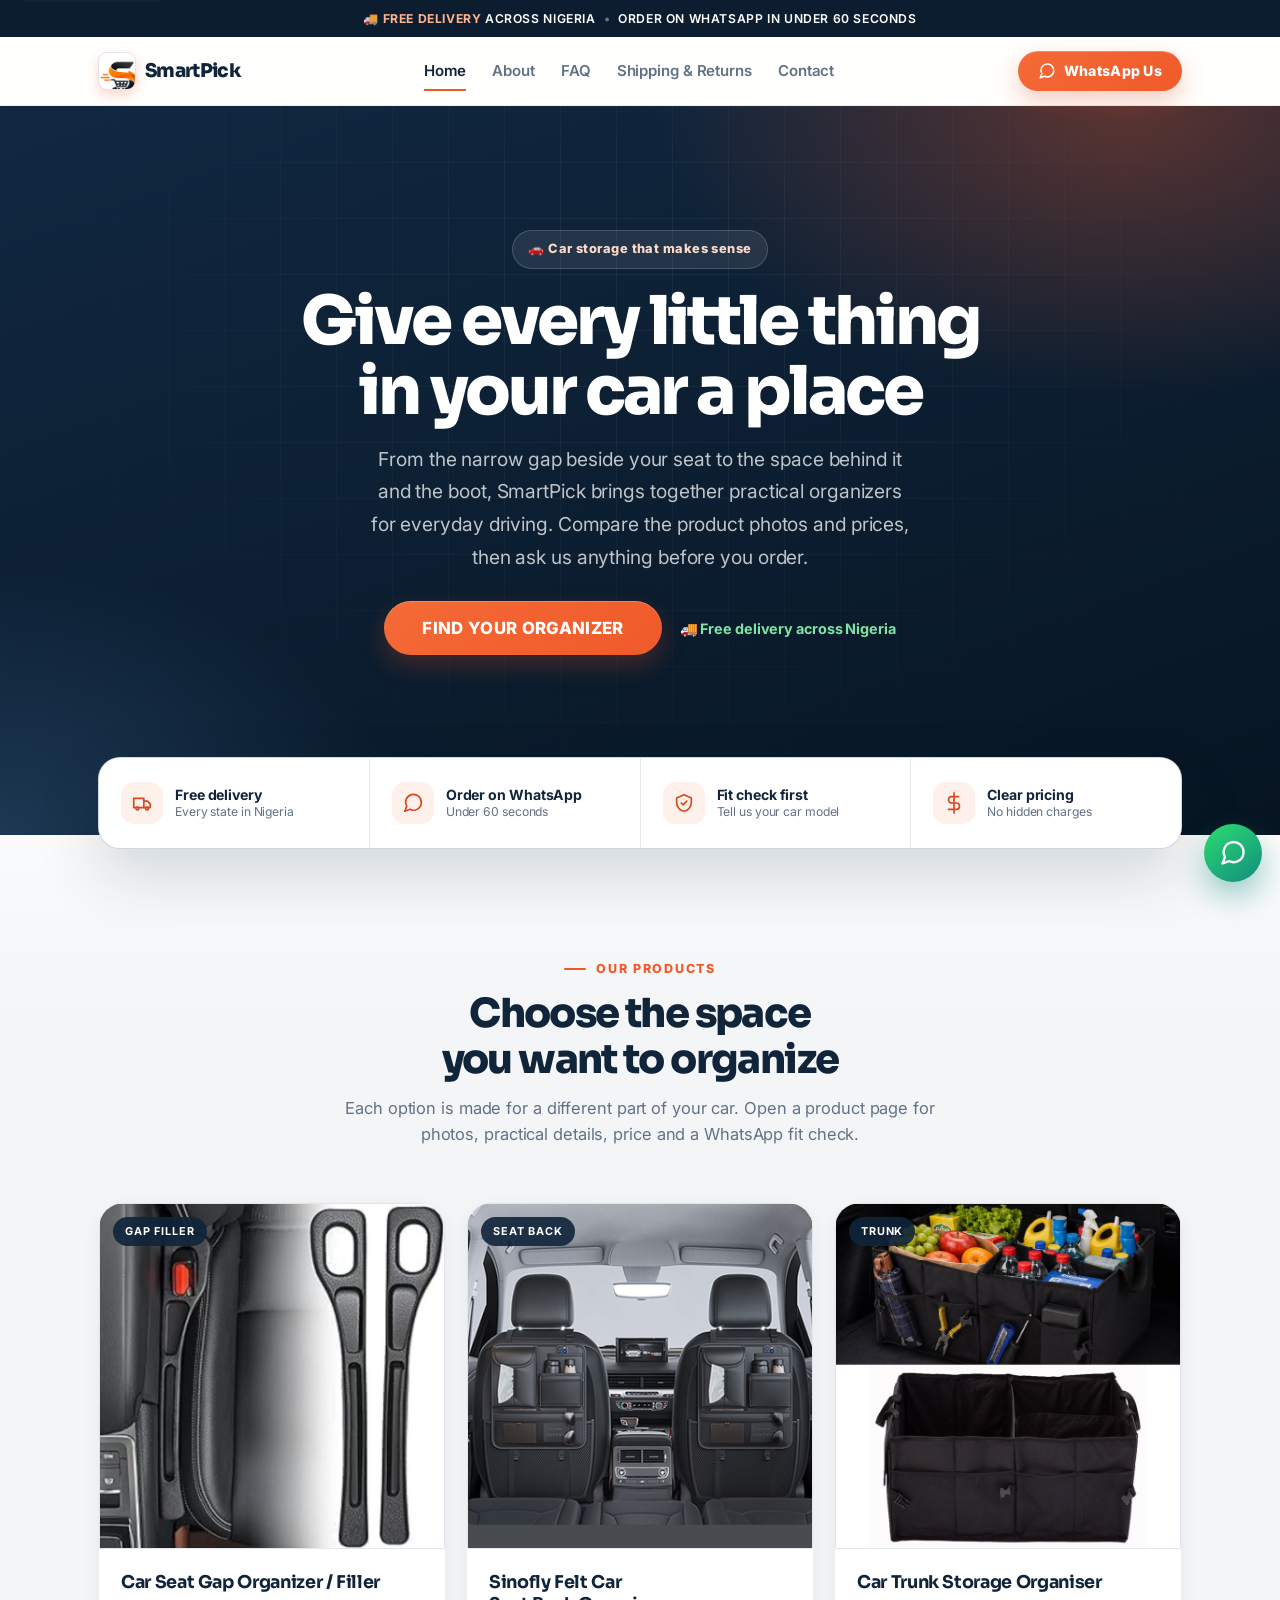
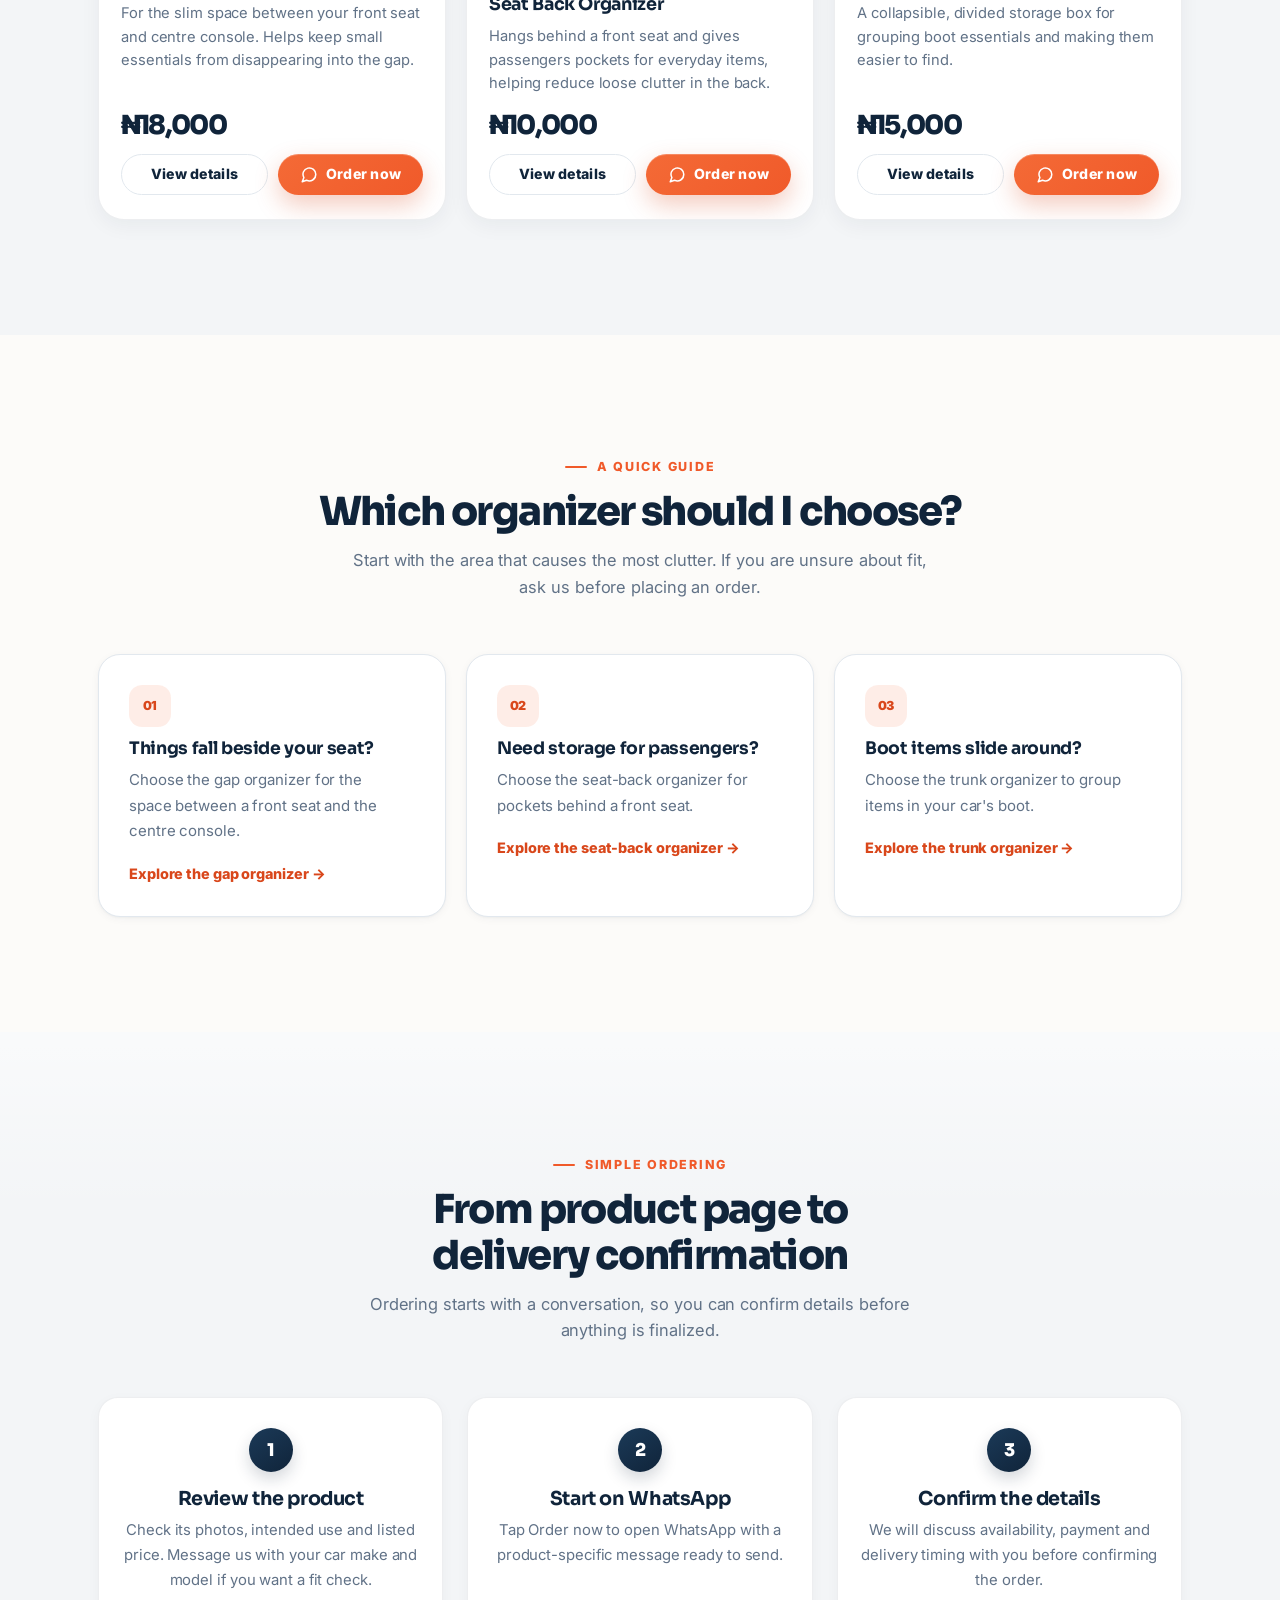
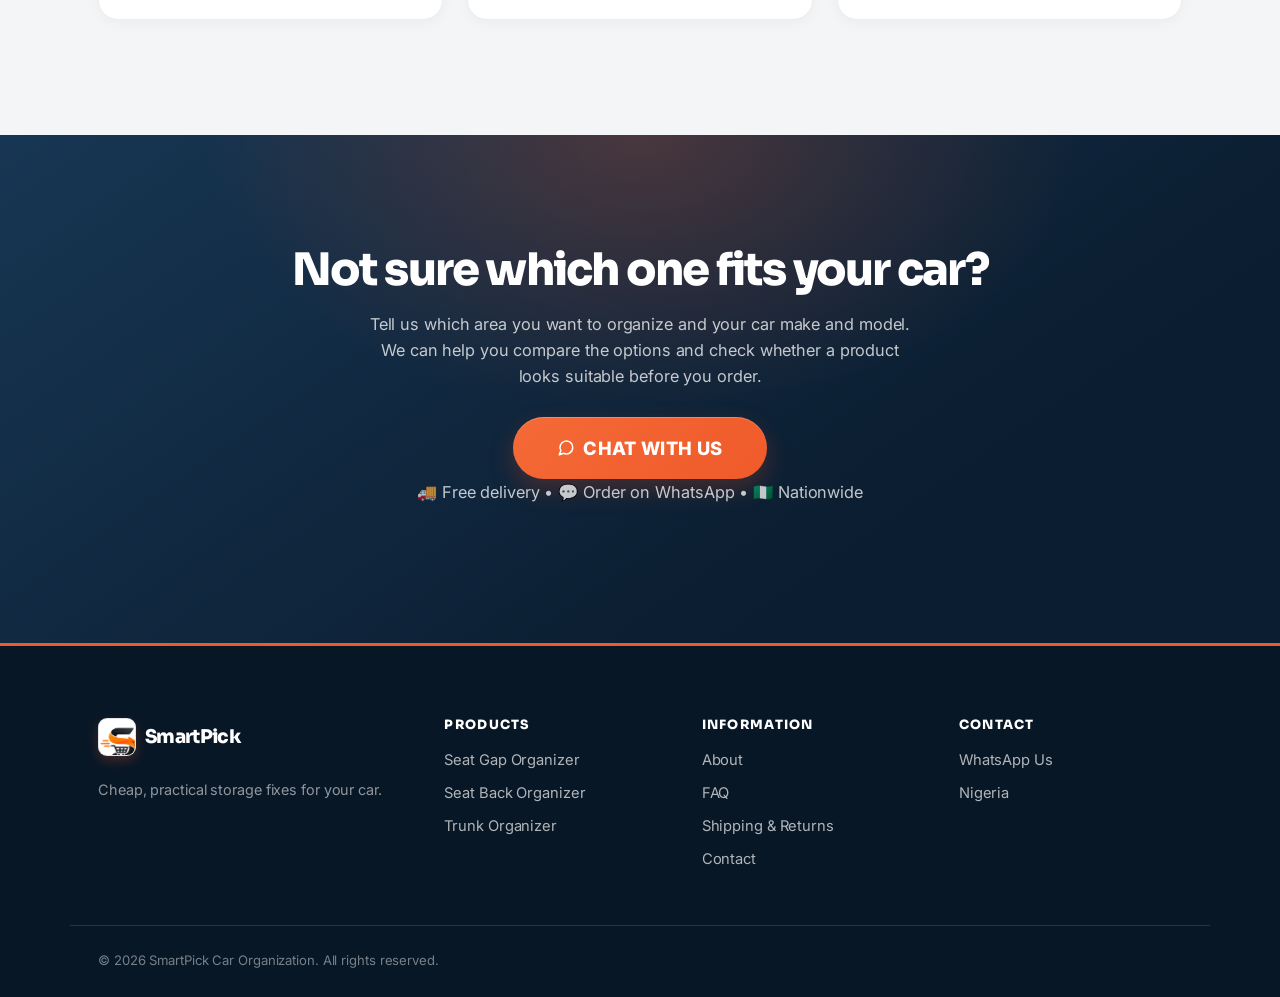
<file: smartpick/index.html>
﻿<!DOCTYPE html>
<html lang="en">
<head>
<meta charset="UTF-8" />
<meta name="viewport" content="width=device-width, initial-scale=1.0" />
<meta name="theme-color" content="#0B1F33" />
<title>SmartPick | Practical Car Organizers Delivered Across Nigeria</title>
<meta name="description" content="Find a practical organizer for the seat gap, back of your front seat or car boot. Browse product photos and clear prices, then order with SmartPick on WhatsApp." />
<link rel="icon" type="image/png" href="assets/logo/SmartPick_%20Motion%20Cart%20Logo.png" />
<link rel="preconnect" href="https://fonts.googleapis.com" />
<link rel="preconnect" href="https://fonts.gstatic.com" crossorigin />
<link href="https://fonts.googleapis.com/css2?family=Inter:wght@400;500;600;700;800&family=Sora:wght@600;700;800&display=swap" rel="stylesheet" />
<link rel="stylesheet" href="style.css" />
</head>
<body>
<a class="skip-link" href="#main-content">Skip to content</a>
<div class="announce"><div class="container announce__inner">
<span>🚚 <strong>Free delivery</strong> across Nigeria</span><span class="announce__dot">•</span><span>Order on WhatsApp in under 60 seconds</span>
</div></div>
<header class="header" id="header"><div class="container header__inner">
<a href="index.html" class="brand" aria-label="SmartPick Car Organization home"><span class="brand__mark" aria-hidden="true"><img src="assets/logo/SmartPick_%20Motion%20Cart%20Logo.png" alt="" /></span><span class="brand__name">SmartPick</span></a>
<nav class="nav" id="nav" aria-label="Main navigation"><a href="index.html" aria-current="page">Home</a><a href="about.html">About</a><a href="faq.html">FAQ</a><a href="shipping-returns.html">Shipping & Returns</a><a href="contact.html">Contact</a></nav>
<div class="header__actions">
<button type="button" class="btn btn--primary btn--sm js-order" data-product="general" data-cta="header"><svg class="ico" viewBox="0 0 24 24" fill="none" stroke="currentColor" stroke-width="2" stroke-linecap="round" stroke-linejoin="round" aria-hidden="true"><path d="M21 11.5a8.4 8.4 0 0 1-12.3 7.4L3 21l2.2-5.6A8.5 8.5 0 1 1 21 11.5Z"/></svg>WhatsApp Us</button>
<button type="button" class="menu-btn" id="menuBtn" aria-label="Open menu" aria-expanded="false" aria-controls="nav"><span></span><span></span><span></span></button>
</div></div></header>
<main id="main-content">
<section class="hero hero--center hero--dark"><div class="container">
<span class="pill">🚗 Car storage that makes sense</span>
<h1 class="hero__title">Give every little thing in your car a place</h1>
<p class="hero__sub">From the narrow gap beside your seat to the space behind it and the boot, SmartPick brings together practical organizers for everyday driving. Compare the product photos and prices, then ask us anything before you order.</p>
<div class="hero__cta hero__cta--center"><a href="#products" class="btn btn--primary btn--lg">FIND YOUR ORGANIZER</a><span class="hero__delivery">🚚 Free delivery across Nigeria</span></div>
</div></section>
<div class="truststrip"><div class="container"><div class="truststrip__grid">
<div class="truststrip__item"><span class="icon icon--accent" aria-hidden="true"><svg viewBox="0 0 24 24" fill="none" stroke="currentColor" stroke-width="1.8" stroke-linecap="round" stroke-linejoin="round"><path d="M3 7h11v10H3zM14 10h4l3 3v4h-7z"/><circle cx="7" cy="18" r="1.6"/><circle cx="17.5" cy="18" r="1.6"/></svg></span><div><strong>Free delivery</strong><small>Every state in Nigeria</small></div></div>
<div class="truststrip__item"><span class="icon icon--accent" aria-hidden="true"><svg viewBox="0 0 24 24" fill="none" stroke="currentColor" stroke-width="1.8" stroke-linecap="round" stroke-linejoin="round"><path d="M21 11.5a8.4 8.4 0 0 1-12.3 7.4L3 21l2.2-5.6A8.5 8.5 0 1 1 21 11.5Z"/></svg></span><div><strong>Order on WhatsApp</strong><small>Under 60 seconds</small></div></div>
<div class="truststrip__item"><span class="icon icon--accent" aria-hidden="true"><svg viewBox="0 0 24 24" fill="none" stroke="currentColor" stroke-width="1.8" stroke-linecap="round" stroke-linejoin="round"><path d="M12 3 4 6.5v5c0 4.6 3.3 8.9 8 9.5 4.7-.6 8-4.9 8-9.5v-5L12 3Z"/><path d="m9 12 2 2 4-4"/></svg></span><div><strong>Fit check first</strong><small>Tell us your car model</small></div></div>
<div class="truststrip__item"><span class="icon icon--accent" aria-hidden="true"><svg viewBox="0 0 24 24" fill="none" stroke="currentColor" stroke-width="1.8" stroke-linecap="round" stroke-linejoin="round"><path d="M12 1v22M17 5H9.5a3.5 3.5 0 0 0 0 7h5a3.5 3.5 0 0 1 0 7H6"/></svg></span><div><strong>Clear pricing</strong><small>No hidden charges</small></div></div>
</div></div></div>
<section class="section section--alt" id="products"><div class="container">
<header class="section__head"><span class="eyebrow">Our Products</span><h2>Choose the space you want to organize</h2><p>Each option is made for a different part of your car. Open a product page for photos, practical details, price and a WhatsApp fit check.</p></header>
<div class="grid grid--3 pgrid"><article class="pcard reveal"><a href="car-seat-gap-organizer.html" class="pcard__media"><span class="pcard__chip">Gap filler</span><figure class="media ph" data-ph="Car Seat Gap Filler EVA Car Organizer"><img src="assets/Car Seat Gap Filler EVA Car Organizer.jfif" alt="Car Seat Gap Organizer / Filler" loading="lazy" decoding="async" width="720" height="720" /></figure></a>
<div class="pcard__body"><h3><a href="car-seat-gap-organizer.html">Car Seat Gap Organizer / Filler</a></h3><p>For the slim space between your front seat and centre console. Helps keep small essentials from disappearing into the gap.</p>
<!-- CHANGE PRICE HERE -->
<div class="pcard__price"><span class="price__now">₦18,000</span></div>
<div class="pcard__actions"><a href="car-seat-gap-organizer.html" class="btn btn--ghost btn--sm">View details</a><button type="button" class="btn btn--primary btn--sm js-order" data-product="gap" data-cta="card-gap"><svg class="ico" viewBox="0 0 24 24" fill="none" stroke="currentColor" stroke-width="2" stroke-linecap="round" stroke-linejoin="round" aria-hidden="true"><path d="M21 11.5a8.4 8.4 0 0 1-12.3 7.4L3 21l2.2-5.6A8.5 8.5 0 1 1 21 11.5Z"/></svg>Order now</button></div></div></article><article class="pcard reveal"><a href="seat-back-organizer.html" class="pcard__media"><span class="pcard__chip">Seat back</span><figure class="media ph" data-ph="Car Back Seat Organiser Multi Pocket Storage Travel Tidy Bag Holder Hanging Bag"><img src="assets/Car Back Seat Organiser Multi Pocket Storage Travel Tidy Bag Holder Hanging Bag.jfif" alt="Sinofly Felt Car Seat Back Organizer" loading="lazy" decoding="async" width="720" height="720" /></figure></a>
<div class="pcard__body"><h3><a href="seat-back-organizer.html">Sinofly Felt Car Seat Back Organizer</a></h3><p>Hangs behind a front seat and gives passengers pockets for everyday items, helping reduce loose clutter in the back.</p>
<!-- CHANGE PRICE HERE -->
<div class="pcard__price"><span class="price__now">₦10,000</span></div>
<div class="pcard__actions"><a href="seat-back-organizer.html" class="btn btn--ghost btn--sm">View details</a><button type="button" class="btn btn--primary btn--sm js-order" data-product="seatback" data-cta="card-seatback"><svg class="ico" viewBox="0 0 24 24" fill="none" stroke="currentColor" stroke-width="2" stroke-linecap="round" stroke-linejoin="round" aria-hidden="true"><path d="M21 11.5a8.4 8.4 0 0 1-12.3 7.4L3 21l2.2-5.6A8.5 8.5 0 1 1 21 11.5Z"/></svg>Order now</button></div></div></article><article class="pcard reveal"><a href="trunk-organizer.html" class="pcard__media"><span class="pcard__chip">Trunk</span><figure class="media ph" data-ph="Oneteepv Car Trunk Organizer"><img src="assets/Oneteepv Car Trunk Organizer, Collapsible 3-Compartment Box，Black _ 22_05 x 15.75 x 10.24 in Oxford cloth organizer with dividers, mesh pockets and" alt="Car Trunk Storage Organiser" loading="lazy" decoding="async" width="720" height="720" /></figure></a>
<div class="pcard__body"><h3><a href="trunk-organizer.html">Car Trunk Storage Organiser</a></h3><p>A collapsible, divided storage box for grouping boot essentials and making them easier to find.</p>
<!-- CHANGE PRICE HERE -->
<div class="pcard__price"><span class="price__now">₦15,000</span></div>
<div class="pcard__actions"><a href="trunk-organizer.html" class="btn btn--ghost btn--sm">View details</a><button type="button" class="btn btn--primary btn--sm js-order" data-product="trunk" data-cta="card-trunk"><svg class="ico" viewBox="0 0 24 24" fill="none" stroke="currentColor" stroke-width="2" stroke-linecap="round" stroke-linejoin="round" aria-hidden="true"><path d="M21 11.5a8.4 8.4 0 0 1-12.3 7.4L3 21l2.2-5.6A8.5 8.5 0 1 1 21 11.5Z"/></svg>Order now</button></div></div></article></div></div></section>
<section class="section" id="choose"><div class="container">
<header class="section__head"><span class="eyebrow">A quick guide</span><h2>Which organizer should I choose?</h2><p>Start with the area that causes the most clutter. If you are unsure about fit, ask us before placing an order.</p></header>
<div class="grid grid--3 guide-grid">
<article class="guide-card"><span class="guide-card__number">01</span><h3>Things fall beside your seat?</h3><p>Choose the gap organizer for the space between a front seat and the centre console.</p><a href="car-seat-gap-organizer.html">Explore the gap organizer →</a></article>
<article class="guide-card"><span class="guide-card__number">02</span><h3>Need storage for passengers?</h3><p>Choose the seat-back organizer for pockets behind a front seat.</p><a href="seat-back-organizer.html">Explore the seat-back organizer →</a></article>
<article class="guide-card"><span class="guide-card__number">03</span><h3>Boot items slide around?</h3><p>Choose the trunk organizer to group items in your car's boot.</p><a href="trunk-organizer.html">Explore the trunk organizer →</a></article>
</div></div></section>
<section class="section section--alt" id="how"><div class="container">
<header class="section__head"><span class="eyebrow">Simple ordering</span><h2>From product page to delivery confirmation</h2><p>Ordering starts with a conversation, so you can confirm details before anything is finalized.</p></header>
<ol class="steps">
<li class="step"><span class="step__num">1</span><h3>Review the product</h3><p>Check its photos, intended use and listed price. Message us with your car make and model if you want a fit check.</p></li>
<li class="step"><span class="step__num">2</span><h3>Start on WhatsApp</h3><p>Tap Order now to open WhatsApp with a product-specific message ready to send.</p></li>
<li class="step"><span class="step__num">3</span><h3>Confirm the details</h3><p>We will discuss availability, payment and delivery timing with you before confirming the order.</p></li>
</ol></div></section>
<section class="final-cta"><div class="container final-cta__inner"><h2>Not sure which one fits your car?</h2>
<p>Tell us which area you want to organize and your car make and model. We can help you compare the options and check whether a product looks suitable before you order.</p>
<button type="button" class="btn btn--primary btn--xl js-order" data-product="general" data-cta="final"><svg class="ico" viewBox="0 0 24 24" fill="none" stroke="currentColor" stroke-width="2" stroke-linecap="round" stroke-linejoin="round" aria-hidden="true"><path d="M21 11.5a8.4 8.4 0 0 1-12.3 7.4L3 21l2.2-5.6A8.5 8.5 0 1 1 21 11.5Z"/></svg>CHAT WITH US</button>
<p class="final-cta__micro">🚚 Free delivery • 💬 Order on WhatsApp • 🇳🇬 Nationwide</p></div></section>
</main>
<footer class="footer"><div class="container footer__grid">
<div class="footer__brand"><span class="brand"><span class="brand__mark" aria-hidden="true"><img src="assets/logo/SmartPick_%20Motion%20Cart%20Logo.png" alt="" /></span><span class="brand__name">SmartPick</span></span>
<p class="footer__tagline">Cheap, practical storage fixes for your car.</p></div>
<nav class="footer__col" aria-label="Products"><h4>Products</h4><a href="car-seat-gap-organizer.html">Seat Gap Organizer</a><a href="seat-back-organizer.html">Seat Back Organizer</a><a href="trunk-organizer.html">Trunk Organizer</a></nav>
<nav class="footer__col" aria-label="Information"><h4>Information</h4><a href="about.html">About</a><a href="faq.html">FAQ</a><a href="shipping-returns.html">Shipping & Returns</a><a href="contact.html">Contact</a></nav>
<div class="footer__col"><h4>Contact</h4><a href="#" class="js-order" data-product="general" data-cta="footer">WhatsApp Us</a><span>Nigeria</span></div>
</div><div class="container footer__bottom"><p>© <span id="year"></span> SmartPick Car Organization. All rights reserved.</p></div></footer>
<button type="button" class="wa-float js-order" data-product="general" data-cta="float" aria-label="Chat on WhatsApp"><svg class="ico" viewBox="0 0 24 24" fill="none" stroke="currentColor" stroke-width="2" stroke-linecap="round" stroke-linejoin="round" aria-hidden="true"><path d="M21 11.5a8.4 8.4 0 0 1-12.3 7.4L3 21l2.2-5.6A8.5 8.5 0 1 1 21 11.5Z"/></svg></button>
<script src="script.js"></script>
</body>
</html>
</file>
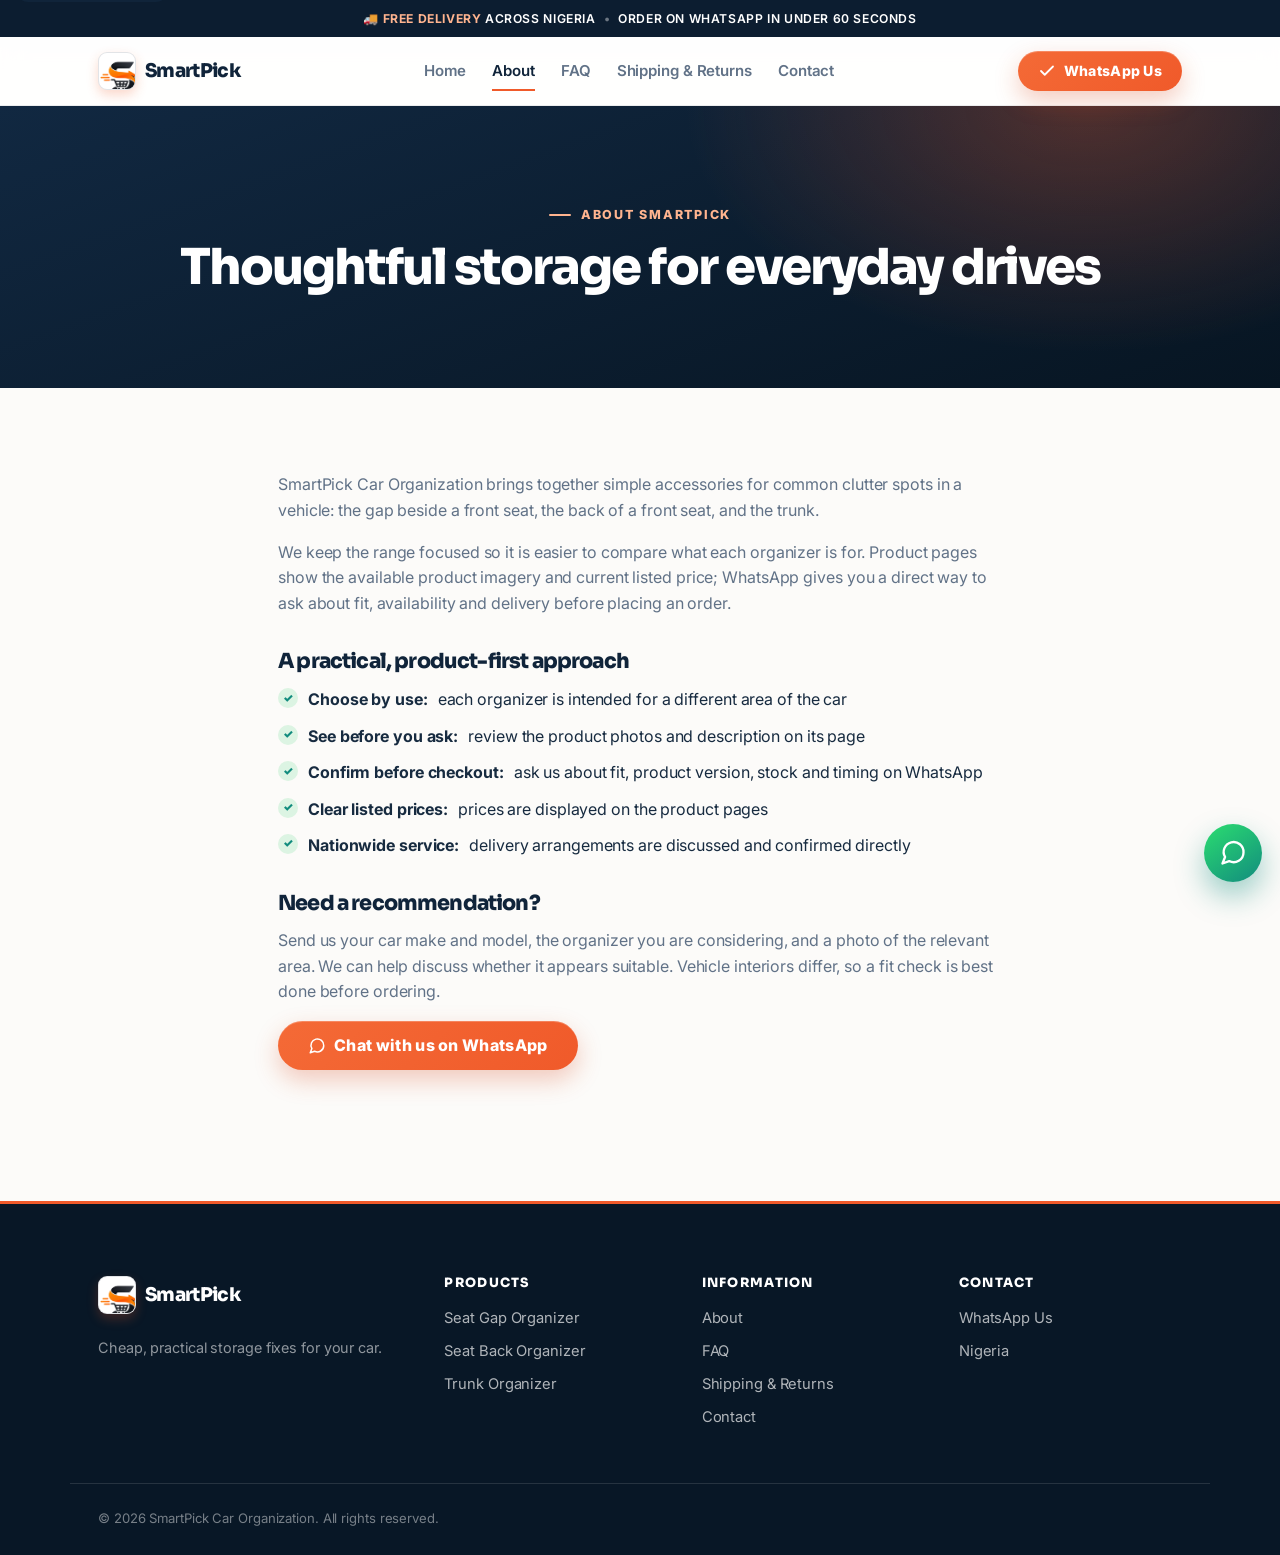
<file: smartpick/about.html>
<!DOCTYPE html>
<html lang="en">
<head>
<meta charset="UTF-8" />
<meta name="viewport" content="width=device-width, initial-scale=1.0" />
<meta name="theme-color" content="#0B1F33" />
<title>About SmartPick | Practical Car Organization in Nigeria</title>
<meta name="description" content="Learn how SmartPick helps Nigerian drivers find practical car organizers, compare clear prices and confirm product fit through WhatsApp." />
<link rel="icon" type="image/png" href="assets/logo/SmartPick_%20Motion%20Cart%20Logo.png" />
<link rel="preconnect" href="https://fonts.googleapis.com" />
<link rel="preconnect" href="https://fonts.gstatic.com" crossorigin />
<link href="https://fonts.googleapis.com/css2?family=Inter:wght@400;500;600;700;800&family=Sora:wght@600;700;800&display=swap" rel="stylesheet" />
<link rel="stylesheet" href="style.css" />
</head>
<body>
<a class="skip-link" href="#main-content">Skip to content</a>
<div class="announce"><div class="container announce__inner">
<span>🚚 <strong>Free delivery</strong> across Nigeria</span><span class="announce__dot">•</span><span>Order on WhatsApp in under 60 seconds</span>
</div></div>
<header class="header" id="header"><div class="container header__inner">
<a href="index.html" class="brand" aria-label="SmartPick Car Organization home"><span class="brand__mark" aria-hidden="true"><img src="assets/logo/SmartPick_%20Motion%20Cart%20Logo.png" alt="" /></span><span class="brand__name">SmartPick</span></a>
<nav class="nav" id="nav" aria-label="Main navigation"><a href="index.html">Home</a><a href="about.html" aria-current="page">About</a><a href="faq.html">FAQ</a><a href="shipping-returns.html">Shipping & Returns</a><a href="contact.html">Contact</a></nav>
<div class="header__actions">
<button type="button" class="btn btn--primary btn--sm js-order" data-product="general" data-cta="header"><svg class="ico" viewBox="0 0 24 24" fill="none" stroke="currentColor" stroke-width="2.4" stroke-linecap="round" stroke-linejoin="round"><path d="M20 6 9 17l-5-5"/></svg>WhatsApp Us</button>
<button type="button" class="menu-btn" id="menuBtn" aria-label="Open menu" aria-expanded="false" aria-controls="nav"><span></span><span></span><span></span></button>
</div></div></header>
<main id="main-content">
<section class="page-hero"><div class="container"><span class="eyebrow">About SmartPick</span><h1>Thoughtful storage for everyday drives</h1></div></section>
<section class="section page-body"><div class="container container--narrow"><div class="prose"><p>SmartPick Car Organization brings together simple accessories for common clutter spots in a vehicle: the gap beside a front seat, the back of a front seat, and the trunk.</p>
<p>We keep the range focused so it is easier to compare what each organizer is for. Product pages show the available product imagery and current listed price; WhatsApp gives you a direct way to ask about fit, availability and delivery before placing an order.</p>
<h2>A practical, product-first approach</h2><ul class="ticks"><li><strong>Choose by use:</strong> each organizer is intended for a different area of the car</li><li><strong>See before you ask:</strong> review the product photos and description on its page</li><li><strong>Confirm before checkout:</strong> ask us about fit, product version, stock and timing on WhatsApp</li><li><strong>Clear listed prices:</strong> prices are displayed on the product pages</li><li><strong>Nationwide service:</strong> delivery arrangements are discussed and confirmed directly</li></ul>
<h2>Need a recommendation?</h2><p>Send us your car make and model, the organizer you are considering, and a photo of the relevant area. We can help discuss whether it appears suitable. Vehicle interiors differ, so a fit check is best done before ordering.</p>
<p><button type="button" class="btn btn--primary js-order" data-product="general" data-cta="about"><svg class="ico" viewBox="0 0 24 24" fill="none" stroke="currentColor" stroke-width="2" stroke-linecap="round" stroke-linejoin="round" aria-hidden="true"><path d="M21 11.5a8.4 8.4 0 0 1-12.3 7.4L3 21l2.2-5.6A8.5 8.5 0 1 1 21 11.5Z"/></svg>Chat with us on WhatsApp</button></p></div></div></section>
</main>
<footer class="footer"><div class="container footer__grid">
<div class="footer__brand"><span class="brand"><span class="brand__mark" aria-hidden="true"><img src="assets/logo/SmartPick_%20Motion%20Cart%20Logo.png" alt="" /></span><span class="brand__name">SmartPick</span></span>
<p class="footer__tagline">Cheap, practical storage fixes for your car.</p></div>
<nav class="footer__col" aria-label="Products"><h4>Products</h4><a href="car-seat-gap-organizer.html">Seat Gap Organizer</a><a href="seat-back-organizer.html">Seat Back Organizer</a><a href="trunk-organizer.html">Trunk Organizer</a></nav>
<nav class="footer__col" aria-label="Information"><h4>Information</h4><a href="about.html">About</a><a href="faq.html">FAQ</a><a href="shipping-returns.html">Shipping & Returns</a><a href="contact.html">Contact</a></nav>
<div class="footer__col"><h4>Contact</h4><a href="#" class="js-order" data-product="general" data-cta="footer">WhatsApp Us</a><span>Nigeria</span></div>
</div><div class="container footer__bottom"><p>© <span id="year"></span> SmartPick Car Organization. All rights reserved.</p></div></footer>
<button type="button" class="wa-float js-order" data-product="general" data-cta="float" aria-label="Chat on WhatsApp"><svg class="ico" viewBox="0 0 24 24" fill="none" stroke="currentColor" stroke-width="2" stroke-linecap="round" stroke-linejoin="round" aria-hidden="true"><path d="M21 11.5a8.4 8.4 0 0 1-12.3 7.4L3 21l2.2-5.6A8.5 8.5 0 1 1 21 11.5Z"/></svg></button>
<script src="script.js"></script>
</body>
</html>
</file>
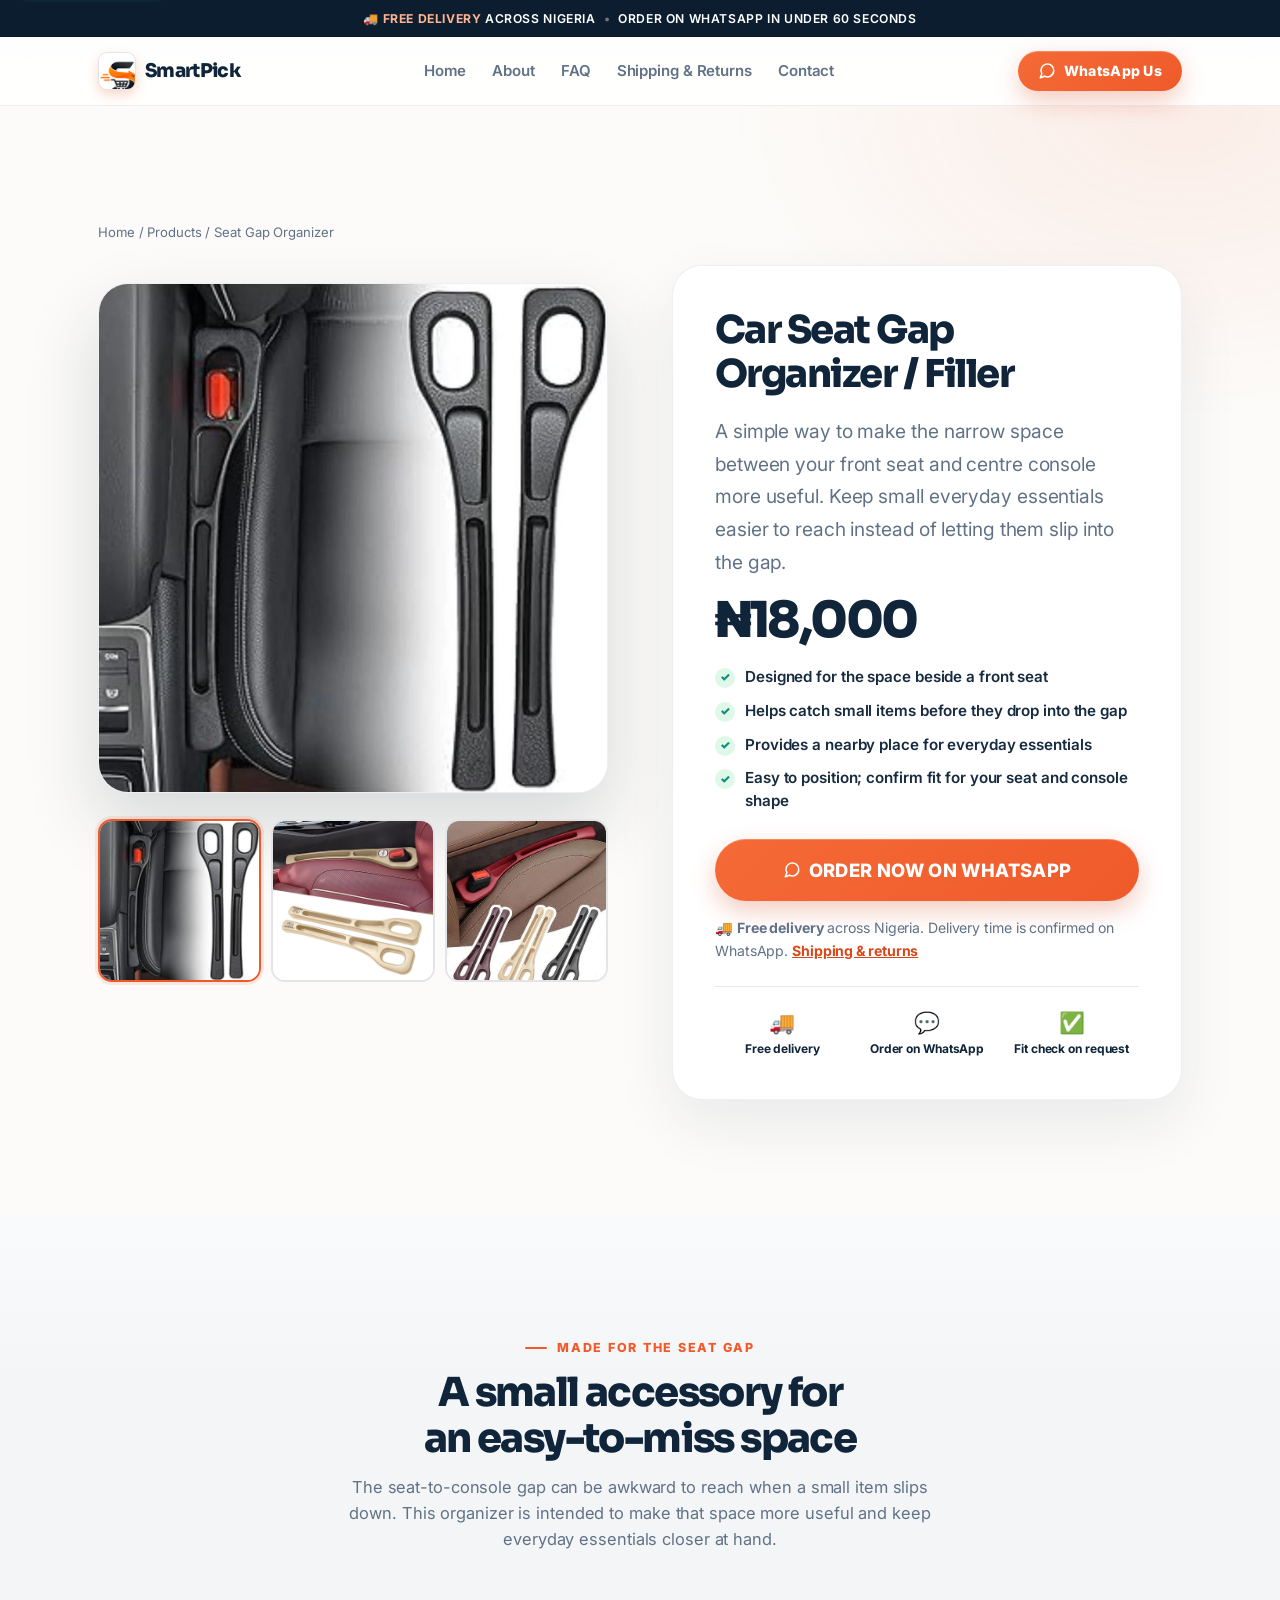
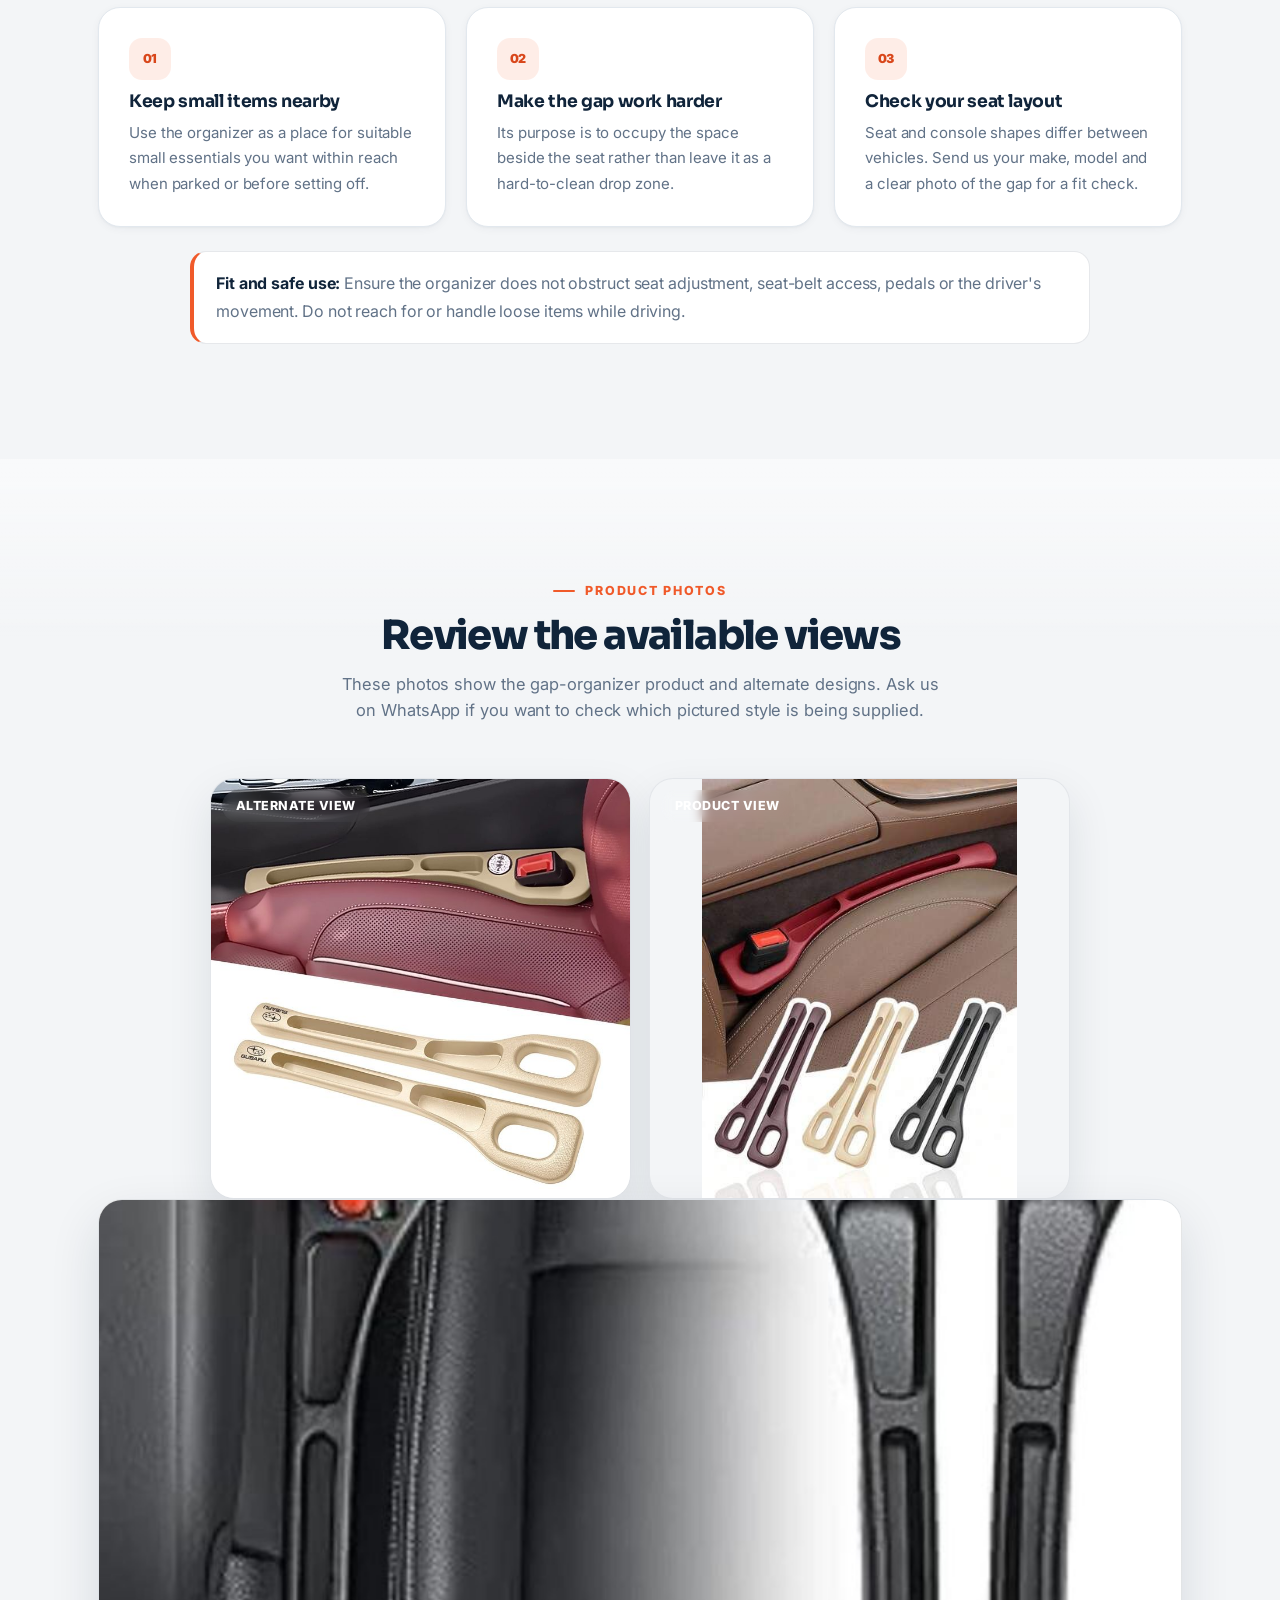
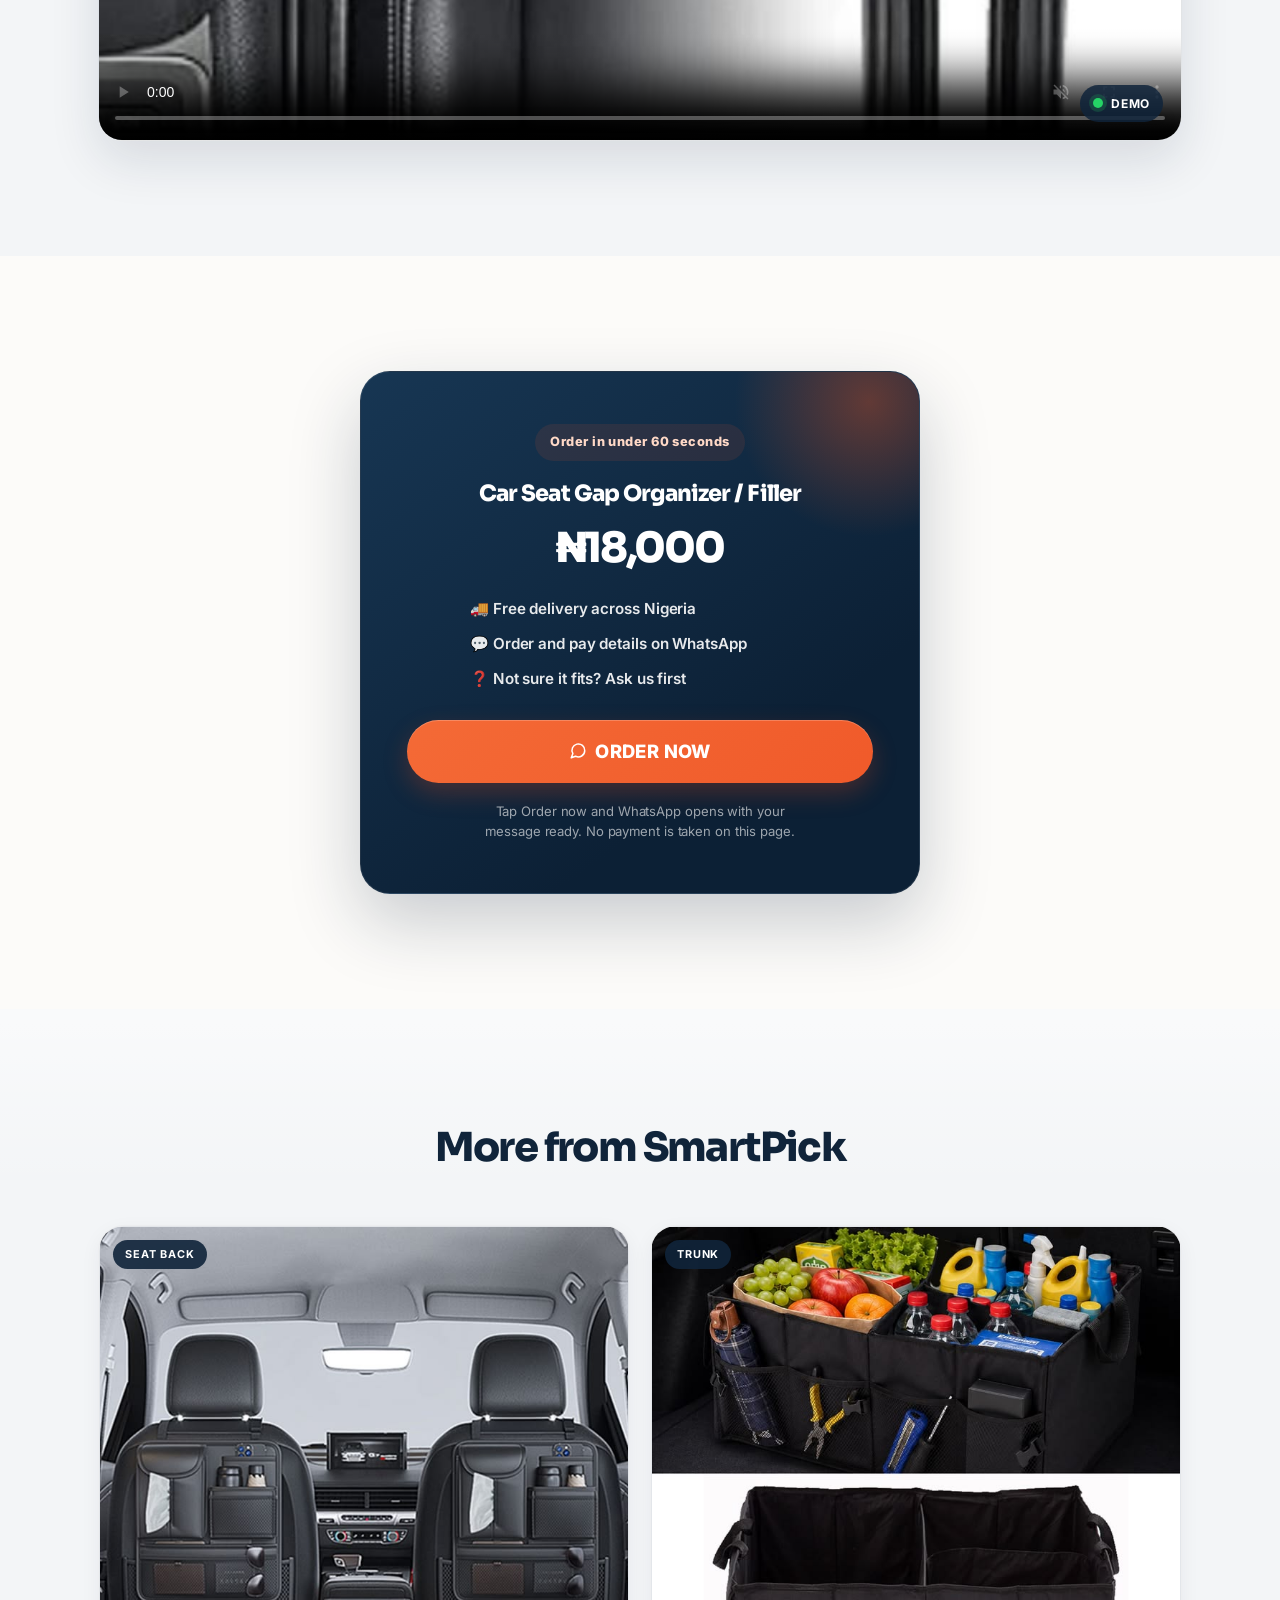
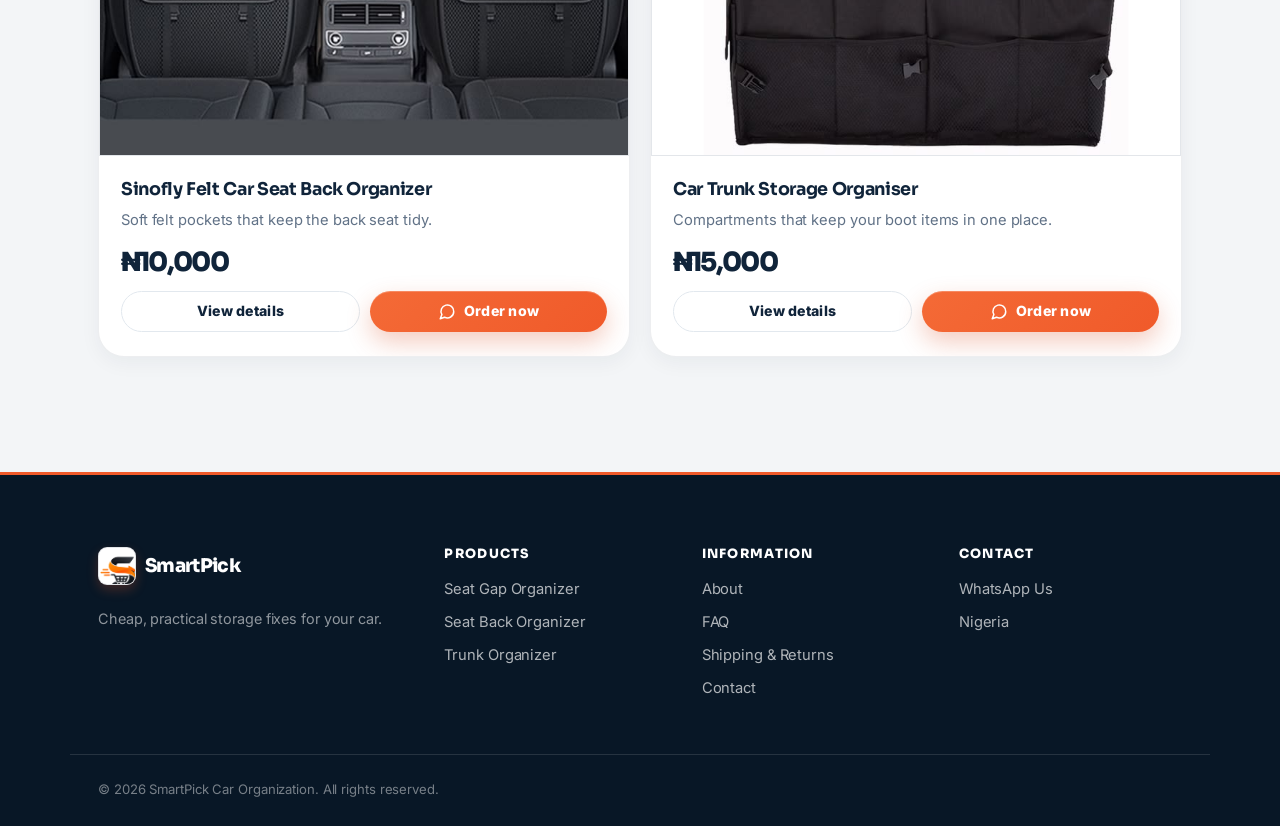
<file: smartpick/car-seat-gap-organizer.html>
﻿<!DOCTYPE html>
<html lang="en">
<head>
<meta charset="UTF-8" />
<meta name="viewport" content="width=device-width, initial-scale=1.0" />
<meta name="theme-color" content="#0B1F33" />
<title>Car Seat Gap Organizer / Filler | SmartPick Nigeria</title>
<meta name="description" content="A practical car seat gap organizer to help keep small essentials out of the space beside your front seat. View photos, check fit with SmartPick and order on WhatsApp." />
<link rel="icon" type="image/png" href="assets/logo/SmartPick_%20Motion%20Cart%20Logo.png" />
<link rel="preconnect" href="https://fonts.googleapis.com" />
<link rel="preconnect" href="https://fonts.gstatic.com" crossorigin />
<link href="https://fonts.googleapis.com/css2?family=Inter:wght@400;500;600;700;800&family=Sora:wght@600;700;800&display=swap" rel="stylesheet" />
<link rel="stylesheet" href="style.css" />
</head>
<body>
<a class="skip-link" href="#main-content">Skip to content</a>
<div class="announce"><div class="container announce__inner">
<span>🚚 <strong>Free delivery</strong> across Nigeria</span><span class="announce__dot">•</span><span>Order on WhatsApp in under 60 seconds</span>
</div></div>
<header class="header" id="header"><div class="container header__inner">
<a href="index.html" class="brand" aria-label="SmartPick Car Organization home"><span class="brand__mark" aria-hidden="true"><img src="assets/logo/SmartPick_%20Motion%20Cart%20Logo.png" alt="" /></span><span class="brand__name">SmartPick</span></a>
<nav class="nav" id="nav" aria-label="Main navigation"><a href="index.html">Home</a><a href="about.html">About</a><a href="faq.html">FAQ</a><a href="shipping-returns.html">Shipping & Returns</a><a href="contact.html">Contact</a></nav>
<div class="header__actions">
<button type="button" class="btn btn--primary btn--sm js-order" data-product="general" data-cta="header"><svg class="ico" viewBox="0 0 24 24" fill="none" stroke="currentColor" stroke-width="2" stroke-linecap="round" stroke-linejoin="round" aria-hidden="true"><path d="M21 11.5a8.4 8.4 0 0 1-12.3 7.4L3 21l2.2-5.6A8.5 8.5 0 1 1 21 11.5Z"/></svg>WhatsApp Us</button>
<button type="button" class="menu-btn" id="menuBtn" aria-label="Open menu" aria-expanded="false" aria-controls="nav"><span></span><span></span><span></span></button>
</div></div></header>
<main id="main-content">
<section class="section pdp"><div class="container">
<p class="crumbs"><a href="index.html">Home</a> / <a href="index.html#products">Products</a> / Seat Gap Organizer</p>
<div class="pdp__grid">
<div class="pdp__media">
<div class="product-gallery">
<figure class="media media--hero"><img src="assets/Car Seat Gap Filler EVA Car Organizer.jfif" data-gallery-main alt="Car Seat Gap Organizer / Filler" loading="eager" decoding="async" width="720" height="720" /></figure>
<div class="gallery-thumbs" aria-label="Product gallery thumbnails">
<button type="button" class="gallery-thumb is-active" data-gallery-target="assets/Car Seat Gap Filler EVA Car Organizer.jfif" data-gallery-alt="Car Seat Gap Organizer / Filler" aria-label="View main product image"><img src="assets/Car Seat Gap Filler EVA Car Organizer.jfif" alt="Product main view" loading="lazy" decoding="async" width="220" height="220" /></button>
<button type="button" class="gallery-thumb" data-gallery-target="assets/Dual-Slot Car Seat Gap Organizer.jfif" data-gallery-alt="Alternate view of a car seat gap organizer" aria-label="View alternate product image"><img src="assets/Dual-Slot Car Seat Gap Organizer.jfif" alt="Alternate product view" loading="lazy" decoding="async" width="220" height="220" /></button>
<button type="button" class="gallery-thumb" data-gallery-target="assets/2pcs Car Seat Gap Filler, Anti-Leakage & Anti-Drop! Gap Filler & Sealing Strip, Can Be Used For Edge Gap Storage And Organization, Essential Car Interior Accessory [Recommended By Auto Enthusiasts], Must-Have For .jfif" data-gallery-alt="Two-piece car seat gap filler product image" aria-label="View another product image"><img src="assets/2pcs Car Seat Gap Filler, Anti-Leakage & Anti-Drop! Gap Filler & Sealing Strip, Can Be Used For Edge Gap Storage And Organization, Essential Car Interior Accessory [Recommended By Auto Enthusiasts], Must-Have For .jfif" alt="Two-piece gap filler product view" loading="lazy" decoding="async" width="220" height="220" /></button>
</div>
</div>
</div>
<div class="pdp__info">
<h1 class="pdp__title">Car Seat Gap Organizer / Filler</h1>
<p class="hero__sub">A simple way to make the narrow space between your front seat and centre console more useful. Keep small everyday essentials easier to reach instead of letting them slip into the gap.</p>
<!-- CHANGE PRICE HERE -->
<div class="hero__price"><span class="price__now">₦18,000</span></div>
<ul class="hero__points"><li>Designed for the space beside a front seat</li><li>Helps catch small items before they drop into the gap</li><li>Provides a nearby place for everyday essentials</li><li>Easy to position; confirm fit for your seat and console shape</li></ul>
<button type="button" class="btn btn--primary btn--xl btn--block js-order" data-product="gap" data-cta="product-main"><svg class="ico" viewBox="0 0 24 24" fill="none" stroke="currentColor" stroke-width="2" stroke-linecap="round" stroke-linejoin="round" aria-hidden="true"><path d="M21 11.5a8.4 8.4 0 0 1-12.3 7.4L3 21l2.2-5.6A8.5 8.5 0 1 1 21 11.5Z"/></svg>ORDER NOW ON WHATSAPP</button>
<p class="ship-note">🚚 <strong>Free delivery</strong> across Nigeria. Delivery time is confirmed on WhatsApp. <a href="shipping-returns.html">Shipping &amp; returns</a></p>
<ul class="pdp__trust"><li><span>🚚</span>Free delivery</li><li><span>💬</span>Order on WhatsApp</li><li><span>✅</span>Fit check on request</li></ul>
</div></div></div></section>
<section class="section section--alt"><div class="container">
<header class="section__head"><span class="eyebrow">Made for the seat gap</span><h2>A small accessory for an easy-to-miss space</h2><p>The seat-to-console gap can be awkward to reach when a small item slips down. This organizer is intended to make that space more useful and keep everyday essentials closer at hand.</p></header>
<div class="grid grid--3 detail-grid">
<article class="detail-card"><span class="detail-card__icon">01</span><h3>Keep small items nearby</h3><p>Use the organizer as a place for suitable small essentials you want within reach when parked or before setting off.</p></article>
<article class="detail-card"><span class="detail-card__icon">02</span><h3>Make the gap work harder</h3><p>Its purpose is to occupy the space beside the seat rather than leave it as a hard-to-clean drop zone.</p></article>
<article class="detail-card"><span class="detail-card__icon">03</span><h3>Check your seat layout</h3><p>Seat and console shapes differ between vehicles. Send us your make, model and a clear photo of the gap for a fit check.</p></article>
</div>
<aside class="fit-note"><strong>Fit and safe use:</strong> Ensure the organizer does not obstruct seat adjustment, seat-belt access, pedals or the driver's movement. Do not reach for or handle loose items while driving.</aside>
</div></section>
<section class="section section--alt"><div class="container">
<header class="section__head"><span class="eyebrow">Product photos</span><h2>Review the available views</h2><p>These photos show the gap-organizer product and alternate designs. Ask us on WhatsApp if you want to check which pictured style is being supplied.</p></header>
<div class="ba">
<div class="ba__col"><span class="ba__label">Alternate view</span><figure class="media ph" data-ph="Dual-Slot Car Seat Gap Organizer"><img src="assets/Dual-Slot Car Seat Gap Organizer.jfif" alt="Alternate view of a car seat gap organizer" loading="lazy" decoding="async" width="720" height="720" /></figure></div>
<div class="ba__col"><span class="ba__label">Product view</span><figure class="media ph" data-ph="2pcs Car Seat Gap Filler pack"><img src="assets/2pcs Car Seat Gap Filler, Anti-Leakage & Anti-Drop! Gap Filler & Sealing Strip, Can Be Used For Edge Gap Storage And Organization, Essential Car Interior Accessory [Recommended By Auto Enthusiasts], Must-Have For .jfif" alt="Two-piece car seat gap filler product image" loading="lazy" decoding="async" width="720" height="720" /></figure></div>
</div>
<div class="video-card" aria-label="Product preview video card">
<video class="video-card__video" src="assets/DYMTRUS___ssspin.io_1790627596.mp4" poster="assets/Car Seat Gap Filler EVA Car Organizer.jfif" autoplay muted loop playsinline controls preload="metadata" width="960" height="540"></video>
<span class="video-card__badge">Demo</span>
</div>
</div></section>
<section class="section"><div class="container container--narrow">
<div class="price-card"><span class="pill pill--dark">Order in under 60 seconds</span>
<h2 class="price-card__title">Car Seat Gap Organizer / Filler</h2>
<!-- CHANGE PRICE HERE -->
<div class="price-card__price"><span class="price__now">₦18,000</span></div>
<ul class="price-card__list"><li>🚚 Free delivery across Nigeria</li><li>💬 Order and pay details on WhatsApp</li><li>❓ Not sure it fits? Ask us first</li></ul>
<button type="button" class="btn btn--primary btn--xl btn--block js-order" data-product="gap" data-cta="product-bottom"><svg class="ico" viewBox="0 0 24 24" fill="none" stroke="currentColor" stroke-width="2" stroke-linecap="round" stroke-linejoin="round" aria-hidden="true"><path d="M21 11.5a8.4 8.4 0 0 1-12.3 7.4L3 21l2.2-5.6A8.5 8.5 0 1 1 21 11.5Z"/></svg>ORDER NOW</button>
<p class="price-card__note">Tap Order now and WhatsApp opens with your message ready. No payment is taken on this page.</p></div></div></section>
<section class="section section--alt"><div class="container"><header class="section__head"><h2>More from SmartPick</h2></header>
<div class="grid grid--2 pgrid pgrid--2"><article class="pcard reveal"><a href="seat-back-organizer.html" class="pcard__media"><span class="pcard__chip">Seat back</span><figure class="media ph" data-ph="Car Back Seat Organiser Multi Pocket Storage Travel Tidy Bag Holder Hanging Bag"><img src="assets/Car Back Seat Organiser Multi Pocket Storage Travel Tidy Bag Holder Hanging Bag.jfif" alt="Sinofly Felt Car Seat Back Organizer" loading="lazy" decoding="async" /></figure></a>
<div class="pcard__body"><h3><a href="seat-back-organizer.html">Sinofly Felt Car Seat Back Organizer</a></h3><p>Soft felt pockets that keep the back seat tidy.</p>
<!-- CHANGE PRICE HERE -->
<div class="pcard__price"><span class="price__now">₦10,000</span></div>
<div class="pcard__actions"><a href="seat-back-organizer.html" class="btn btn--ghost btn--sm">View details</a><button type="button" class="btn btn--primary btn--sm js-order" data-product="seatback" data-cta="card-seatback"><svg class="ico" viewBox="0 0 24 24" fill="none" stroke="currentColor" stroke-width="2" stroke-linecap="round" stroke-linejoin="round" aria-hidden="true"><path d="M21 11.5a8.4 8.4 0 0 1-12.3 7.4L3 21l2.2-5.6A8.5 8.5 0 1 1 21 11.5Z"/></svg>Order now</button></div></div></article><article class="pcard reveal"><a href="trunk-organizer.html" class="pcard__media"><span class="pcard__chip">Trunk</span><figure class="media ph" data-ph="Car Trunk Organizer"><img src="assets/Oneteepv Car Trunk Organizer, Collapsible 3-Compartment Box，Black _ 22_05 x 15.75 x 10.24 in Oxford cloth organizer with dividers, mesh pockets and" alt="Car Trunk Storage Organiser" loading="lazy" decoding="async" /></figure></a>
<div class="pcard__body"><h3><a href="trunk-organizer.html">Car Trunk Storage Organiser</a></h3><p>Compartments that keep your boot items in one place.</p>
<!-- CHANGE PRICE HERE -->
<div class="pcard__price"><span class="price__now">₦15,000</span></div>
<div class="pcard__actions"><a href="trunk-organizer.html" class="btn btn--ghost btn--sm">View details</a><button type="button" class="btn btn--primary btn--sm js-order" data-product="trunk" data-cta="card-trunk"><svg class="ico" viewBox="0 0 24 24" fill="none" stroke="currentColor" stroke-width="2" stroke-linecap="round" stroke-linejoin="round" aria-hidden="true"><path d="M21 11.5a8.4 8.4 0 0 1-12.3 7.4L3 21l2.2-5.6A8.5 8.5 0 1 1 21 11.5Z"/></svg>Order now</button></div></div></article></div></div></section>
</main>
<footer class="footer"><div class="container footer__grid">
<div class="footer__brand"><span class="brand"><span class="brand__mark" aria-hidden="true"><img src="assets/logo/SmartPick_%20Motion%20Cart%20Logo.png" alt="" /></span><span class="brand__name">SmartPick</span></span>
<p class="footer__tagline">Cheap, practical storage fixes for your car.</p></div>
<nav class="footer__col" aria-label="Products"><h4>Products</h4><a href="car-seat-gap-organizer.html">Seat Gap Organizer</a><a href="seat-back-organizer.html">Seat Back Organizer</a><a href="trunk-organizer.html">Trunk Organizer</a></nav>
<nav class="footer__col" aria-label="Information"><h4>Information</h4><a href="about.html">About</a><a href="faq.html">FAQ</a><a href="shipping-returns.html">Shipping & Returns</a><a href="contact.html">Contact</a></nav>
<div class="footer__col"><h4>Contact</h4><a href="#" class="js-order" data-product="general" data-cta="footer">WhatsApp Us</a><span>Nigeria</span></div>
</div><div class="container footer__bottom"><p>© <span id="year"></span> SmartPick Car Organization. All rights reserved.</p></div></footer>
<div class="sticky-bar" id="stickyBar" aria-hidden="true"><div class="sticky-bar__info"><span class="sticky-bar__price">₦18,000</span><span class="sticky-bar__ship">🚚 Free delivery</span></div>
<button type="button" class="btn btn--primary js-order" data-product="gap" data-cta="sticky"><svg class="ico" viewBox="0 0 24 24" fill="none" stroke="currentColor" stroke-width="2" stroke-linecap="round" stroke-linejoin="round" aria-hidden="true"><path d="M21 11.5a8.4 8.4 0 0 1-12.3 7.4L3 21l2.2-5.6A8.5 8.5 0 1 1 21 11.5Z"/></svg>ORDER NOW</button></div>
<script src="script.js"></script>
</body>
</html>
</file>
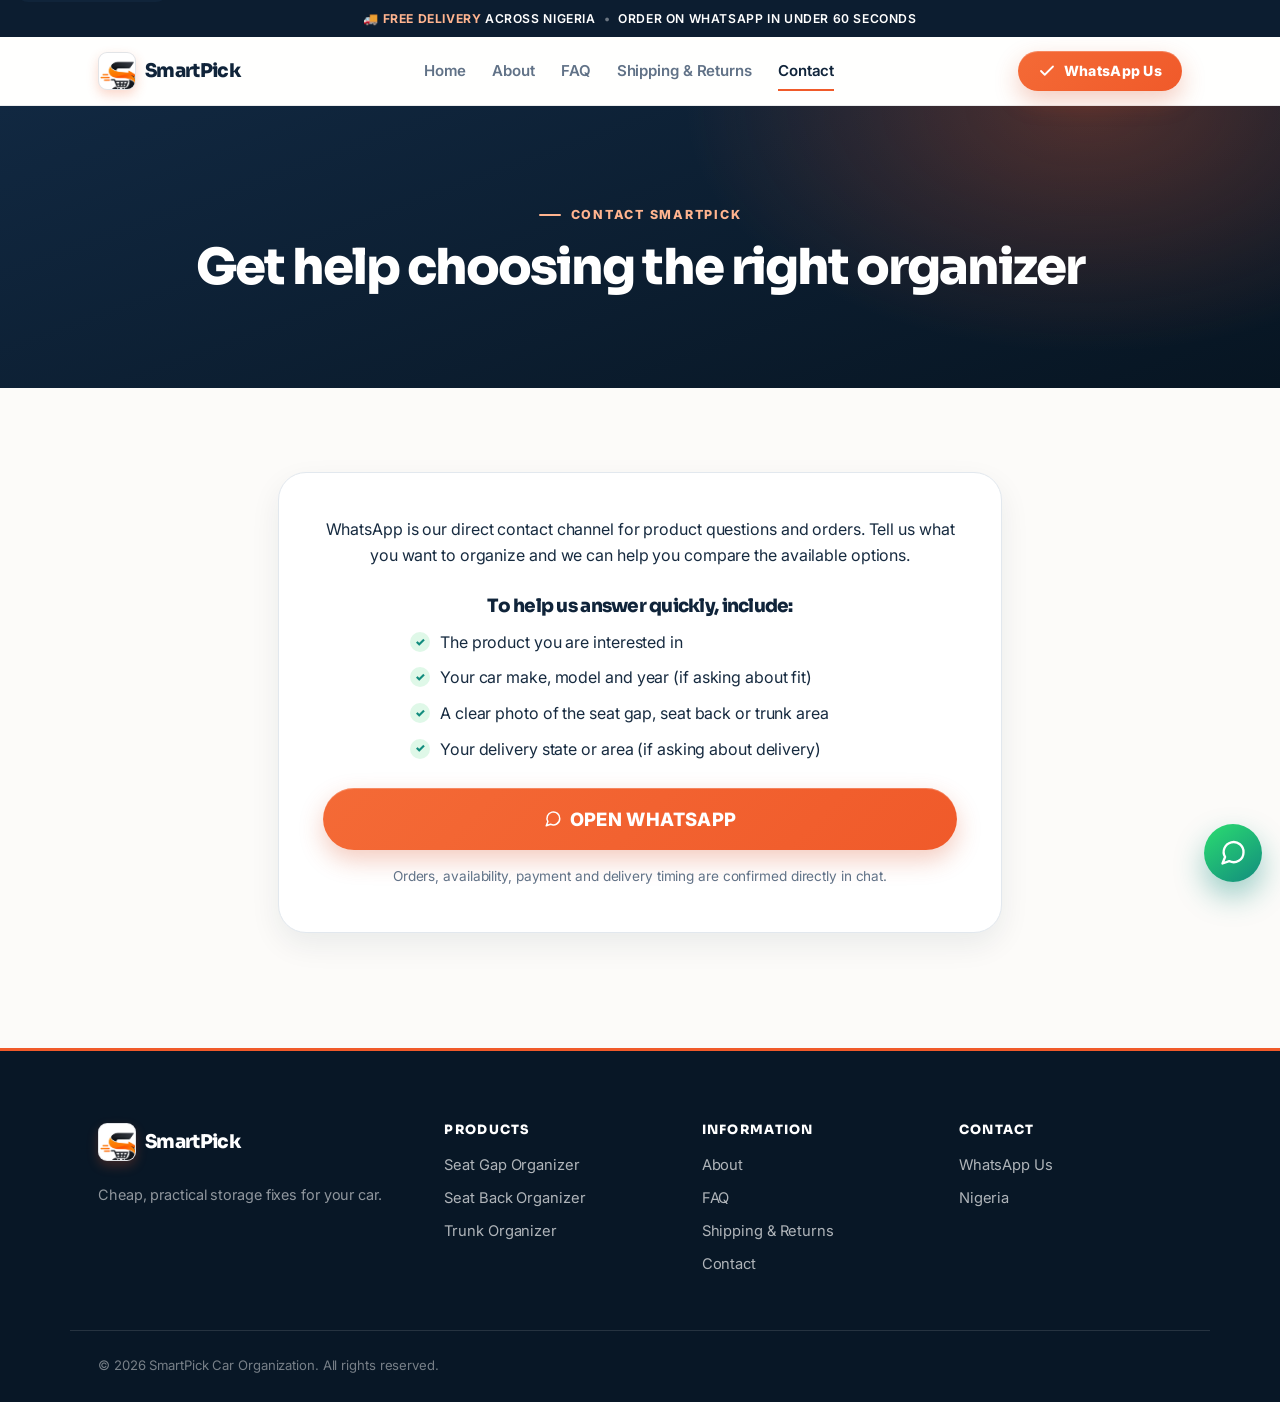
<file: smartpick/contact.html>
<!DOCTYPE html>
<html lang="en">
<head>
<meta charset="UTF-8" />
<meta name="viewport" content="width=device-width, initial-scale=1.0" />
<meta name="theme-color" content="#0B1F33" />
<title>Contact | SmartPick</title>
<meta name="description" content="Contact SmartPick on WhatsApp to place a car organizer order, ask about vehicle fit, check availability or confirm delivery details." />
<link rel="icon" type="image/png" href="assets/logo/SmartPick_%20Motion%20Cart%20Logo.png" />
<link rel="preconnect" href="https://fonts.googleapis.com" />
<link rel="preconnect" href="https://fonts.gstatic.com" crossorigin />
<link href="https://fonts.googleapis.com/css2?family=Inter:wght@400;500;600;700;800&family=Sora:wght@600;700;800&display=swap" rel="stylesheet" />
<link rel="stylesheet" href="style.css" />
</head>
<body>
<a class="skip-link" href="#main-content">Skip to content</a>
<div class="announce"><div class="container announce__inner">
<span>🚚 <strong>Free delivery</strong> across Nigeria</span><span class="announce__dot">•</span><span>Order on WhatsApp in under 60 seconds</span>
</div></div>
<header class="header" id="header"><div class="container header__inner">
<a href="index.html" class="brand" aria-label="SmartPick Car Organization home"><span class="brand__mark" aria-hidden="true"><img src="assets/logo/SmartPick_%20Motion%20Cart%20Logo.png" alt="" /></span><span class="brand__name">SmartPick</span></a>
<nav class="nav" id="nav" aria-label="Main navigation"><a href="index.html">Home</a><a href="about.html">About</a><a href="faq.html">FAQ</a><a href="shipping-returns.html">Shipping & Returns</a><a href="contact.html" aria-current="page">Contact</a></nav>
<div class="header__actions">
<button type="button" class="btn btn--primary btn--sm js-order" data-product="general" data-cta="header"><svg class="ico" viewBox="0 0 24 24" fill="none" stroke="currentColor" stroke-width="2.4" stroke-linecap="round" stroke-linejoin="round"><path d="M20 6 9 17l-5-5"/></svg>WhatsApp Us</button>
<button type="button" class="menu-btn" id="menuBtn" aria-label="Open menu" aria-expanded="false" aria-controls="nav"><span></span><span></span><span></span></button>
</div></div></header>
<main id="main-content">
<section class="page-hero"><div class="container"><span class="eyebrow">Contact SmartPick</span><h1>Get help choosing the right organizer</h1></div></section>
<section class="section page-body"><div class="container container--narrow"><div class="contact-card"><p>WhatsApp is our direct contact channel for product questions and orders. Tell us what you want to organize and we can help you compare the available options.</p>
<h2>To help us answer quickly, include:</h2><ul class="ticks contact-checklist"><li>The product you are interested in</li><li>Your car make, model and year (if asking about fit)</li><li>A clear photo of the seat gap, seat back or trunk area</li><li>Your delivery state or area (if asking about delivery)</li></ul>
<button type="button" class="btn btn--primary btn--xl btn--block js-order" data-product="general" data-cta="contact"><svg class="ico" viewBox="0 0 24 24" fill="none" stroke="currentColor" stroke-width="2" stroke-linecap="round" stroke-linejoin="round" aria-hidden="true"><path d="M21 11.5a8.4 8.4 0 0 1-12.3 7.4L3 21l2.2-5.6A8.5 8.5 0 1 1 21 11.5Z"/></svg>OPEN WHATSAPP</button>
<p class="contact-card__note">Orders, availability, payment and delivery timing are confirmed directly in chat.</p></div></div></section>
</main>
<footer class="footer"><div class="container footer__grid">
<div class="footer__brand"><span class="brand"><span class="brand__mark" aria-hidden="true"><img src="assets/logo/SmartPick_%20Motion%20Cart%20Logo.png" alt="" /></span><span class="brand__name">SmartPick</span></span>
<p class="footer__tagline">Cheap, practical storage fixes for your car.</p></div>
<nav class="footer__col" aria-label="Products"><h4>Products</h4><a href="car-seat-gap-organizer.html">Seat Gap Organizer</a><a href="seat-back-organizer.html">Seat Back Organizer</a><a href="trunk-organizer.html">Trunk Organizer</a></nav>
<nav class="footer__col" aria-label="Information"><h4>Information</h4><a href="about.html">About</a><a href="faq.html">FAQ</a><a href="shipping-returns.html">Shipping & Returns</a><a href="contact.html">Contact</a></nav>
<div class="footer__col"><h4>Contact</h4><a href="#" class="js-order" data-product="general" data-cta="footer">WhatsApp Us</a><span>Nigeria</span></div>
</div><div class="container footer__bottom"><p>© <span id="year"></span> SmartPick Car Organization. All rights reserved.</p></div></footer>
<button type="button" class="wa-float js-order" data-product="general" data-cta="float" aria-label="Chat on WhatsApp"><svg class="ico" viewBox="0 0 24 24" fill="none" stroke="currentColor" stroke-width="2" stroke-linecap="round" stroke-linejoin="round" aria-hidden="true"><path d="M21 11.5a8.4 8.4 0 0 1-12.3 7.4L3 21l2.2-5.6A8.5 8.5 0 1 1 21 11.5Z"/></svg></button>
<script src="script.js"></script>
</body>
</html>
</file>
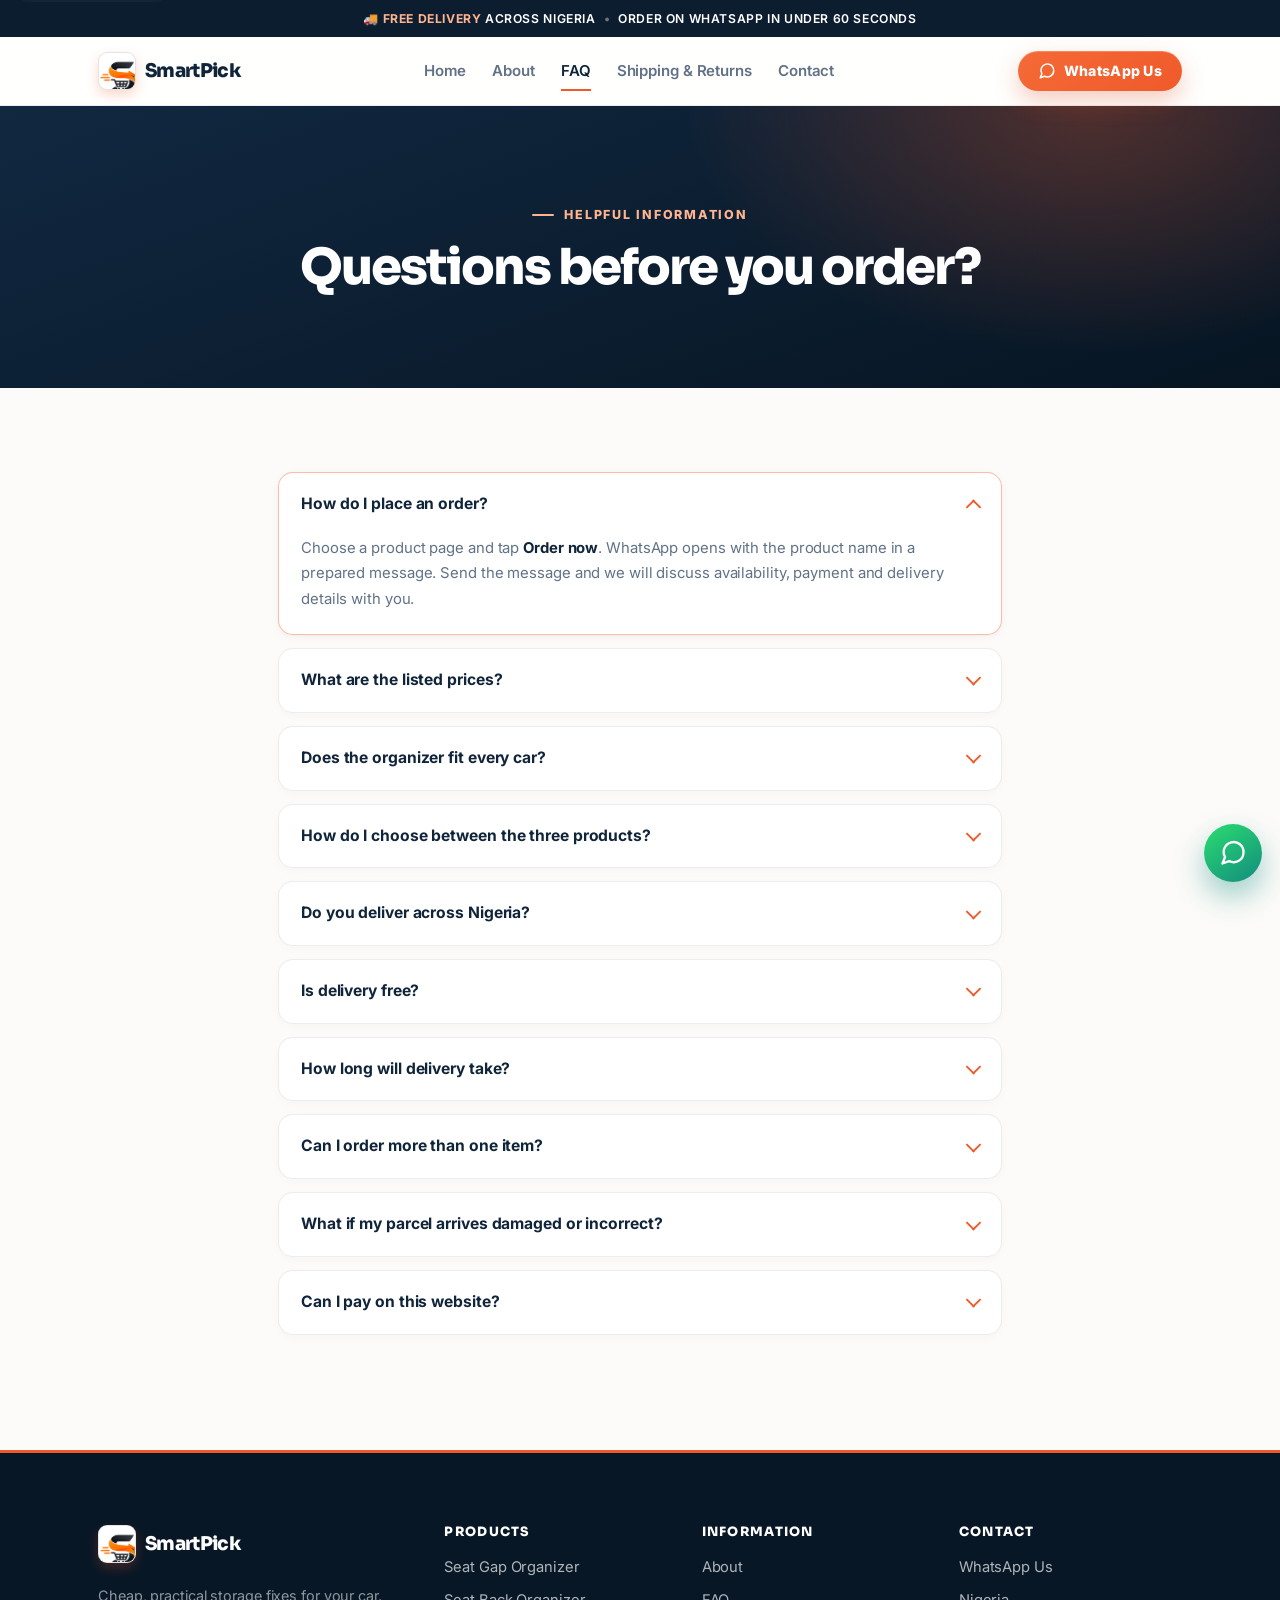
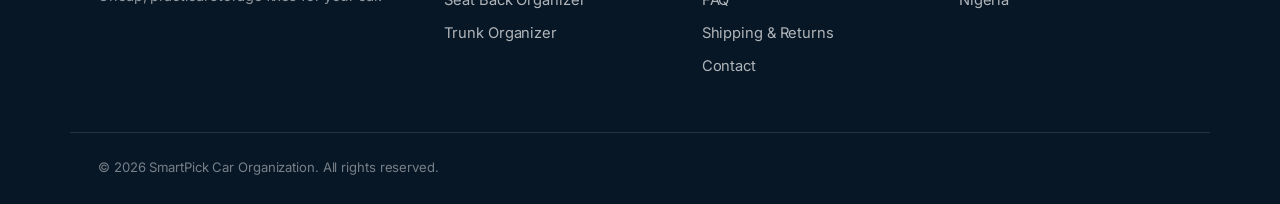
<file: smartpick/faq.html>
<!DOCTYPE html>
<html lang="en">
<head>
<meta charset="UTF-8" />
<meta name="viewport" content="width=device-width, initial-scale=1.0" />
<meta name="theme-color" content="#0B1F33" />
<title>FAQ | SmartPick</title>
<meta name="description" content="Answers about ordering, delivery and fit checks for SmartPick car organizers in Nigeria." />
<link rel="icon" type="image/png" href="assets/logo/SmartPick_%20Motion%20Cart%20Logo.png" />
<link rel="preconnect" href="https://fonts.googleapis.com" />
<link rel="preconnect" href="https://fonts.gstatic.com" crossorigin />
<link href="https://fonts.googleapis.com/css2?family=Inter:wght@400;500;600;700;800&family=Sora:wght@600;700;800&display=swap" rel="stylesheet" />
<link rel="stylesheet" href="style.css" />
</head>
<body>
<a class="skip-link" href="#main-content">Skip to content</a>
<div class="announce"><div class="container announce__inner">
<span>🚚 <strong>Free delivery</strong> across Nigeria</span><span class="announce__dot">•</span><span>Order on WhatsApp in under 60 seconds</span>
</div></div>
<header class="header" id="header"><div class="container header__inner">
<a href="index.html" class="brand" aria-label="SmartPick Car Organization home"><span class="brand__mark" aria-hidden="true"><img src="assets/logo/SmartPick_%20Motion%20Cart%20Logo.png" alt="" /></span><span class="brand__name">SmartPick</span></a>
<nav class="nav" id="nav" aria-label="Main navigation"><a href="index.html">Home</a><a href="about.html">About</a><a href="faq.html" aria-current="page">FAQ</a><a href="shipping-returns.html">Shipping & Returns</a><a href="contact.html">Contact</a></nav>
<div class="header__actions">
<button type="button" class="btn btn--primary btn--sm js-order" data-product="general" data-cta="header"><svg class="ico" viewBox="0 0 24 24" fill="none" stroke="currentColor" stroke-width="2" stroke-linecap="round" stroke-linejoin="round" aria-hidden="true"><path d="M21 11.5a8.4 8.4 0 0 1-12.3 7.4L3 21l2.2-5.6A8.5 8.5 0 1 1 21 11.5Z"/></svg>WhatsApp Us</button>
<button type="button" class="menu-btn" id="menuBtn" aria-label="Open menu" aria-expanded="false" aria-controls="nav"><span></span><span></span><span></span></button>
</div></div></header>
<main id="main-content">
<section class="page-hero"><div class="container"><span class="eyebrow">Helpful information</span><h1>Questions before you order?</h1></div></section>
<section class="section page-body"><div class="container container--narrow"><div class="faq">
<details class="faq__item" open><summary>How do I place an order?</summary><div class="faq__body"><p>Choose a product page and tap <strong>Order now</strong>. WhatsApp opens with the product name in a prepared message. Send the message and we will discuss availability, payment and delivery details with you.</p></div></details>
<details class="faq__item"><summary>What are the listed prices?</summary><div class="faq__body"><p>The current listed prices are <strong>₦18,000</strong> for the seat gap organizer, <strong>₦10,000</strong> for the Sinofly seat-back organizer and <strong>₦15,000</strong> for the trunk organizer. Confirm current availability with us before payment.</p></div></details>
<details class="faq__item"><summary>Does the organizer fit every car?</summary><div class="faq__body"><p>Vehicle seats, consoles and trunks vary. Send your car make, model and year plus a clear photo of the area you want to organize. We can discuss the fit before you order, but please confirm any measurements or fit details with us directly.</p></div></details>
<details class="faq__item"><summary>How do I choose between the three products?</summary><div class="faq__body"><p>The gap organizer is for the space beside a front seat; the seat-back organizer is for storage behind a front seat; the trunk organizer is for grouping items in the boot. Each product page has photos and more detail.</p></div></details>
<details class="faq__item"><summary>Do you deliver across Nigeria?</summary><div class="faq__body"><p>Yes. SmartPick offers delivery across Nigeria. Share your state and area on WhatsApp so we can confirm the expected timing for your location.</p></div></details>
<details class="faq__item"><summary>Is delivery free?</summary><div class="faq__body"><p>Free delivery is currently advertised on the site. Confirm the delivery arrangement for your location with us on WhatsApp before completing your order.</p></div></details>
<details class="faq__item"><summary>How long will delivery take?</summary><div class="faq__body"><p>Timing depends on the destination and current delivery arrangements. We will provide an estimate on WhatsApp before confirming the order.</p></div></details>
<details class="faq__item"><summary>Can I order more than one item?</summary><div class="faq__body"><p>Yes. List the products and quantities you want in your WhatsApp message. We will confirm availability before you proceed.</p></div></details>
<details class="faq__item"><summary>What if my parcel arrives damaged or incorrect?</summary><div class="faq__body"><p>Contact us on WhatsApp promptly and include clear photos of the parcel and item. We will review the issue and explain the next steps. See <a href="shipping-returns.html">Shipping &amp; Returns</a> for more information.</p></div></details>
<details class="faq__item"><summary>Can I pay on this website?</summary><div class="faq__body"><p>No. This is a product catalogue, not an online checkout. Payment instructions are discussed with you directly on WhatsApp.</p></div></details>
</div></div></section>
</main>
<footer class="footer"><div class="container footer__grid">
<div class="footer__brand"><span class="brand"><span class="brand__mark" aria-hidden="true"><img src="assets/logo/SmartPick_%20Motion%20Cart%20Logo.png" alt="" /></span><span class="brand__name">SmartPick</span></span>
<p class="footer__tagline">Cheap, practical storage fixes for your car.</p></div>
<nav class="footer__col" aria-label="Products"><h4>Products</h4><a href="car-seat-gap-organizer.html">Seat Gap Organizer</a><a href="seat-back-organizer.html">Seat Back Organizer</a><a href="trunk-organizer.html">Trunk Organizer</a></nav>
<nav class="footer__col" aria-label="Information"><h4>Information</h4><a href="about.html">About</a><a href="faq.html">FAQ</a><a href="shipping-returns.html">Shipping & Returns</a><a href="contact.html">Contact</a></nav>
<div class="footer__col"><h4>Contact</h4><a href="#" class="js-order" data-product="general" data-cta="footer">WhatsApp Us</a><span>Nigeria</span></div>
</div><div class="container footer__bottom"><p>© <span id="year"></span> SmartPick Car Organization. All rights reserved.</p></div></footer>
<button type="button" class="wa-float js-order" data-product="general" data-cta="float" aria-label="Chat on WhatsApp"><svg class="ico" viewBox="0 0 24 24" fill="none" stroke="currentColor" stroke-width="2" stroke-linecap="round" stroke-linejoin="round" aria-hidden="true"><path d="M21 11.5a8.4 8.4 0 0 1-12.3 7.4L3 21l2.2-5.6A8.5 8.5 0 1 1 21 11.5Z"/></svg></button>
<script src="script.js"></script>
</body>
</html>
</file>
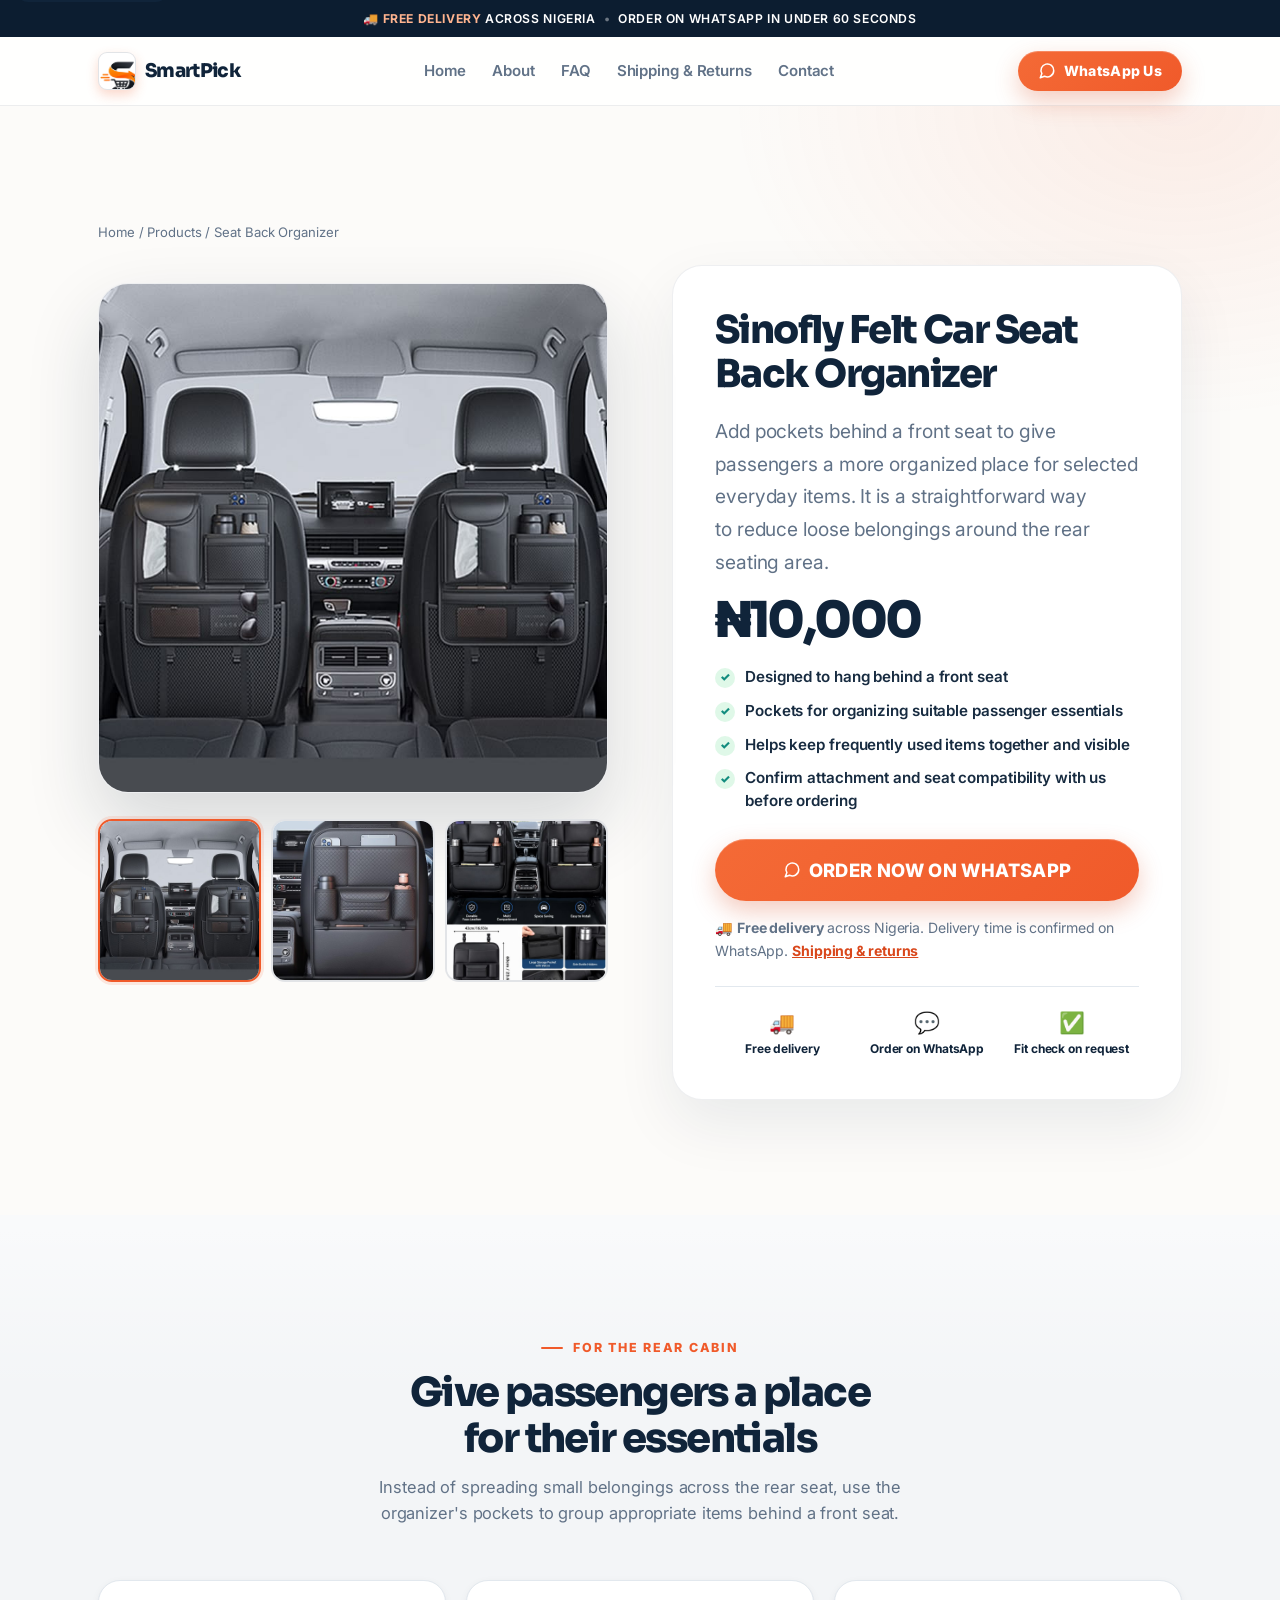
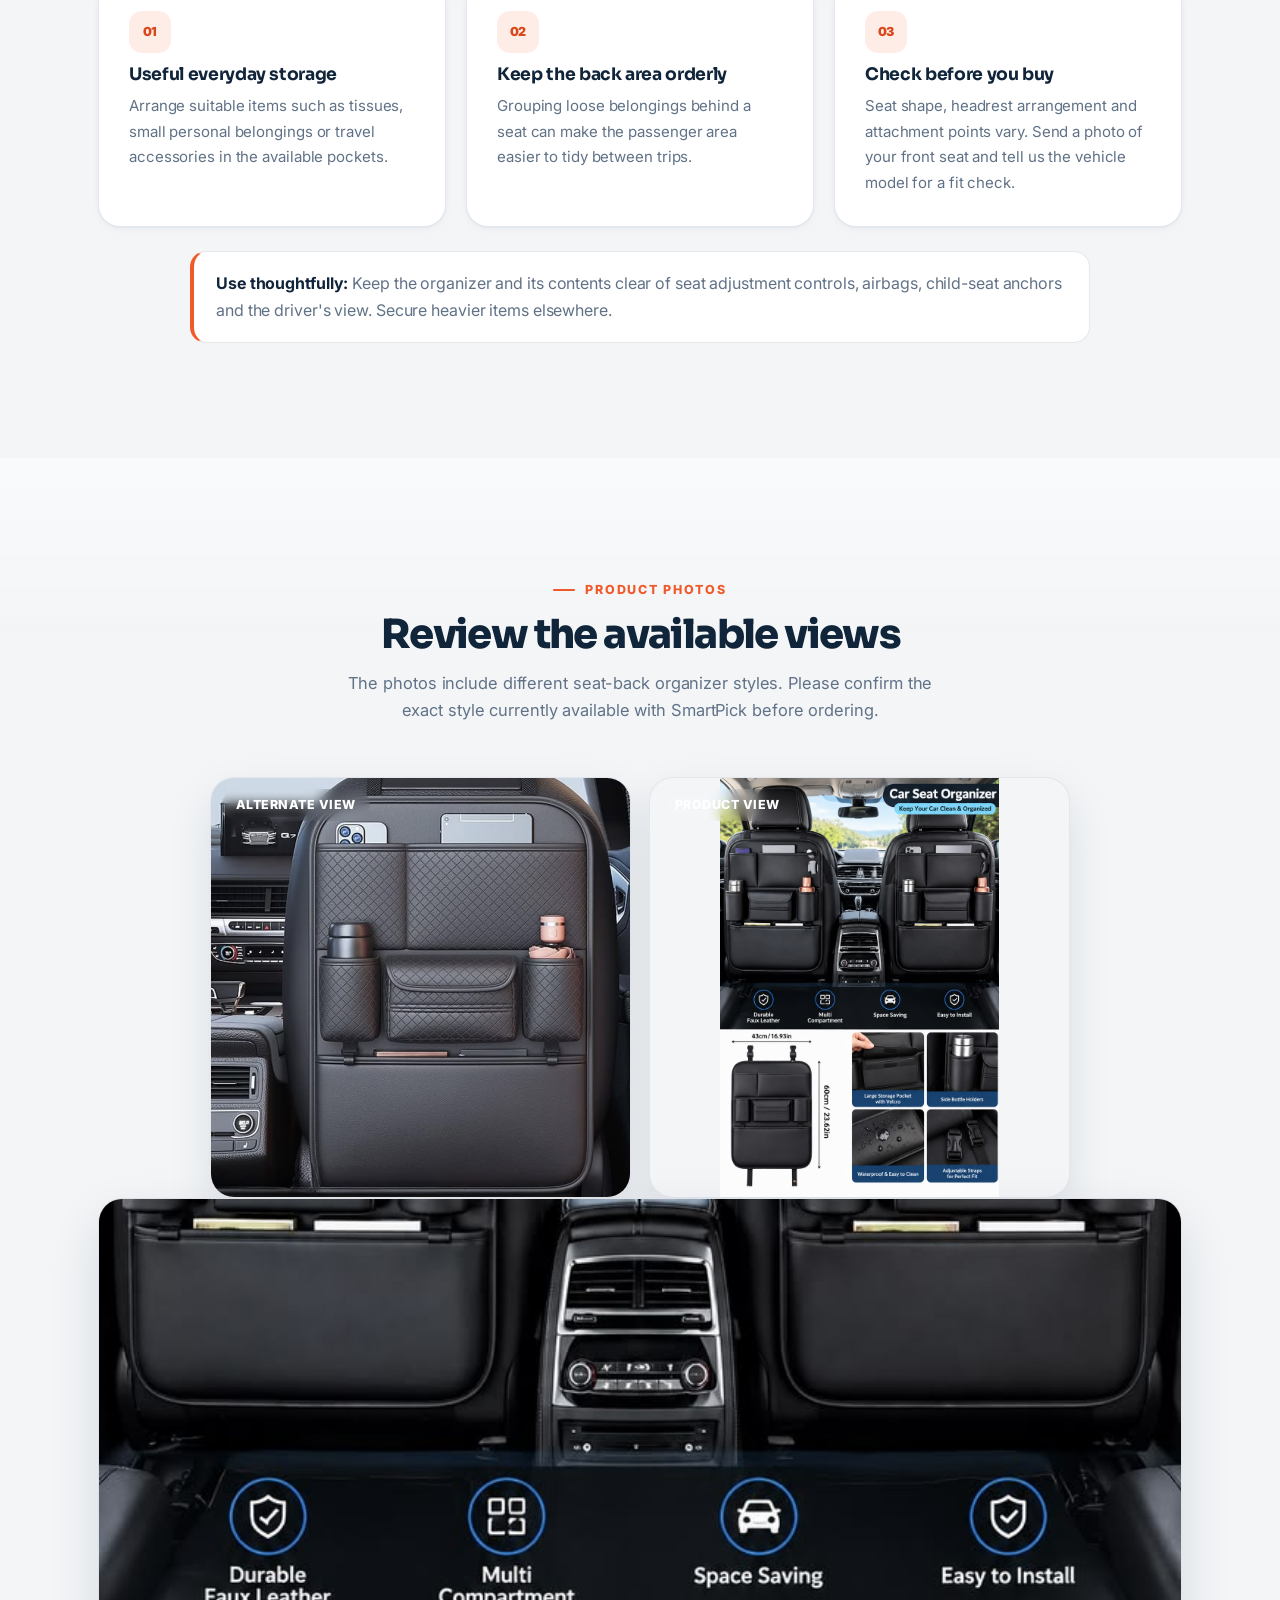
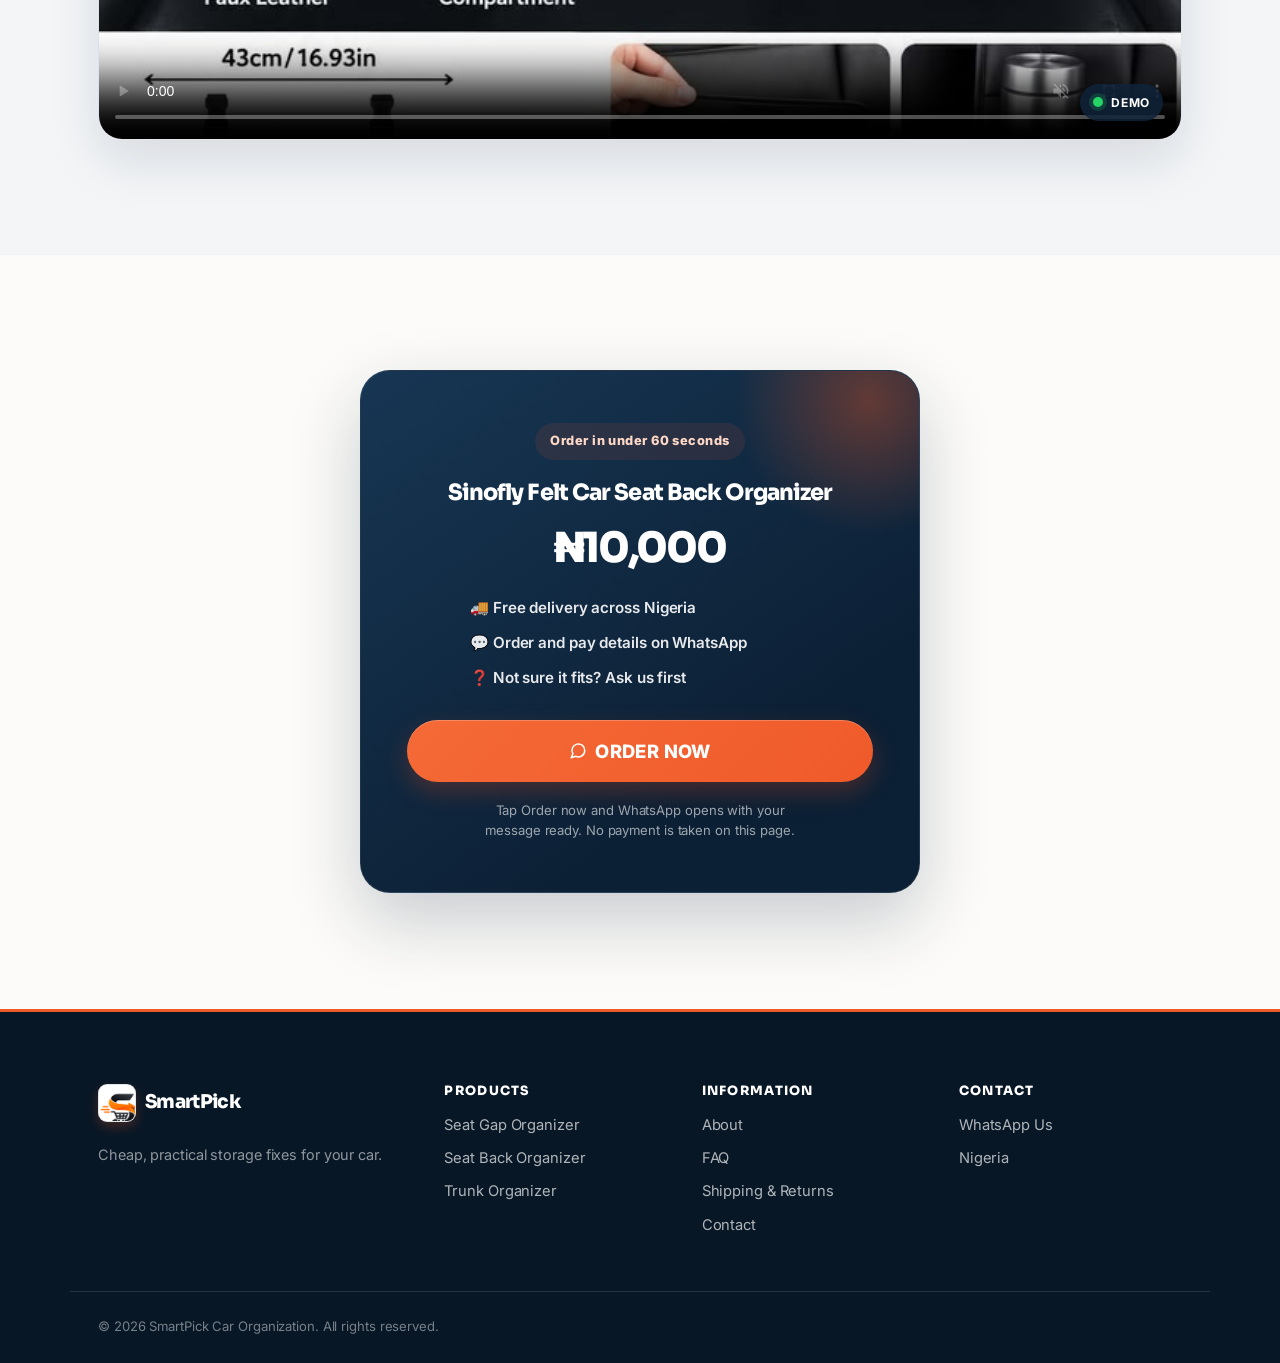
<file: smartpick/seat-back-organizer.html>
﻿<!DOCTYPE html>
<html lang="en">
<head>
<meta charset="UTF-8" />
<meta name="viewport" content="width=device-width, initial-scale=1.0" />
<meta name="theme-color" content="#0B1F33" />
<title>Sinofly Felt Car Seat Back Organizer | SmartPick Nigeria</title>
<meta name="description" content="Give rear passengers handy storage behind a front seat with the Sinofly Felt Car Seat Back Organizer. View product photos and ask SmartPick about fit on WhatsApp." />
<link rel="icon" type="image/png" href="assets/logo/SmartPick_%20Motion%20Cart%20Logo.png" />
<link rel="preconnect" href="https://fonts.googleapis.com" />
<link rel="preconnect" href="https://fonts.gstatic.com" crossorigin />
<link href="https://fonts.googleapis.com/css2?family=Inter:wght@400;500;600;700;800&family=Sora:wght@600;700;800&display=swap" rel="stylesheet" />
<link rel="stylesheet" href="style.css" />
</head>
<body>
<a class="skip-link" href="#main-content">Skip to content</a>
<div class="announce"><div class="container announce__inner">
<span>🚚 <strong>Free delivery</strong> across Nigeria</span><span class="announce__dot">•</span><span>Order on WhatsApp in under 60 seconds</span>
</div></div>
<header class="header" id="header"><div class="container header__inner">
<a href="index.html" class="brand" aria-label="SmartPick Car Organization home"><span class="brand__mark" aria-hidden="true"><img src="assets/logo/SmartPick_%20Motion%20Cart%20Logo.png" alt="" /></span><span class="brand__name">SmartPick</span></a>
<nav class="nav" id="nav" aria-label="Main navigation"><a href="index.html">Home</a><a href="about.html">About</a><a href="faq.html">FAQ</a><a href="shipping-returns.html">Shipping & Returns</a><a href="contact.html">Contact</a></nav>
<div class="header__actions">
<button type="button" class="btn btn--primary btn--sm js-order" data-product="general" data-cta="header"><svg class="ico" viewBox="0 0 24 24" fill="none" stroke="currentColor" stroke-width="2" stroke-linecap="round" stroke-linejoin="round" aria-hidden="true"><path d="M21 11.5a8.4 8.4 0 0 1-12.3 7.4L3 21l2.2-5.6A8.5 8.5 0 1 1 21 11.5Z"/></svg>WhatsApp Us</button>
<button type="button" class="menu-btn" id="menuBtn" aria-label="Open menu" aria-expanded="false" aria-controls="nav"><span></span><span></span><span></span></button>
</div></div></header>
<main id="main-content">
<section class="section pdp"><div class="container">
<p class="crumbs"><a href="index.html">Home</a> / <a href="index.html#products">Products</a> / Seat Back Organizer</p>
<div class="pdp__grid">
<div class="pdp__media">
<div class="product-gallery">
<figure class="media media--hero"><img src="assets/Car Back Seat Organiser Multi Pocket Storage Travel Tidy Bag Holder Hanging Bag.jfif" data-gallery-main alt="Sinofly Felt Car Seat Back Organizer" loading="eager" decoding="async" width="720" height="720" /></figure>
<div class="gallery-thumbs" aria-label="Product gallery thumbnails">
<button type="button" class="gallery-thumb is-active" data-gallery-target="assets/Car Back Seat Organiser Multi Pocket Storage Travel Tidy Bag Holder Hanging Bag.jfif" data-gallery-alt="Sinofly Felt Car Seat Back Organizer" aria-label="View main product image"><img src="assets/Car Back Seat Organiser Multi Pocket Storage Travel Tidy Bag Holder Hanging Bag.jfif" alt="Product main view" loading="lazy" decoding="async" width="220" height="220" /></button>
<button type="button" class="gallery-thumb" data-gallery-target="assets/Car Back Seat Organiser  Kshs 2500_-__▪️ Premium leather material for a stylish and durable finish_▪️ Waterproof design for easy cleaning and long-lasting use_▪️ Multiple storage compartments for maximum organisat.jfif" data-gallery-alt="Alternate view of a rear seat organizer" aria-label="View alternate product image"><img src="assets/Car Back Seat Organiser  Kshs 2500_-__▪️ Premium leather material for a stylish and durable finish_▪️ Waterproof design for easy cleaning and long-lasting use_▪️ Multiple storage compartments for maximum organisat.jfif" alt="Alternate product view" loading="lazy" decoding="async" width="220" height="220" /></button>
<button type="button" class="gallery-thumb" data-gallery-target="assets/Faux Leather Car Seat Organizer Multi-Compartment Backseat Storage Bag.jfif" data-gallery-alt="Multi-compartment car seat back organizer" aria-label="View another product image"><img src="assets/Faux Leather Car Seat Organizer Multi-Compartment Backseat Storage Bag.jfif" alt="Multi-compartment organizer product view" loading="lazy" decoding="async" width="220" height="220" /></button>
</div>
</div>
</div>
<div class="pdp__info">
<h1 class="pdp__title">Sinofly Felt Car Seat Back Organizer</h1>
<p class="hero__sub">Add pockets behind a front seat to give passengers a more organized place for selected everyday items. It is a straightforward way to reduce loose belongings around the rear seating area.</p>
<!-- CHANGE PRICE HERE -->
<div class="hero__price"><span class="price__now">₦10,000</span></div>
<ul class="hero__points"><li>Designed to hang behind a front seat</li><li>Pockets for organizing suitable passenger essentials</li><li>Helps keep frequently used items together and visible</li><li>Confirm attachment and seat compatibility with us before ordering</li></ul>
<button type="button" class="btn btn--primary btn--xl btn--block js-order" data-product="seatback" data-cta="product-main"><svg class="ico" viewBox="0 0 24 24" fill="none" stroke="currentColor" stroke-width="2" stroke-linecap="round" stroke-linejoin="round" aria-hidden="true"><path d="M21 11.5a8.4 8.4 0 0 1-12.3 7.4L3 21l2.2-5.6A8.5 8.5 0 1 1 21 11.5Z"/></svg>ORDER NOW ON WHATSAPP</button>
<p class="ship-note">🚚 <strong>Free delivery</strong> across Nigeria. Delivery time is confirmed on WhatsApp. <a href="shipping-returns.html">Shipping &amp; returns</a></p>
<ul class="pdp__trust"><li><span>🚚</span>Free delivery</li><li><span>💬</span>Order on WhatsApp</li><li><span>✅</span>Fit check on request</li></ul>
</div></div></div></section>
<section class="section section--alt"><div class="container">
<header class="section__head"><span class="eyebrow">For the rear cabin</span><h2>Give passengers a place for their essentials</h2><p>Instead of spreading small belongings across the rear seat, use the organizer's pockets to group appropriate items behind a front seat.</p></header>
<div class="grid grid--3 detail-grid">
<article class="detail-card"><span class="detail-card__icon">01</span><h3>Useful everyday storage</h3><p>Arrange suitable items such as tissues, small personal belongings or travel accessories in the available pockets.</p></article>
<article class="detail-card"><span class="detail-card__icon">02</span><h3>Keep the back area orderly</h3><p>Grouping loose belongings behind a seat can make the passenger area easier to tidy between trips.</p></article>
<article class="detail-card"><span class="detail-card__icon">03</span><h3>Check before you buy</h3><p>Seat shape, headrest arrangement and attachment points vary. Send a photo of your front seat and tell us the vehicle model for a fit check.</p></article>
</div>
<aside class="fit-note"><strong>Use thoughtfully:</strong> Keep the organizer and its contents clear of seat adjustment controls, airbags, child-seat anchors and the driver's view. Secure heavier items elsewhere.</aside>
</div></section>
<section class="section section--alt"><div class="container">
<header class="section__head"><span class="eyebrow">Product photos</span><h2>Review the available views</h2><p>The photos include different seat-back organizer styles. Please confirm the exact style currently available with SmartPick before ordering.</p></header>
<div class="ba">
<div class="ba__col"><span class="ba__label">Alternate view</span><figure class="media ph" data-ph="Back seat organiser"><img src="assets/Car Back Seat Organiser  Kshs 2500_-__▪️ Premium leather material for a stylish and durable finish_▪️ Waterproof design for easy cleaning and long-lasting use_▪️ Multiple storage compartments for maximum organisat.jfif" alt="Alternate view of a rear seat organizer" loading="lazy" decoding="async" width="720" height="720" /></figure></div>
<div class="ba__col"><span class="ba__label">Product view</span><figure class="media ph" data-ph="Faux leather organizer"><img src="assets/Faux Leather Car Seat Organizer Multi-Compartment Backseat Storage Bag.jfif" alt="Multi-compartment car seat back organizer" loading="lazy" decoding="async" width="720" height="720" /></figure></div>
</div>
<div class="video-card" aria-label="Product preview video card">
<video class="video-card__video" src="assets/firstmediablossom_ssspin.io_1791155224.mp4" poster="assets/Faux Leather Car Seat Organizer Multi-Compartment Backseat Storage Bag.jfif" autoplay muted loop playsinline controls preload="metadata" width="960" height="540"></video>
<span class="video-card__badge">Demo</span>
</div>
</div></section>
<section class="section"><div class="container container--narrow">
<div class="price-card"><span class="pill pill--dark">Order in under 60 seconds</span>
<h2 class="price-card__title">Sinofly Felt Car Seat Back Organizer</h2>
<!-- CHANGE PRICE HERE -->
<div class="price-card__price"><span class="price__now">₦10,000</span></div>
<ul class="price-card__list"><li>🚚 Free delivery across Nigeria</li><li>💬 Order and pay details on WhatsApp</li><li>❓ Not sure it fits? Ask us first</li></ul>
<button type="button" class="btn btn--primary btn--xl btn--block js-order" data-product="seatback" data-cta="product-bottom"><svg class="ico" viewBox="0 0 24 24" fill="none" stroke="currentColor" stroke-width="2" stroke-linecap="round" stroke-linejoin="round" aria-hidden="true"><path d="M21 11.5a8.4 8.4 0 0 1-12.3 7.4L3 21l2.2-5.6A8.5 8.5 0 1 1 21 11.5Z"/></svg>ORDER NOW</button>
<p class="price-card__note">Tap Order now and WhatsApp opens with your message ready. No payment is taken on this page.</p></div></div></section>
</main>
<footer class="footer"><div class="container footer__grid">
<div class="footer__brand"><span class="brand"><span class="brand__mark" aria-hidden="true"><img src="assets/logo/SmartPick_%20Motion%20Cart%20Logo.png" alt="" /></span><span class="brand__name">SmartPick</span></span>
<p class="footer__tagline">Cheap, practical storage fixes for your car.</p></div>
<nav class="footer__col" aria-label="Products"><h4>Products</h4><a href="car-seat-gap-organizer.html">Seat Gap Organizer</a><a href="seat-back-organizer.html">Seat Back Organizer</a><a href="trunk-organizer.html">Trunk Organizer</a></nav>
<nav class="footer__col" aria-label="Information"><h4>Information</h4><a href="about.html">About</a><a href="faq.html">FAQ</a><a href="shipping-returns.html">Shipping & Returns</a><a href="contact.html">Contact</a></nav>
<div class="footer__col"><h4>Contact</h4><a href="#" class="js-order" data-product="general" data-cta="footer">WhatsApp Us</a><span>Nigeria</span></div>
</div><div class="container footer__bottom"><p>© <span id="year"></span> SmartPick Car Organization. All rights reserved.</p></div></footer>
<div class="sticky-bar" id="stickyBar" aria-hidden="true"><div class="sticky-bar__info"><span class="sticky-bar__price">₦10,000</span><span class="sticky-bar__ship">🚚 Free delivery</span></div>
<button type="button" class="btn btn--primary js-order" data-product="seatback" data-cta="sticky"><svg class="ico" viewBox="0 0 24 24" fill="none" stroke="currentColor" stroke-width="2" stroke-linecap="round" stroke-linejoin="round" aria-hidden="true"><path d="M21 11.5a8.4 8.4 0 0 1-12.3 7.4L3 21l2.2-5.6A8.5 8.5 0 1 1 21 11.5Z"/></svg>ORDER NOW</button></div>
<script src="script.js"></script>
</body>
</html>
</file>
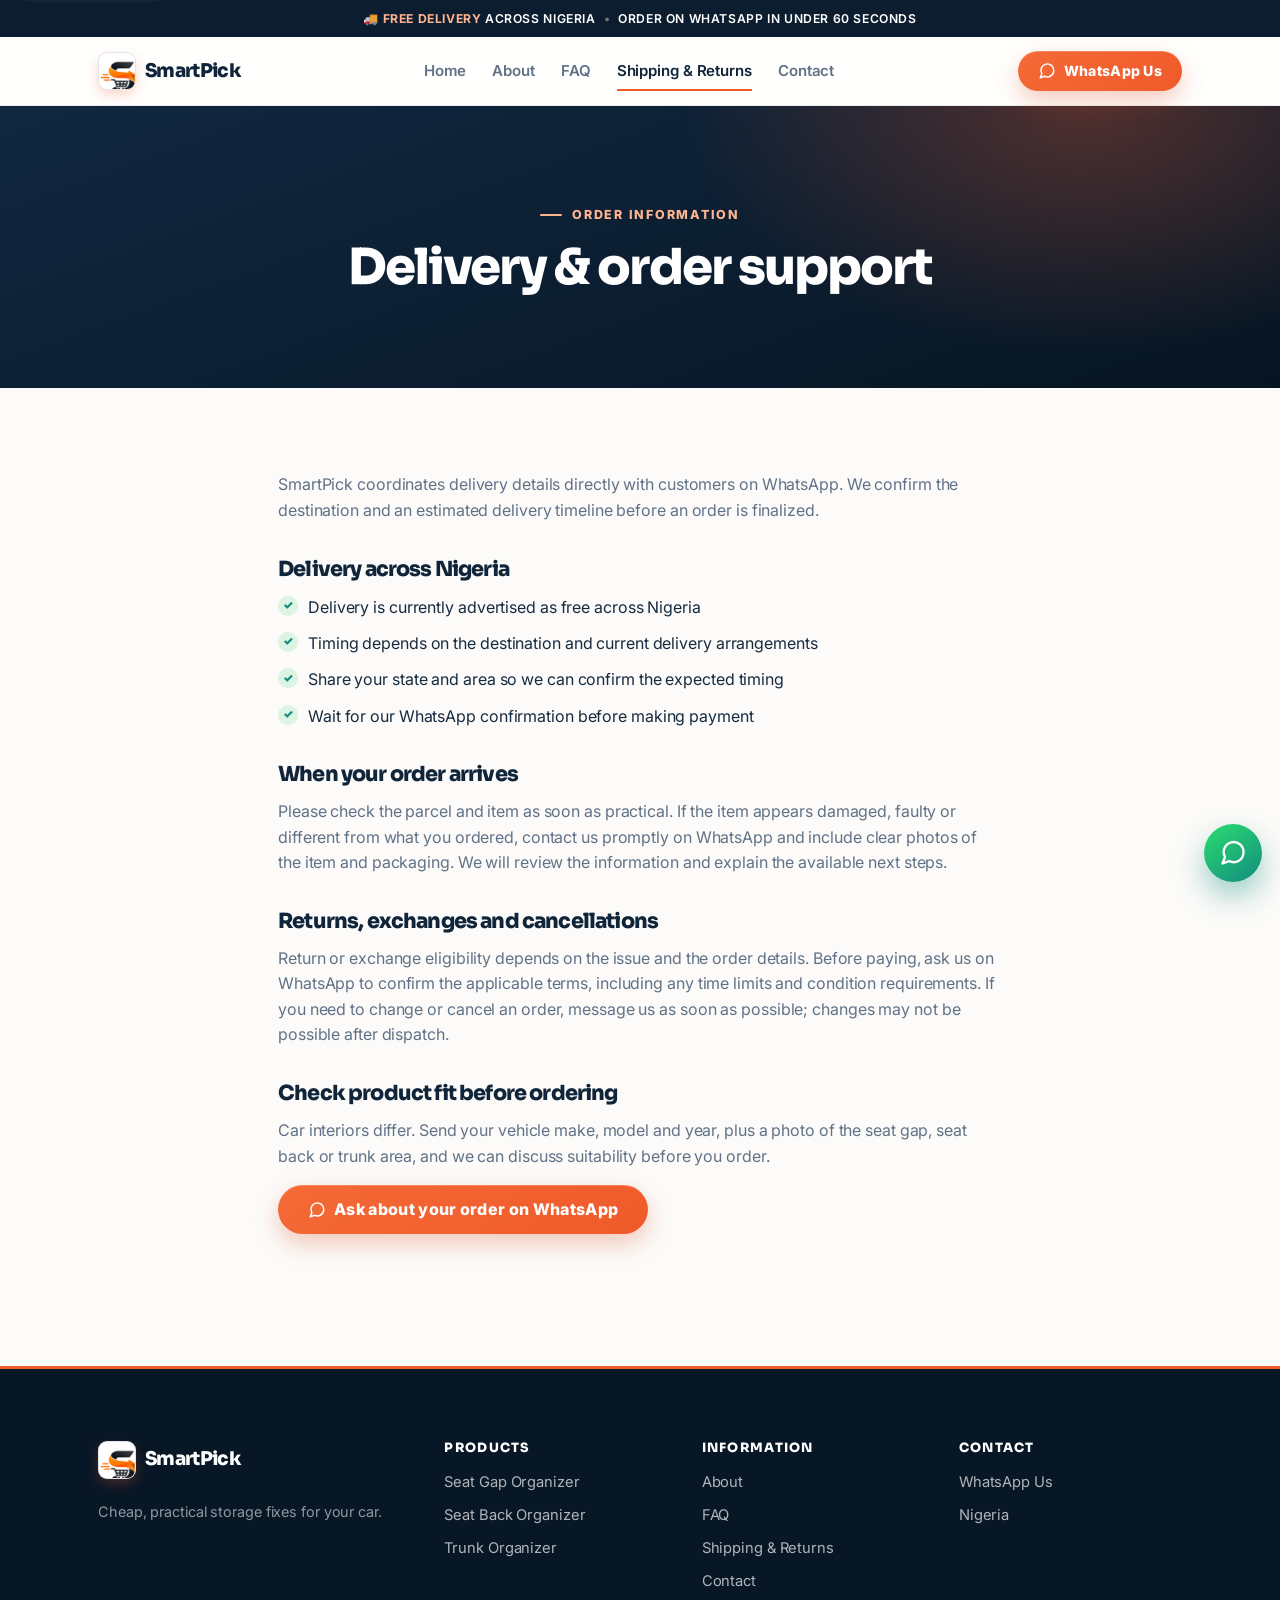
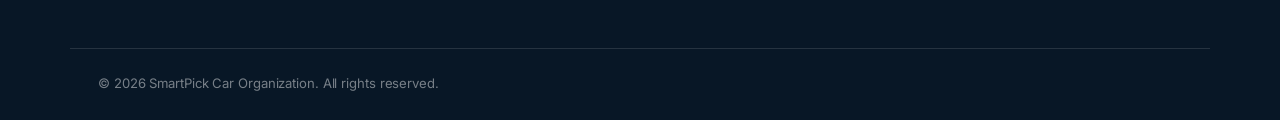
<file: smartpick/shipping-returns.html>
<!DOCTYPE html>
<html lang="en">
<head>
<meta charset="UTF-8" />
<meta name="viewport" content="width=device-width, initial-scale=1.0" />
<meta name="theme-color" content="#0B1F33" />
<title>Shipping & Returns | SmartPick</title>
<meta name="description" content="Understand how SmartPick confirms delivery and handles order issues for car organizer purchases across Nigeria." />
<link rel="icon" type="image/png" href="assets/logo/SmartPick_%20Motion%20Cart%20Logo.png" />
<link rel="preconnect" href="https://fonts.googleapis.com" />
<link rel="preconnect" href="https://fonts.gstatic.com" crossorigin />
<link href="https://fonts.googleapis.com/css2?family=Inter:wght@400;500;600;700;800&family=Sora:wght@600;700;800&display=swap" rel="stylesheet" />
<link rel="stylesheet" href="style.css" />
</head>
<body>
<a class="skip-link" href="#main-content">Skip to content</a>
<div class="announce"><div class="container announce__inner">
<span>🚚 <strong>Free delivery</strong> across Nigeria</span><span class="announce__dot">•</span><span>Order on WhatsApp in under 60 seconds</span>
</div></div>
<header class="header" id="header"><div class="container header__inner">
<a href="index.html" class="brand" aria-label="SmartPick Car Organization home"><span class="brand__mark" aria-hidden="true"><img src="assets/logo/SmartPick_%20Motion%20Cart%20Logo.png" alt="" /></span><span class="brand__name">SmartPick</span></a>
<nav class="nav" id="nav" aria-label="Main navigation"><a href="index.html">Home</a><a href="about.html">About</a><a href="faq.html">FAQ</a><a href="shipping-returns.html" aria-current="page">Shipping & Returns</a><a href="contact.html">Contact</a></nav>
<div class="header__actions">
<button type="button" class="btn btn--primary btn--sm js-order" data-product="general" data-cta="header"><svg class="ico" viewBox="0 0 24 24" fill="none" stroke="currentColor" stroke-width="2" stroke-linecap="round" stroke-linejoin="round" aria-hidden="true"><path d="M21 11.5a8.4 8.4 0 0 1-12.3 7.4L3 21l2.2-5.6A8.5 8.5 0 1 1 21 11.5Z"/></svg>WhatsApp Us</button>
<button type="button" class="menu-btn" id="menuBtn" aria-label="Open menu" aria-expanded="false" aria-controls="nav"><span></span><span></span><span></span></button>
</div></div></header>
<main id="main-content">
<section class="page-hero"><div class="container"><span class="eyebrow">Order information</span><h1>Delivery &amp; order support</h1></div></section>
<section class="section page-body"><div class="container container--narrow"><div class="prose">
<p>SmartPick coordinates delivery details directly with customers on WhatsApp. We confirm the destination and an estimated delivery timeline before an order is finalized.</p>
<h2>Delivery across Nigeria</h2><ul class="ticks"><li>Delivery is currently advertised as free across Nigeria</li><li>Timing depends on the destination and current delivery arrangements</li><li>Share your state and area so we can confirm the expected timing</li><li>Wait for our WhatsApp confirmation before making payment</li></ul>
<h2>When your order arrives</h2><p>Please check the parcel and item as soon as practical. If the item appears damaged, faulty or different from what you ordered, contact us promptly on WhatsApp and include clear photos of the item and packaging. We will review the information and explain the available next steps.</p>
<h2>Returns, exchanges and cancellations</h2><p>Return or exchange eligibility depends on the issue and the order details. Before paying, ask us on WhatsApp to confirm the applicable terms, including any time limits and condition requirements. If you need to change or cancel an order, message us as soon as possible; changes may not be possible after dispatch.</p>
<h2>Check product fit before ordering</h2><p>Car interiors differ. Send your vehicle make, model and year, plus a photo of the seat gap, seat back or trunk area, and we can discuss suitability before you order.</p>
<p><button type="button" class="btn btn--primary js-order" data-product="general" data-cta="shipping"><svg class="ico" viewBox="0 0 24 24" fill="none" stroke="currentColor" stroke-width="2" stroke-linecap="round" stroke-linejoin="round" aria-hidden="true"><path d="M21 11.5a8.4 8.4 0 0 1-12.3 7.4L3 21l2.2-5.6A8.5 8.5 0 1 1 21 11.5Z"/></svg>Ask about your order on WhatsApp</button></p></div></div></section>
</main>
<footer class="footer"><div class="container footer__grid">
<div class="footer__brand"><span class="brand"><span class="brand__mark" aria-hidden="true"><img src="assets/logo/SmartPick_%20Motion%20Cart%20Logo.png" alt="" /></span><span class="brand__name">SmartPick</span></span>
<p class="footer__tagline">Cheap, practical storage fixes for your car.</p></div>
<nav class="footer__col" aria-label="Products"><h4>Products</h4><a href="car-seat-gap-organizer.html">Seat Gap Organizer</a><a href="seat-back-organizer.html">Seat Back Organizer</a><a href="trunk-organizer.html">Trunk Organizer</a></nav>
<nav class="footer__col" aria-label="Information"><h4>Information</h4><a href="about.html">About</a><a href="faq.html">FAQ</a><a href="shipping-returns.html">Shipping & Returns</a><a href="contact.html">Contact</a></nav>
<div class="footer__col"><h4>Contact</h4><a href="#" class="js-order" data-product="general" data-cta="footer">WhatsApp Us</a><span>Nigeria</span></div>
</div><div class="container footer__bottom"><p>© <span id="year"></span> SmartPick Car Organization. All rights reserved.</p></div></footer>
<button type="button" class="wa-float js-order" data-product="general" data-cta="float" aria-label="Chat on WhatsApp"><svg class="ico" viewBox="0 0 24 24" fill="none" stroke="currentColor" stroke-width="2" stroke-linecap="round" stroke-linejoin="round" aria-hidden="true"><path d="M21 11.5a8.4 8.4 0 0 1-12.3 7.4L3 21l2.2-5.6A8.5 8.5 0 1 1 21 11.5Z"/></svg></button>
<script src="script.js"></script>
</body>
</html>
</file>
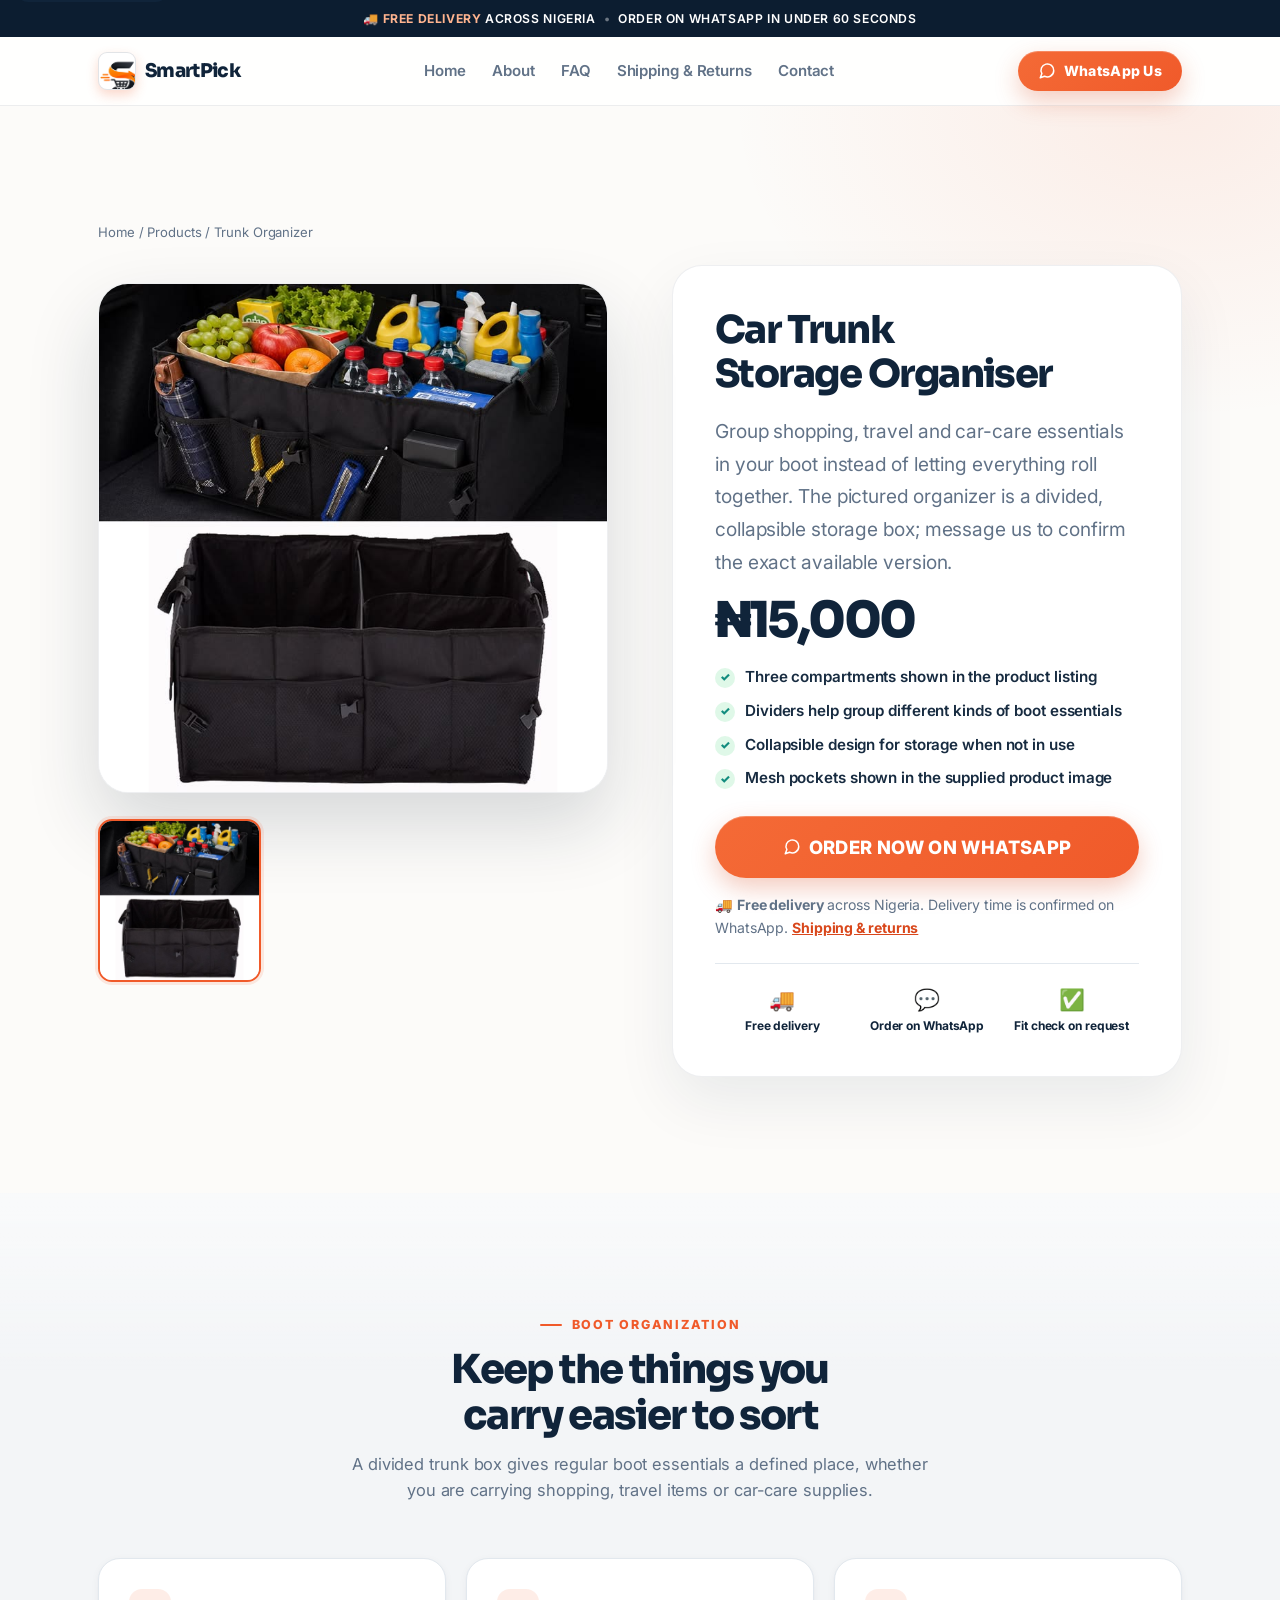
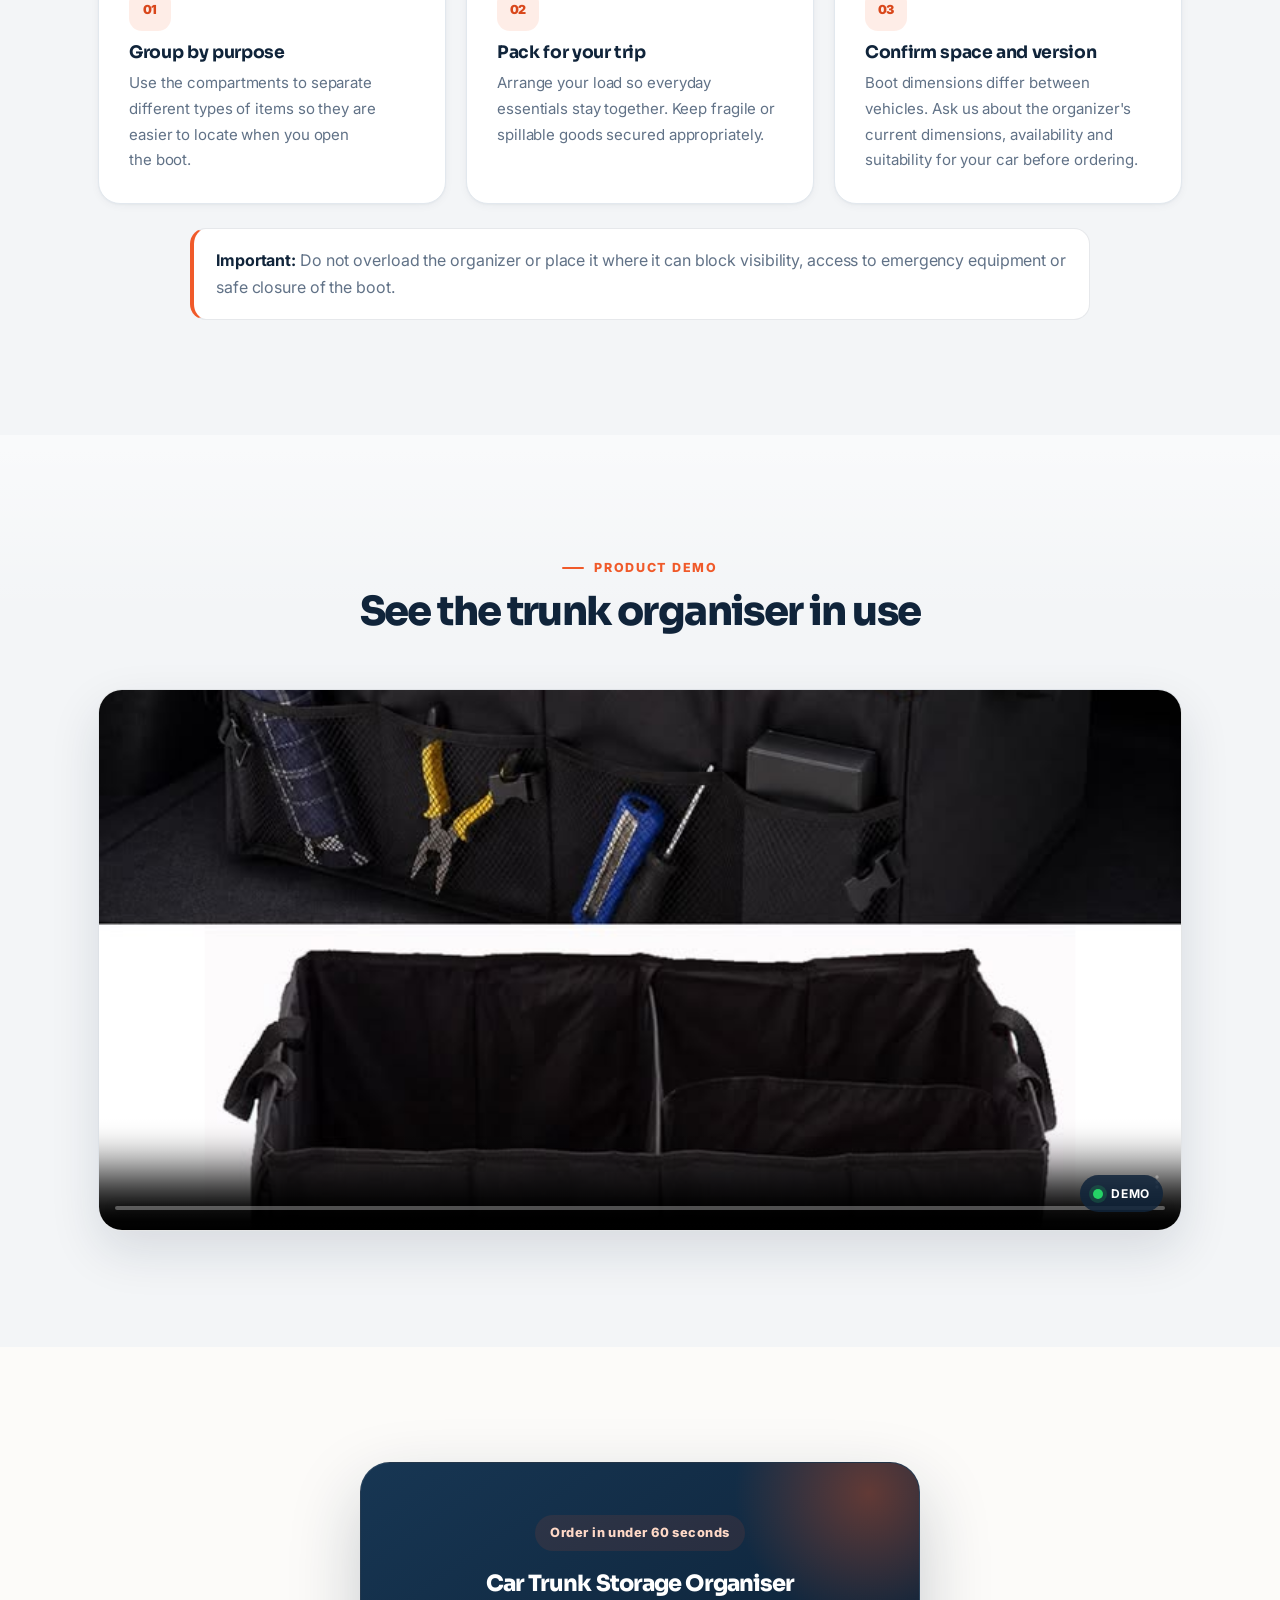
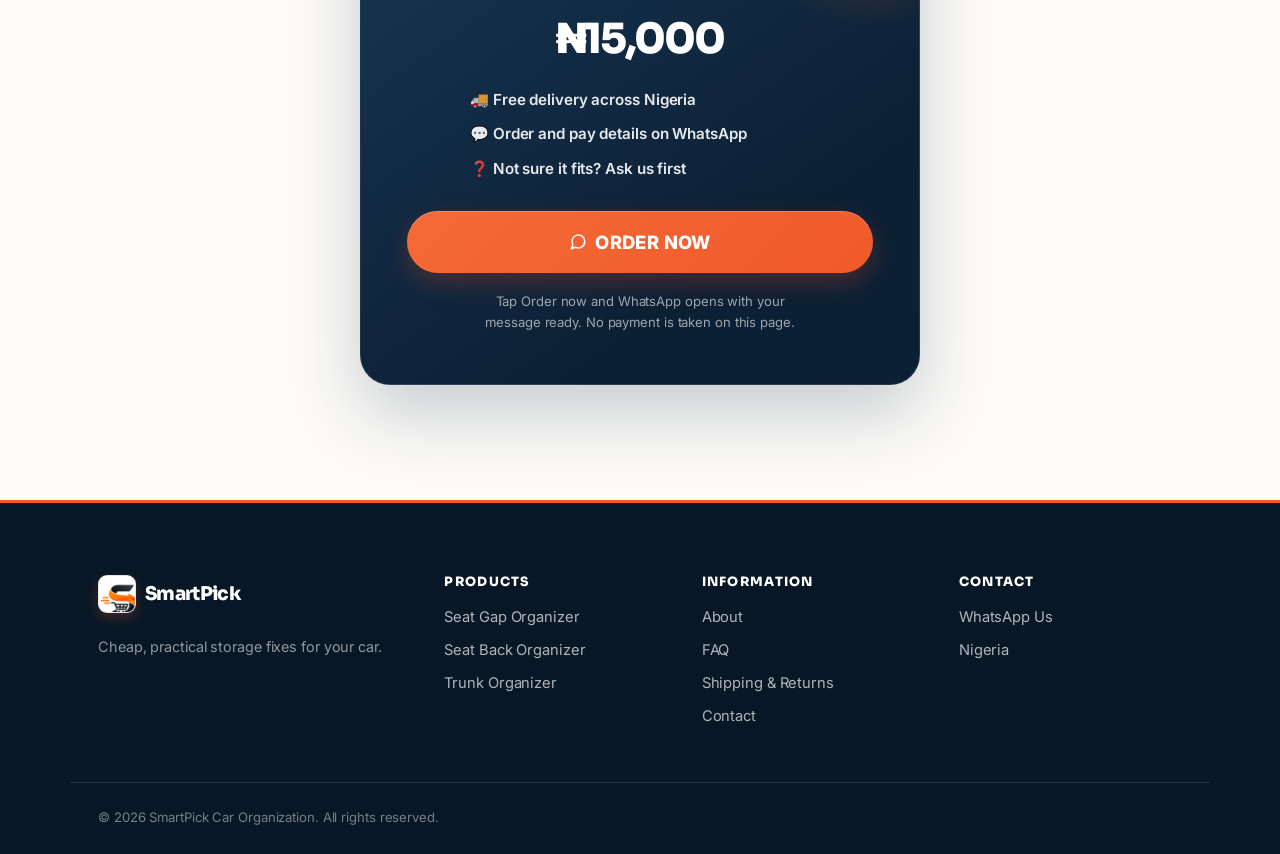
<file: smartpick/trunk-organizer.html>
﻿<!DOCTYPE html>
<html lang="en">
<head>
<meta charset="UTF-8" />
<meta name="viewport" content="width=device-width, initial-scale=1.0" />
<meta name="theme-color" content="#0B1F33" />
<title>Car Trunk Storage Organiser | SmartPick Nigeria</title>
<meta name="description" content="Organize boot essentials with a collapsible, divided car trunk storage organiser. Review the product image and confirm availability and delivery with SmartPick on WhatsApp." />
<link rel="icon" type="image/png" href="assets/logo/SmartPick_%20Motion%20Cart%20Logo.png" />
<link rel="preconnect" href="https://fonts.googleapis.com" />
<link rel="preconnect" href="https://fonts.gstatic.com" crossorigin />
<link href="https://fonts.googleapis.com/css2?family=Inter:wght@400;500;600;700;800&family=Sora:wght@600;700;800&display=swap" rel="stylesheet" />
<link rel="stylesheet" href="style.css" />
</head>
<body>
<a class="skip-link" href="#main-content">Skip to content</a>
<div class="announce"><div class="container announce__inner">
<span>🚚 <strong>Free delivery</strong> across Nigeria</span><span class="announce__dot">•</span><span>Order on WhatsApp in under 60 seconds</span>
</div></div>
<header class="header" id="header"><div class="container header__inner">
<a href="index.html" class="brand" aria-label="SmartPick Car Organization home"><span class="brand__mark" aria-hidden="true"><img src="assets/logo/SmartPick_%20Motion%20Cart%20Logo.png" alt="" /></span><span class="brand__name">SmartPick</span></a>
<nav class="nav" id="nav" aria-label="Main navigation"><a href="index.html">Home</a><a href="about.html">About</a><a href="faq.html">FAQ</a><a href="shipping-returns.html">Shipping & Returns</a><a href="contact.html">Contact</a></nav>
<div class="header__actions">
<button type="button" class="btn btn--primary btn--sm js-order" data-product="general" data-cta="header"><svg class="ico" viewBox="0 0 24 24" fill="none" stroke="currentColor" stroke-width="2" stroke-linecap="round" stroke-linejoin="round" aria-hidden="true"><path d="M21 11.5a8.4 8.4 0 0 1-12.3 7.4L3 21l2.2-5.6A8.5 8.5 0 1 1 21 11.5Z"/></svg>WhatsApp Us</button>
<button type="button" class="menu-btn" id="menuBtn" aria-label="Open menu" aria-expanded="false" aria-controls="nav"><span></span><span></span><span></span></button>
</div></div></header>
<main id="main-content">
<section class="section pdp"><div class="container">
<p class="crumbs"><a href="index.html">Home</a> / <a href="index.html#products">Products</a> / Trunk Organizer</p>
<div class="pdp__grid">
<div class="pdp__media">
<div class="product-gallery">
<figure class="media media--hero"><img src="assets/Oneteepv Car Trunk Organizer, Collapsible 3-Compartment Box，Black _ 22_05 x 15.75 x 10.24 in Oxford cloth organizer with dividers, mesh pockets and" data-gallery-main alt="Car Trunk Storage Organiser" loading="eager" decoding="async" width="720" height="720" /></figure>
<div class="gallery-thumbs" aria-label="Product gallery thumbnails">
<button type="button" class="gallery-thumb is-active" data-gallery-target="assets/Oneteepv Car Trunk Organizer, Collapsible 3-Compartment Box，Black _ 22_05 x 15.75 x 10.24 in Oxford cloth organizer with dividers, mesh pockets and" data-gallery-alt="Car Trunk Storage Organiser" aria-label="View main product image"><img src="assets/Oneteepv Car Trunk Organizer, Collapsible 3-Compartment Box，Black _ 22_05 x 15.75 x 10.24 in Oxford cloth organizer with dividers, mesh pockets and" alt="Product main view" loading="lazy" decoding="async" width="220" height="220" /></button>
</div>
</div>
</div>
<div class="pdp__info">
<h1 class="pdp__title">Car Trunk Storage Organiser</h1>
<p class="hero__sub">Group shopping, travel and car-care essentials in your boot instead of letting everything roll together. The pictured organizer is a divided, collapsible storage box; message us to confirm the exact available version.</p>
<!-- CHANGE PRICE HERE -->
<div class="hero__price"><span class="price__now">₦15,000</span></div>
<ul class="hero__points"><li>Three compartments shown in the product listing</li><li>Dividers help group different kinds of boot essentials</li><li>Collapsible design for storage when not in use</li><li>Mesh pockets shown in the supplied product image</li></ul>
<button type="button" class="btn btn--primary btn--xl btn--block js-order" data-product="trunk" data-cta="product-main"><svg class="ico" viewBox="0 0 24 24" fill="none" stroke="currentColor" stroke-width="2" stroke-linecap="round" stroke-linejoin="round" aria-hidden="true"><path d="M21 11.5a8.4 8.4 0 0 1-12.3 7.4L3 21l2.2-5.6A8.5 8.5 0 1 1 21 11.5Z"/></svg>ORDER NOW ON WHATSAPP</button>
<p class="ship-note">🚚 <strong>Free delivery</strong> across Nigeria. Delivery time is confirmed on WhatsApp. <a href="shipping-returns.html">Shipping &amp; returns</a></p>
<ul class="pdp__trust"><li><span>🚚</span>Free delivery</li><li><span>💬</span>Order on WhatsApp</li><li><span>✅</span>Fit check on request</li></ul>
</div></div></div></section>
<section class="section section--alt"><div class="container">
<header class="section__head"><span class="eyebrow">Boot organization</span><h2>Keep the things you carry easier to sort</h2><p>A divided trunk box gives regular boot essentials a defined place, whether you are carrying shopping, travel items or car-care supplies.</p></header>
<div class="grid grid--3 detail-grid">
<article class="detail-card"><span class="detail-card__icon">01</span><h3>Group by purpose</h3><p>Use the compartments to separate different types of items so they are easier to locate when you open the boot.</p></article>
<article class="detail-card"><span class="detail-card__icon">02</span><h3>Pack for your trip</h3><p>Arrange your load so everyday essentials stay together. Keep fragile or spillable goods secured appropriately.</p></article>
<article class="detail-card"><span class="detail-card__icon">03</span><h3>Confirm space and version</h3><p>Boot dimensions differ between vehicles. Ask us about the organizer's current dimensions, availability and suitability for your car before ordering.</p></article>
</div>
<aside class="fit-note"><strong>Important:</strong> Do not overload the organizer or place it where it can block visibility, access to emergency equipment or safe closure of the boot.</aside>
</div></section>
<section class="section section--alt"><div class="container">
<header class="section__head"><span class="eyebrow">Product demo</span><h2>See the trunk organiser in use</h2></header>
<div class="video-card" aria-label="Product preview video card">
<video class="video-card__video" src="assets/amazon_ssspin.io_1791155036.mp4" poster="assets/Oneteepv Car Trunk Organizer, Collapsible 3-Compartment Box，Black _ 22_05 x 15.75 x 10.24 in Oxford cloth organizer with dividers, mesh pockets and" autoplay muted loop playsinline controls preload="metadata" width="960" height="540"></video>
<span class="video-card__badge">Demo</span>
</div>
</div></section>
<section class="section"><div class="container container--narrow">
<div class="price-card"><span class="pill pill--dark">Order in under 60 seconds</span>
<h2 class="price-card__title">Car Trunk Storage Organiser</h2>
<!-- CHANGE PRICE HERE -->
<div class="price-card__price"><span class="price__now">₦15,000</span></div>
<ul class="price-card__list"><li>🚚 Free delivery across Nigeria</li><li>💬 Order and pay details on WhatsApp</li><li>❓ Not sure it fits? Ask us first</li></ul>
<button type="button" class="btn btn--primary btn--xl btn--block js-order" data-product="trunk" data-cta="product-bottom"><svg class="ico" viewBox="0 0 24 24" fill="none" stroke="currentColor" stroke-width="2" stroke-linecap="round" stroke-linejoin="round" aria-hidden="true"><path d="M21 11.5a8.4 8.4 0 0 1-12.3 7.4L3 21l2.2-5.6A8.5 8.5 0 1 1 21 11.5Z"/></svg>ORDER NOW</button>
<p class="price-card__note">Tap Order now and WhatsApp opens with your message ready. No payment is taken on this page.</p></div></div></section>
</main>
<footer class="footer"><div class="container footer__grid">
<div class="footer__brand"><span class="brand"><span class="brand__mark" aria-hidden="true"><img src="assets/logo/SmartPick_%20Motion%20Cart%20Logo.png" alt="" /></span><span class="brand__name">SmartPick</span></span>
<p class="footer__tagline">Cheap, practical storage fixes for your car.</p></div>
<nav class="footer__col" aria-label="Products"><h4>Products</h4><a href="car-seat-gap-organizer.html">Seat Gap Organizer</a><a href="seat-back-organizer.html">Seat Back Organizer</a><a href="trunk-organizer.html">Trunk Organizer</a></nav>
<nav class="footer__col" aria-label="Information"><h4>Information</h4><a href="about.html">About</a><a href="faq.html">FAQ</a><a href="shipping-returns.html">Shipping & Returns</a><a href="contact.html">Contact</a></nav>
<div class="footer__col"><h4>Contact</h4><a href="#" class="js-order" data-product="general" data-cta="footer">WhatsApp Us</a><span>Nigeria</span></div>
</div><div class="container footer__bottom"><p>© <span id="year"></span> SmartPick Car Organization. All rights reserved.</p></div></footer>
<div class="sticky-bar" id="stickyBar" aria-hidden="true"><div class="sticky-bar__info"><span class="sticky-bar__price">₦15,000</span><span class="sticky-bar__ship">🚚 Free delivery</span></div>
<button type="button" class="btn btn--primary js-order" data-product="trunk" data-cta="sticky"><svg class="ico" viewBox="0 0 24 24" fill="none" stroke="currentColor" stroke-width="2" stroke-linecap="round" stroke-linejoin="round" aria-hidden="true"><path d="M21 11.5a8.4 8.4 0 0 1-12.3 7.4L3 21l2.2-5.6A8.5 8.5 0 1 1 21 11.5Z"/></svg>ORDER NOW</button></div>
<script src="script.js"></script>
</body>
</html>
</file>
<file: smartpick/style.css>
/* ============================================================
   SMARTPICK V1 — LANDING PAGE STYLES
   Mobile-first. No frameworks. Fast.
   ============================================================ */

/* ---------- DESIGN TOKENS ---------- */
:root {
  --navy:      #10243A;
  --navy-2:    #1B3A58;
  --ink:       #172B40;
  --muted:     #617287;
  --orange:    #F05A2A;
  --orange-dk: #D9471B;
  --green:     #25D366;
  --green-dk:  #128C7E;
  --bg:        #FCFBF9;
  --bg-alt:    #F3F5F7;
  --line:      #E2E8EE;
  --white:     #FFFFFF;

  --radius:    20px;
  --radius-sm: 14px;
  --radius-pill: 999px;

  --shadow-sm: 0 2px 8px rgba(16,36,58,.045), 0 1px 2px rgba(16,36,58,.035);
  --shadow-md: 0 12px 30px rgba(16,36,58,.075);
  --shadow-lg: 0 24px 60px rgba(16,36,58,.15);

  --max:       1140px;
  --max-narrow: 780px;

  --font: 'Inter', -apple-system, BlinkMacSystemFont, 'Segoe UI', Roboto,
          Helvetica, Arial, sans-serif;
}

/* ---------- RESET ---------- */
*, *::before, *::after { box-sizing: border-box; }

html {
  scroll-behavior: smooth;
  -webkit-text-size-adjust: 100%;
}

body {
  margin: 0;
  font-family: var(--font);
  font-size: 16px;
  line-height: 1.6;
  color: var(--ink);
  background: var(--bg);
  -webkit-font-smoothing: antialiased;
  overflow-x: hidden;
}

.skip-link {
  position: absolute;
  left: 16px;
  top: -48px;
  z-index: 9999;
  background: var(--navy);
  color: #fff;
  padding: 12px 18px;
  border-radius: 12px;
  font-weight: 700;
  transition: top .2s ease;
}
.skip-link:focus {
  top: 16px;
}

img, video { max-width: 100%; display: block; }

h1, h2, h3, h4 {
  margin: 0 0 .5em;
  line-height: 1.15;
  letter-spacing: -0.02em;
  color: var(--navy);
  font-weight: 800;
}

h1 { font-size: clamp(1.85rem, 5.6vw, 3.25rem); font-weight: 900; }
h2 { font-size: clamp(1.55rem, 4.4vw, 2.5rem); }
h3 { font-size: clamp(1.05rem, 2.6vw, 1.2rem); font-weight: 700; }

p  { margin: 0 0 1rem; }
ul, ol { margin: 0; padding: 0; list-style: none; }

a { color: inherit; text-decoration: none; }

button { font-family: inherit; }

/* ---------- LAYOUT ---------- */
.container {
  width: 100%;
  max-width: var(--max);
  margin-inline: auto;
  padding-inline: 20px;
}
.container--narrow { max-width: var(--max-narrow); }

.section {
  padding: clamp(52px, 9vw, 96px) 0;
}
.section--alt { background: var(--bg-alt); }

.section__head {
  max-width: 680px;
  margin: 0 auto clamp(30px, 5vw, 48px);
  text-align: center;
}
.section__head p {
  color: var(--muted);
  font-size: 1.03rem;
  margin: 0;
}
.section__cta { text-align: center; margin-top: 40px; }

.eyebrow {
  display: inline-block;
  font-size: .78rem;
  font-weight: 800;
  letter-spacing: .12em;
  text-transform: uppercase;
  color: var(--orange);
  margin-bottom: 10px;
}

/* ---------- BUTTONS ---------- */
.btn {
  display: inline-flex;
  align-items: center;
  justify-content: center;
  gap: 8px;
  border: 0;
  cursor: pointer;
  font-weight: 800;
  letter-spacing: .01em;
  border-radius: var(--radius-pill);
  transition: transform .15s ease, box-shadow .2s ease, background .2s ease;
  text-align: center;
  line-height: 1.2;
  white-space: nowrap;
}

.btn--primary {
  background: var(--orange);
  color: #fff;
  box-shadow: 0 8px 22px rgba(255,90,31,.32);
  padding: 15px 30px;
  font-size: 1rem;
}
.btn--primary:hover { background: var(--orange-dk); transform: translateY(-2px); }
.btn--primary:active { transform: translateY(0); }

.btn--sm  { padding: 11px 20px; font-size: .88rem; }
.btn--lg  { padding: 17px 38px; font-size: 1.05rem; }
.btn--xl  { padding: 20px 44px; font-size: 1.15rem; }
.btn--block { display: flex; width: 100%; }

/* ---------- MEDIA PLACEHOLDERS ---------- */
.media {
  position: relative;
  margin: 0;
  border-radius: var(--radius);
  overflow: hidden;
  background: #fff;
  box-shadow: var(--shadow-md);
}

.media img,
.media video {
  position: relative;
  z-index: 1;
  width: 100%;
  height: 100%;
  object-fit: contain;
}

.media img.is-broken { display: none; }

.media--hero {
  width: 100%;
  max-width: 560px;
  aspect-ratio: 1;
  margin-inline: auto;
  border-radius: 22px;
}

.product-gallery {
  max-width: 820px;
  margin-inline: auto;
}
.product-gallery .media { aspect-ratio: 1; }

/* ---------- ANNOUNCEMENT BAR ---------- */
.announce {
  background: var(--navy);
  color: #fff;
  font-size: .8rem;
  font-weight: 600;
  text-align: center;
}
.announce__inner {
  display: flex;
  align-items: center;
  justify-content: center;
  gap: 8px;
  flex-wrap: wrap;
  padding: 9px 20px;
}
.announce strong { color: #FFD9C7; }
.announce__dot { opacity: .4; }

/* ---------- HEADER ---------- */
.header {
  position: sticky;
  top: 0;
  z-index: 100;
  background: rgba(255,255,255,.92);
  backdrop-filter: saturate(180%) blur(14px);
  -webkit-backdrop-filter: saturate(180%) blur(14px);
  border-bottom: 1px solid var(--line);
  transition: box-shadow .25s ease;
}
.header.is-scrolled { box-shadow: 0 4px 20px rgba(11,31,51,.07); }

.header__inner {
  display: flex;
  align-items: center;
  justify-content: space-between;
  gap: 16px;
  height: 66px;
}

.brand {
  display: inline-flex;
  align-items: center;
  gap: 9px;
  font-weight: 900;
  font-size: 1.18rem;
  color: var(--navy);
  letter-spacing: -.02em;
}
.brand__mark {
  position: relative;
  width: 38px; height: 38px;
  display: block;
  overflow: hidden;
  border-radius: 9px;
  background: #fff;
  border: 1px solid rgba(16,36,58,.12);
  flex-shrink: 0;
}
.brand__mark img {
  position: absolute;
  top: -1px;
  left: -11px;
  width: 68px;
  max-width: none;
  height: auto;
}
.brand__mark svg { width: 17px; height: 17px; }

.nav { display: none; gap: 30px; font-weight: 600; font-size: .94rem; }
.nav a { color: var(--muted); transition: color .15s ease; }
.nav a:hover { color: var(--navy); }

/* ---------- HERO ---------- */
.hero {
  padding: clamp(40px, 7vw, 76px) 0 clamp(48px, 8vw, 90px);
  background:
    radial-gradient(900px 420px at 82% -8%, rgba(255,90,31,.10), transparent 62%),
    radial-gradient(700px 380px at 6% 8%, rgba(18,48,77,.07), transparent 60%),
    var(--bg);
}

.hero__grid {
  display: grid;
  gap: clamp(32px, 5vw, 56px);
  align-items: center;
}

.hero__title { margin-bottom: 16px; }

.hero__sub {
  font-size: clamp(1rem, 2.4vw, 1.15rem);
  color: var(--muted);
  max-width: 540px;
}

.hero__points {
  display: grid;
  gap: 9px;
  margin: 22px 0 26px;
  font-weight: 600;
  font-size: .95rem;
}
.hero__points li {
  display: flex;
  align-items: flex-start;
  gap: 10px;
}
.hero__points li::before {
  content: "✓";
  flex-shrink: 0;
  width: 20px; height: 20px;
  margin-top: 1px;
  display: grid;
  place-items: center;
  border-radius: 50%;
  background: rgba(37,211,102,.15);
  color: var(--green-dk);
  font-size: .72rem;
  font-weight: 900;
}

.hero__price {
  display: flex;
  align-items: center;
  flex-wrap: wrap;
  gap: 12px;
  margin-bottom: 26px;
}

.hero__cta {
  display: flex;
  align-items: center;
  flex-wrap: wrap;
  gap: 16px;
}

.hero__delivery {
  font-size: .9rem;
  font-weight: 700;
  color: var(--green-dk);
}

.hero__micro {
  margin: 16px 0 0;
  font-size: .82rem;
  color: var(--muted);
}

.hero__media { position: relative; }

.hero__badges {
  display: flex;
  flex-wrap: wrap;
  gap: 10px;
  margin-top: 18px;
  justify-content: center;
}

/* ---------- PRICE ELEMENTS ---------- */
.price__now {
  font-size: clamp(1.9rem, 5vw, 2.6rem);
  font-weight: 900;
  color: var(--navy);
  letter-spacing: -.03em;
  line-height: 1;
}
.price__was {
  font-size: 1.05rem;
  color: var(--muted);
  text-decoration: line-through;
  font-weight: 600;
}
.price__save {
  display: inline-block;
  padding: 5px 12px;
  border-radius: var(--radius-pill);
  background: rgba(37,211,102,.14);
  color: var(--green-dk);
  font-size: .78rem;
  font-weight: 800;
  letter-spacing: .02em;
}

/* ---------- PILLS & CHIPS ---------- */
.pill {
  display: inline-block;
  padding: 7px 16px;
  border-radius: var(--radius-pill);
  background: rgba(255,90,31,.11);
  color: var(--orange-dk);
  font-size: .8rem;
  font-weight: 800;
  letter-spacing: .02em;
  margin-bottom: 18px;
}
.pill--dark {
  background: rgba(255,255,255,.14);
  color: #FFD9C7;
  margin-bottom: 20px;
}

.badge-chip {
  display: inline-block;
  padding: 8px 14px;
  border-radius: var(--radius-pill);
  background: #fff;
  border: 1px solid var(--line);
  font-size: .82rem;
  font-weight: 700;
  color: var(--navy);
  box-shadow: var(--shadow-sm);
}

/* ---------- GRIDS ---------- */
.grid { display: grid; gap: 18px; }
.grid--2 { grid-template-columns: minmax(0, 1fr); }

/* ---------- CARDS ---------- */
.card {
  background: #fff;
  border: 1px solid var(--line);
  border-radius: var(--radius);
  padding: 26px 22px;
  box-shadow: var(--shadow-sm);
  transition: transform .2s ease, box-shadow .2s ease;
}
.card:hover { transform: translateY(-3px); box-shadow: var(--shadow-md); }
.card h3 { margin-bottom: 8px; }
.card p { margin: 0; color: var(--muted); font-size: .93rem; }

.card--problem { text-align: center; }
.card--problem .icon { margin-inline: auto; }

.icon {
  display: grid;
  place-items: center;
  width: 52px; height: 52px;
  border-radius: 15px;
  background: var(--bg-alt);
  color: var(--navy);
  margin-bottom: 16px;
}
.icon svg { width: 26px; height: 26px; }
.icon--accent { background: rgba(255,90,31,.10); color: var(--orange-dk); }

/* ---------- STEPS ---------- */
.steps {
  display: grid;
  gap: 18px;
  counter-reset: step;
}
.step {
  position: relative;
  background: #fff;
  border: 1px solid var(--line);
  border-radius: var(--radius);
  padding: 30px 24px 26px;
  box-shadow: var(--shadow-sm);
  text-align: center;
}
.step__num {
  display: grid;
  place-items: center;
  width: 44px; height: 44px;
  margin: 0 auto 16px;
  border-radius: 50%;
  background: var(--navy);
  color: #fff;
  font-weight: 900;
  font-size: 1.1rem;
}
.step h3 { margin-bottom: 8px; }
.step p { margin: 0; color: var(--muted); font-size: .93rem; }

/* ---------- DEMO ---------- */
.demo {
  width: min(100%, 45vh);
  max-width: 480px;
  max-height: 80vh;
  margin-inline: auto;
  border-radius: var(--radius);
  overflow: hidden;
  box-shadow: var(--shadow-lg);
  background: var(--navy);
  aspect-ratio: 9 / 16;
}
.demo__video {
  width: 100%;
  height: 100%;
  object-fit: contain;
  display: block;
  background: var(--navy);
}

/* ---------- PRICE CARD ---------- */
.price-card {
  max-width: 560px;
  margin-inline: auto;
  background: var(--navy);
  color: #fff;
  border-radius: 26px;
  padding: clamp(32px, 5vw, 52px) clamp(24px, 4.5vw, 46px);
  text-align: center;
  box-shadow: var(--shadow-lg);
  position: relative;
  overflow: hidden;
}
.price-card::before {
  content: "";
  position: absolute;
  top: -110px; right: -90px;
  width: 280px; height: 280px;
  border-radius: 50%;
  background: radial-gradient(circle, rgba(255,90,31,.34), transparent 68%);
  pointer-events: none;
}
.price-card > * { position: relative; z-index: 1; }

.price-card__title {
  color: #fff;
  font-size: clamp(1.15rem, 3vw, 1.4rem);
  margin-bottom: 22px;
}

.price-card__price {
  display: flex;
  align-items: center;
  justify-content: center;
  flex-wrap: wrap;
  gap: 14px;
  margin-bottom: 28px;
}
.price-card .price__now { color: #fff; }
.price-card .price__was { color: rgba(255,255,255,.5); }

.price-card__list {
  display: grid;
  gap: 12px;
  text-align: left;
  max-width: 340px;
  margin: 0 auto 30px;
  font-size: .95rem;
  font-weight: 600;
  color: rgba(255,255,255,.9);
}

.price-card__note {
  margin: 18px 0 0;
  font-size: .82rem;
  color: rgba(255,255,255,.6);
  line-height: 1.55;
}

/* ---------- TRUST ---------- */
.trust__note {
  max-width: 620px;
  margin: 34px auto 0;
  text-align: center;
  font-size: .88rem;
  color: var(--muted);
}
.trust__note em { font-style: normal; font-weight: 700; color: var(--navy); }

/* ---------- FAQ ---------- */
.faq {
  display: grid;
  gap: 12px;
}
.faq__item {
  background: #fff;
  border: 1px solid var(--line);
  border-radius: var(--radius-sm);
  overflow: hidden;
  transition: border-color .2s ease, box-shadow .2s ease;
}
.faq__item[open] {
  border-color: rgba(255,90,31,.4);
  box-shadow: var(--shadow-sm);
}
.faq__item summary {
  cursor: pointer;
  list-style: none;
  padding: 20px 52px 20px 22px;
  font-weight: 700;
  font-size: .98rem;
  color: var(--navy);
  position: relative;
  transition: color .15s ease;
}
.faq__item summary::-webkit-details-marker { display: none; }
.faq__item summary::after {
  content: "";
  position: absolute;
  right: 22px; top: 50%;
  width: 11px; height: 11px;
  border-right: 2.5px solid var(--orange);
  border-bottom: 2.5px solid var(--orange);
  transform: translateY(-70%) rotate(45deg);
  transition: transform .25s ease;
}
.faq__item[open] summary::after {
  transform: translateY(-30%) rotate(225deg);
}
.faq__item p {
  margin: 0;
  padding: 0 22px 22px;
  color: var(--muted);
  font-size: .93rem;
}
.faq__item .faq__body {
  display: block;
  overflow: hidden;
}
.faq__item[open] .faq__body {
  animation: faqOpen .24s ease;
}
.faq__item p strong { color: var(--navy); }

@keyframes faqOpen {
  from { opacity: 0; transform: translateY(-4px); }
  to { opacity: 1; transform: translateY(0); }
}

/* ---------- FINAL CTA ---------- */
.final-cta {
  background:
    radial-gradient(700px 340px at 50% 0%, rgba(255,90,31,.24), transparent 66%),
    var(--navy);
  color: #fff;
  padding: clamp(60px, 10vw, 110px) 0;
  text-align: center;
}
.final-cta h2 { color: #fff; margin-bottom: 14px; }
.final-cta__inner p {
  color: rgba(255,255,255,.75);
  max-width: 560px;
  margin: 0 auto 28px;
  font-size: 1.02rem;
}
.final-cta__price {
  display: flex;
  align-items: center;
  justify-content: center;
  flex-wrap: wrap;
  gap: 14px;
  margin-bottom: 30px;
}
.final-cta .price__now { color: #fff; }
.final-cta .price__was { color: rgba(255,255,255,.5); }
.final-cta__micro {
  margin: 22px 0 0;
  font-size: .85rem;
  color: rgba(255,255,255,.6);
}

/* ---------- FOOTER ---------- */
.footer {
  background: #071624;
  color: rgba(255,255,255,.72);
  padding: clamp(48px, 7vw, 72px) 0 26px;
  font-size: .92rem;
}
.footer__grid {
  display: grid;
  gap: 34px;
}
.footer .brand { color: #fff; }
.footer__tagline {
  margin: 14px 0 0;
  font-size: .9rem;
  color: rgba(255,255,255,.55);
}
.footer__col h4 {
  color: #fff;
  font-size: .8rem;
  text-transform: uppercase;
  letter-spacing: .1em;
  margin-bottom: 16px;
  font-weight: 800;
}
.footer__col a,
.footer__col span {
  display: block;
  margin-bottom: 11px;
  color: rgba(255,255,255,.68);
  transition: color .15s ease;
}
.footer__col a:hover { color: var(--orange); }

.footer__bottom {
  margin-top: 44px;
  padding-top: 24px;
  border-top: 1px solid rgba(255,255,255,.1);
  font-size: .82rem;
  color: rgba(255,255,255,.45);
}
.footer__bottom p { margin: 0; }

/* ---------- STICKY MOBILE CTA BAR ---------- */
.sticky-bar {
  position: fixed;
  left: 0; right: 0; bottom: 0;
  z-index: 200;
  display: flex;
  align-items: center;
  justify-content: space-between;
  gap: 14px;
  padding: 12px 16px calc(12px + env(safe-area-inset-bottom, 0px));
  background: rgba(255,255,255,.97);
  backdrop-filter: blur(14px);
  -webkit-backdrop-filter: blur(14px);
  border-top: 1px solid var(--line);
  box-shadow: 0 -6px 24px rgba(11,31,51,.10);
  transform: translateY(110%);
  transition: transform .3s cubic-bezier(.4,0,.2,1);
}
.sticky-bar.is-visible { transform: translateY(0); }

.sticky-bar__info {
  display: flex;
  align-items: baseline;
  gap: 8px;
  flex-wrap: wrap;
  min-width: 0;
}
.sticky-bar__price {
  font-size: 1.12rem;
  font-weight: 900;
  color: var(--navy);
  letter-spacing: -.02em;
}
.sticky-bar__was {
  font-size: .78rem;
  color: var(--muted);
  text-decoration: line-through;
}
.sticky-bar__ship {
  font-size: .7rem;
  font-weight: 800;
  color: var(--green-dk);
  background: rgba(37,211,102,.13);
  padding: 3px 8px;
  border-radius: var(--radius-pill);
  white-space: nowrap;
}
.sticky-bar .btn { flex-shrink: 0; padding: 13px 24px; font-size: .92rem; }

/* ---------- RESPONSIVE ---------- */
@media (min-width: 600px) {
  .grid--2 { grid-template-columns: repeat(2, minmax(0, 1fr)); }
  .grid--3 { grid-template-columns: repeat(2, 1fr); }
  .grid--4 { grid-template-columns: repeat(2, 1fr); }
  .steps   { grid-template-columns: repeat(3, 1fr); }
  .footer__grid { grid-template-columns: repeat(2, 1fr); }
}

@media (min-width: 900px) {
  .hero__grid { grid-template-columns: 1.05fr .95fr; }
  .nav { display: flex; }
  .grid--3 { grid-template-columns: repeat(3, 1fr); }
  .grid--4 { grid-template-columns: repeat(4, 1fr); }
  .steps   { gap: 24px; }
  .footer__grid { grid-template-columns: 1.4fr 1fr 1fr 1fr; }
  .sticky-bar { display: none; }
  .announce { font-size: .84rem; }
}

@media (max-width: 899px) {
  body.has-sticky-cta { padding-bottom: calc(69px + env(safe-area-inset-bottom, 0px)); }
}

@media (min-width: 1100px) {
  .hero__media { padding-left: 12px; }
}

/* ---------- MOTION PREFERENCES ---------- */
@media (prefers-reduced-motion: reduce) {
  html { scroll-behavior: auto; }
  *, *::before, *::after {
    animation-duration: .01ms !important;
    transition-duration: .01ms !important;
  }
}

/* ---------- SMARTPICK VISUAL POLISH ---------- */
::selection { background: rgba(240,90,42,.18); color: var(--navy); }

:focus-visible {
  outline: 3px solid rgba(240,90,42,.58);
  outline-offset: 3px;
}

body {
  background: var(--bg);
  letter-spacing: -.006em;
}

h1, h2, h3, h4 { text-wrap: balance; }
p { text-wrap: pretty; }

.container { padding-inline: clamp(18px, 3vw, 28px); }

.section { padding-block: clamp(64px, 8vw, 104px); }
.section--alt {
  background:
    linear-gradient(180deg, rgba(255,255,255,.54), transparent 180px),
    var(--bg-alt);
}

.section__head { margin-bottom: clamp(34px, 5vw, 54px); }
.section__head h2 { margin-bottom: 12px; }
.section__head p { max-width: 60ch; margin-inline: auto; }

.announce {
  background: #0C1D30;
  letter-spacing: .015em;
}
.announce strong { color: #FFD1BE; }

.header {
  background: rgba(252,251,249,.94);
  border-bottom-color: rgba(16,36,58,.08);
}
.header__inner { min-height: 68px; }
.brand { letter-spacing: -.035em; }
.brand__mark { box-shadow: 0 5px 12px rgba(240,90,42,.24); }
.nav a { padding-block: 8px; }

.btn {
  transition: transform .18s ease, box-shadow .18s ease, background .18s ease;
}
.btn--primary {
  background: linear-gradient(135deg, #F46A36, var(--orange));
  box-shadow: 0 8px 20px rgba(217,71,27,.22), inset 0 1px rgba(255,255,255,.2);
}
.btn--primary:hover {
  background: linear-gradient(135deg, #E95827, var(--orange-dk));
  box-shadow: 0 11px 26px rgba(217,71,27,.3), inset 0 1px rgba(255,255,255,.16);
  transform: translateY(-2px);
}

.hero {
  position: relative;
  padding-block: clamp(50px, 7vw, 88px) clamp(58px, 8vw, 100px);
  background:
    radial-gradient(ellipse 42rem 28rem at 88% 26%, rgba(240,90,42,.105), transparent 70%),
    radial-gradient(ellipse 34rem 25rem at 5% 5%, rgba(27,58,88,.065), transparent 72%),
    var(--bg);
}
.hero__grid { gap: clamp(36px, 6vw, 76px); }
.hero__copy { max-width: 620px; }
.hero__title {
  max-width: 19ch;
  font-size: clamp(2.15rem, 4.7vw, 3.5rem);
  letter-spacing: -.052em;
  line-height: 1.02;
}
.hero__sub {
  max-width: 48ch;
  margin-bottom: 0;
  font-size: clamp(1.04rem, 2vw, 1.2rem);
  line-height: 1.7;
}
.hero__points { gap: 11px; margin-block: 24px 28px; }
.hero__points li { line-height: 1.5; }
.hero__points li::before { margin-top: 2px; }
.hero__price { gap: 13px; margin-bottom: 25px; }
.price__now { letter-spacing: -.05em; }
.hero__cta { gap: 14px 18px; }
.hero__micro { margin-top: 14px; }

.pill {
  padding: 8px 15px;
  background: rgba(240,90,42,.105);
  letter-spacing: .035em;
}
.hero__media { max-width: 600px; justify-self: center; width: 100%; }
.media {
  border: 1px solid rgba(16,36,58,.07);
  box-shadow: 0 18px 48px rgba(16,36,58,.105);
  background: #fff;
}
.media--hero {
  max-width: 560px;
  border-radius: 26px;
  box-shadow: 0 25px 65px rgba(16,36,58,.14), 0 4px 14px rgba(16,36,58,.06);
}
.product-gallery {
  display: grid;
  gap: 12px;
  margin-top: 18px;
}
.gallery-thumbs {
  display: grid;
  grid-template-columns: repeat(3, minmax(0, 1fr));
  gap: 10px;
}
.gallery-thumb {
  position: relative;
  display: block;
  padding: 0;
  border: 2px solid rgba(16, 36, 58, 0.12);
  border-radius: 14px;
  overflow: hidden;
  background: #fff;
  cursor: pointer;
  transition: border-color .2s ease, transform .2s ease, box-shadow .2s ease;
}
.gallery-thumb img {
  display: block;
  width: 100%;
  height: 100%;
  aspect-ratio: 1;
  object-fit: cover;
  background: var(--bg-alt);
}
.gallery-thumb.is-active {
  border-color: var(--orange);
  box-shadow: 0 0 0 3px rgba(240, 90, 42, 0.12);
}
.gallery-thumb:hover {
  transform: translateY(-2px);
}
.hero__badges { gap: 9px; margin-top: 16px; }
.badge-chip {
  padding: 8px 13px;
  border-color: rgba(16,36,58,.09);
  box-shadow: 0 5px 14px rgba(16,36,58,.06);
}

.eyebrow {
  margin-bottom: 12px;
  letter-spacing: .14em;
}
.grid { gap: 20px; }
.product-gallery { gap: clamp(16px, 2.5vw, 26px); }
.product-gallery .media {
  border-radius: 22px;
  box-shadow: 0 12px 32px rgba(16,36,58,.085);
}
.section__cta { margin-top: clamp(30px, 4vw, 44px); }

.card {
  border-color: rgba(16,36,58,.075);
  border-radius: 20px;
  padding: clamp(22px, 3vw, 30px) clamp(20px, 2.5vw, 26px);
  box-shadow: 0 4px 14px rgba(16,36,58,.035);
}
.card:hover {
  transform: translateY(-4px);
  box-shadow: 0 15px 34px rgba(16,36,58,.09);
}
.card h3 { letter-spacing: -.025em; }
.card p { line-height: 1.65; }
.card--problem .icon,
.icon--accent {
  background: rgba(240,90,42,.09);
  color: var(--orange-dk);
}
.icon { border-radius: 16px; }

.step {
  border-color: rgba(16,36,58,.075);
  border-radius: 20px;
  padding: 30px 22px 27px;
  box-shadow: 0 4px 14px rgba(16,36,58,.035);
}
.step__num {
  background: linear-gradient(145deg, var(--navy-2), var(--navy));
  box-shadow: 0 7px 16px rgba(16,36,58,.18);
}
.step p { line-height: 1.65; }

.demo {
  border: 1px solid rgba(16,36,58,.12);
  border-radius: 24px;
  box-shadow: 0 24px 58px rgba(16,36,58,.2);
}

.price-card {
  border: 1px solid rgba(255,255,255,.09);
  background: linear-gradient(145deg, #173653 0%, #0C2035 72%);
  box-shadow: 0 28px 70px rgba(16,36,58,.22);
}
.price-card__list { line-height: 1.5; }
.price-card__note { max-width: 42ch; margin-inline: auto; }

.trust__note { line-height: 1.7; }
.faq { gap: 13px; }
.faq__item {
  border-color: rgba(16,36,58,.08);
  border-radius: 15px;
  box-shadow: 0 3px 10px rgba(16,36,58,.025);
}
.faq__item summary { line-height: 1.45; }
.faq__item p { line-height: 1.7; }

.final-cta {
  position: relative;
  overflow: hidden;
  background:
    radial-gradient(ellipse 38rem 24rem at 50% 0%, rgba(240,90,42,.25), transparent 72%),
    linear-gradient(145deg, #173653, #0B1D30 72%);
}
.final-cta__inner { position: relative; z-index: 1; }
.final-cta h2 { letter-spacing: -.04em; }

.footer {
  background: #081726;
  border-top: 1px solid rgba(255,255,255,.07);
}
.footer__col a,
.footer__col span { line-height: 1.5; }
.footer__bottom { border-top-color: rgba(255,255,255,.12); }

.sticky-bar {
  border-top-color: rgba(16,36,58,.1);
  box-shadow: 0 -10px 28px rgba(16,36,58,.12);
}
.sticky-bar .btn { box-shadow: 0 5px 15px rgba(217,71,27,.2); }

@media (max-width: 599px) {
  .container { padding-inline: 18px; }
  .hero { padding-block: 42px 58px; }
  .hero__grid { gap: 32px; }
  .hero__title { font-size: clamp(2.05rem, 9.2vw, 2.7rem); }
  .hero__sub { font-size: 1rem; }
  .hero__media { max-width: 460px; }
  .media--hero { border-radius: 21px; }
  .hero__badges { margin-top: 13px; }
  .badge-chip { font-size: .76rem; padding: 7px 10px; }
  .section { padding-block: 60px; }
  .section__head { margin-bottom: 30px; }
  .card { padding: 23px 20px; }
  .demo { border-radius: 20px; }
  .price-card { border-radius: 23px; }
  .btn--lg { padding: 16px 28px; }
  .btn--xl { padding: 18px 30px; font-size: 1.05rem; }
}

@media (min-width: 900px) {
  .hero__grid { gap: clamp(52px, 6vw, 88px); }
  .section__head { margin-bottom: 54px; }
}

@media (prefers-reduced-motion: reduce) {
  .card, .btn, .faq__item, .nav a { transition: none; }
}

/* ============================================================
   MULTI-PAGE ADDITIONS
   ============================================================ */
.header__actions{display:flex;align-items:center;gap:10px}
.menu-btn{display:grid;gap:5px;width:44px;height:44px;place-content:center;background:none;border:1px solid var(--line);border-radius:12px;cursor:pointer}
.menu-btn span{display:block;width:20px;height:2px;background:var(--navy);border-radius:2px;transition:transform .2s,opacity .2s}
.menu-btn[aria-expanded="true"] span:nth-child(1){transform:translateY(7px) rotate(45deg)}
.menu-btn[aria-expanded="true"] span:nth-child(2){opacity:0}
.menu-btn[aria-expanded="true"] span:nth-child(3){transform:translateY(-7px) rotate(-45deg)}
.nav{display:none;position:absolute;top:100%;left:0;right:0;flex-direction:column;gap:0;background:#fff;border-bottom:1px solid var(--line);box-shadow:0 12px 24px rgba(16,36,58,.08)}
.nav.is-open{display:flex}
.nav a{padding:15px 22px;border-top:1px solid var(--line)}
.nav a[aria-current="page"]{color:var(--orange-dk)}
.header{position:sticky}
.header__inner{position:relative}
@media(min-width:900px){
  .menu-btn{display:none}
  .nav{display:flex;position:static;flex-direction:row;gap:26px;background:none;border:0;box-shadow:none}
  .nav a{padding:8px 0;border:0}
}
@media(max-width:380px){.header__actions .btn{padding:10px 14px}}

.btn--ghost{background:#fff;color:var(--navy);border:1.5px solid var(--line)}
.btn--ghost:hover{border-color:var(--navy);transform:translateY(-2px)}

/* image placeholder: shows a dashed box if the photo is missing */
.ph{display:grid;place-items:center;background:var(--bg-alt);border:2px dashed #C9D3DD;box-shadow:none;aspect-ratio:1}
.ph::before{content:attr(data-ph);position:absolute;inset:0;display:grid;place-items:center;padding:20px;text-align:center;font-size:.8rem;font-weight:600;color:var(--muted)}
.ph:has(img:not(.is-broken)){border:1px solid rgba(16,36,58,.07)}
.ph:has(img:not(.is-broken))::before{display:none}
.ph img{position:absolute;inset:0}

.hero--center{text-align:center}
.hero--center .hero__title{margin-inline:auto;max-width:20ch}
.hero--center .hero__sub{margin-inline:auto}
.hero__cta--center{justify-content:center;margin-top:28px}

.pgrid{align-items:stretch}
.pcard{display:flex;flex-direction:column;background:#fff;border:1px solid rgba(16,36,58,.075);border-radius:22px;overflow:hidden;box-shadow:0 4px 14px rgba(16,36,58,.035);transition:transform .2s,box-shadow .2s}
.pcard:hover{transform:translateY(-4px);box-shadow:0 15px 34px rgba(16,36,58,.09)}
.pcard__media{display:block}
.pcard__media .media{border-radius:0;box-shadow:none;border-width:0 0 1px}
.pcard__body{display:flex;flex-direction:column;flex:1;padding:20px 20px 22px}
.pcard__body h3{font-size:1.08rem}
.pcard__body p{color:var(--muted);font-size:.92rem}
.pcard__price{display:flex;align-items:center;flex-wrap:wrap;gap:8px 10px;margin:auto 0 16px}
.pcard__price .price__now{font-size:1.5rem}
.pcard__actions{display:flex;gap:10px;flex-wrap:wrap}
.pcard__actions .btn{flex:1;white-space:nowrap}
@media(min-width:600px){.pgrid--2{grid-template-columns:repeat(2,1fr)}}
@media(min-width:600px) and (max-width:899px){.pgrid:not(.pgrid--2){grid-template-columns:1fr;max-width:460px;margin-inline:auto}}

.crumbs{font-size:.82rem;color:var(--muted);margin-bottom:22px}
.crumbs a:hover{color:var(--orange-dk)}
.pdp__grid{display:grid;gap:clamp(28px,5vw,64px);align-items:start}
@media(min-width:900px){.pdp__grid{grid-template-columns:1fr 1fr}}
.pdp__title{font-size:clamp(1.6rem,4.2vw,2.4rem)}
.pdp__info .hero__price{margin-block:18px 4px}
.ship-note{margin:16px 0 0;font-size:.88rem;color:var(--muted)}
.ship-note a{color:var(--orange-dk);font-weight:700;text-decoration:underline}

.ba{display:grid;gap:18px;max-width:860px;margin-inline:auto}
@media(min-width:600px){.ba{grid-template-columns:1fr 1fr}}
.ba__col{position:relative}
.ba__col .media{border-radius:20px}
.ba__label{position:absolute;top:12px;left:12px;z-index:3;padding:6px 14px;border-radius:999px;font-size:.78rem;font-weight:800;letter-spacing:.04em;text-transform:uppercase;color:#fff}
.ba__label--before{background:#6B7B8C}
.ba__label--after{background:var(--green-dk)}

.prose h2{font-size:1.3rem;margin:32px 0 12px}
.prose p{color:var(--muted)}
.ticks{display:grid;gap:10px;margin-bottom:16px}
.ticks li{display:flex;gap:10px;color:var(--ink)}
.ticks li::before{content:"✓";flex-shrink:0;width:20px;height:20px;margin-top:2px;display:grid;place-items:center;border-radius:50%;background:rgba(37,211,102,.15);color:var(--green-dk);font-size:.72rem;font-weight:900}
.guide-grid,.detail-grid{align-items:stretch}
.guide-card,.detail-card{height:100%;padding:clamp(22px,3vw,30px);border:1px solid var(--line);border-radius:22px;background:#fff;box-shadow:var(--shadow-sm)}
.guide-card h3,.detail-card h3{margin:12px 0 8px;font-size:1.08rem}
.guide-card p,.detail-card p{margin:0;color:var(--muted);font-size:.94rem;line-height:1.7}
.guide-card a{display:inline-flex;margin-top:18px;color:var(--orange-dk);font-weight:800;font-size:.9rem}
.guide-card a:hover{text-decoration:underline}
.guide-card__number,.detail-card__icon{display:inline-grid;place-items:center;width:42px;height:42px;border-radius:13px;background:rgba(240,90,42,.11);color:var(--orange-dk);font-size:.78rem;font-weight:900}
.fit-note{margin:24px auto 0;max-width:900px;padding:18px 22px;border:1px solid rgba(16,36,58,.1);border-left:4px solid var(--orange);border-radius:16px;background:#fff;color:var(--muted);line-height:1.7}
.fit-note strong{color:var(--navy)}
.prose h2{margin-top:34px}
.prose h2:first-child{margin-top:0}
.prose li{line-height:1.65}
.contact-card{background:#fff;border:1px solid var(--line);border-radius:24px;padding:clamp(26px,5vw,44px);box-shadow:var(--shadow-md);text-align:center}
.contact-card h2{margin:26px 0 14px;font-size:1.15rem}
.contact-checklist{max-width:460px;margin:0 auto 26px;text-align:left}
.contact-card__note{margin:16px 0 0;font-size:.85rem;color:var(--muted)}

.reveal{opacity:0;transform:translateY(18px);transition:opacity .5s ease,transform .5s ease}
.reveal.is-visible{opacity:1;transform:none}
@media(prefers-reduced-motion:reduce){.reveal{opacity:1;transform:none;transition:none}}

/* ============================================================
   PREMIUM LAYER — typography, dark hero, trust strip, refined cards
   ============================================================ */
:root{--font-display:'Sora','Inter',system-ui,sans-serif}
h1,h2,h3,h4,.brand__name,.price__now,.step__num{font-family:var(--font-display)}
h1,h2{letter-spacing:-.04em}
.section{padding-block:clamp(72px,9vw,120px)}
.announce{font-size:.76rem;letter-spacing:.05em;text-transform:uppercase;font-weight:600}
.announce strong{color:#FFB48F}
.header{background:rgba(255,255,255,.86)}
.brand__name{font-weight:800}
.ico{width:18px;height:18px;flex-shrink:0}
.btn{letter-spacing:.02em}
.btn--primary{box-shadow:0 10px 24px rgba(217,71,27,.28),inset 0 1px rgba(255,255,255,.22)}
@media(min-width:900px){.nav a[aria-current="page"]{color:var(--navy);box-shadow:inset 0 -2px 0 var(--orange)}}
.nav a[aria-current="page"]{color:var(--navy)}
.eyebrow{display:inline-flex;align-items:center;gap:10px}
.eyebrow::before{content:"";width:22px;height:2px;border-radius:2px;background:var(--orange)}

/* dark hero */
.hero--dark{position:relative;overflow:hidden;color:#fff;padding:clamp(68px,10vw,124px) 0 clamp(120px,15vw,180px);
  background:radial-gradient(ellipse 42rem 26rem at 88% 0%,rgba(240,90,42,.34),transparent 70%),radial-gradient(ellipse 36rem 24rem at 0% 100%,rgba(70,120,170,.3),transparent 70%),linear-gradient(160deg,#112841,#071522)}
.hero--dark::before{content:"";position:absolute;inset:0;pointer-events:none;background-image:linear-gradient(rgba(255,255,255,.05) 1px,transparent 1px),linear-gradient(90deg,rgba(255,255,255,.05) 1px,transparent 1px);background-size:56px 56px;-webkit-mask-image:radial-gradient(ellipse at 50% 30%,#000 10%,transparent 72%);mask-image:radial-gradient(ellipse at 50% 30%,#000 10%,transparent 72%)}
.hero--dark .container{position:relative}
.hero--dark .hero__title{color:#fff;font-size:clamp(2.3rem,6.4vw,4.2rem);max-width:17ch;line-height:1.04;letter-spacing:-.045em}
.hero--dark .hero__sub{color:rgba(255,255,255,.74);font-size:clamp(1.02rem,2vw,1.2rem);max-width:46ch}
.hero--dark .pill{background:rgba(255,255,255,.09);border:1px solid rgba(255,255,255,.16);color:#FFD9C7}
.hero--dark .hero__delivery{color:#7FE3A5}

/* trust strip overlapping the hero */
.truststrip{position:relative;z-index:2;margin-top:calc(-1 * clamp(58px,7vw,78px))}
.truststrip__grid{display:grid;grid-template-columns:1fr 1fr;gap:1px;background:var(--line);border:1px solid rgba(16,36,58,.08);border-radius:22px;overflow:hidden;box-shadow:0 26px 64px rgba(16,36,58,.16)}
.truststrip__item{display:flex;align-items:center;gap:12px;padding:18px 16px;background:#fff}
.truststrip__item .icon{margin:0;width:42px;height:42px;border-radius:13px;flex-shrink:0}
.truststrip__item .icon svg{width:22px;height:22px}
.truststrip__item strong{display:block;font-size:.88rem;color:var(--navy);line-height:1.25}
.truststrip__item small{display:block;font-size:.76rem;color:var(--muted);line-height:1.35}
@media(min-width:900px){.truststrip__grid{grid-template-columns:repeat(4,1fr)}.truststrip__item{padding:24px 22px}}
@media(max-width:420px){.truststrip__item{flex-direction:column;align-items:flex-start;gap:10px}}
#products{padding-top:clamp(64px,8vw,104px)}

/* product cards */
.pcard{border-radius:26px;box-shadow:0 6px 20px rgba(16,36,58,.05)}
.pcard:hover{box-shadow:0 22px 48px rgba(16,36,58,.12)}
.pcard__media{position:relative;overflow:hidden;background:linear-gradient(180deg,#fff,#EEF1F4)}
.pcard__media img{transition:transform .6s cubic-bezier(.2,.7,.2,1)}
.pcard:hover .pcard__media img{transform:scale(1.045)}
.pcard__chip{position:absolute;top:14px;left:14px;z-index:4;padding:6px 12px;border-radius:999px;background:rgba(16,36,58,.9);color:#fff;font-size:.68rem;font-weight:700;letter-spacing:.08em;text-transform:uppercase}
.pcard__body{padding:22px 22px 24px}
.pcard__body h3{font-size:1.1rem;line-height:1.3}
.pcard__price .price__now{font-size:1.65rem}

/* product page */
.pdp{background:radial-gradient(ellipse 40rem 28rem at 92% 0%,rgba(240,90,42,.09),transparent 70%),var(--bg)}
.pdp__media .media{border-radius:30px;box-shadow:0 32px 72px rgba(16,36,58,.16)}
.pdp__info{background:#fff;border:1px solid rgba(16,36,58,.07);border-radius:30px;padding:clamp(24px,4vw,42px);box-shadow:0 24px 60px rgba(16,36,58,.08)}
.pdp__title{letter-spacing:-.04em}
.pdp__info .price__now{font-size:clamp(2.3rem,5vw,3.1rem)}
.pdp__info .hero__points{margin-block:20px 26px}
.pdp__trust{display:grid;grid-template-columns:repeat(3,1fr);gap:10px;margin-top:24px;padding-top:22px;border-top:1px solid var(--line)}
.pdp__trust li{text-align:center;font-size:.75rem;font-weight:700;color:var(--navy);line-height:1.35}
.pdp__trust span{display:block;font-size:1.3rem;margin-bottom:4px}
@media(min-width:900px){.pdp__media{position:sticky;top:96px}}
.ba__col .media{border-radius:24px;box-shadow:0 18px 44px rgba(16,36,58,.1)}
.ba__label{backdrop-filter:blur(6px)}
.video-card {
  position: relative;
  overflow: hidden;
  border-radius: 24px;
  background: linear-gradient(145deg, #f7f7f5, #eef2f6);
  border: 1px solid rgba(16,36,58,.08);
  box-shadow: 0 20px 50px rgba(16,36,58,.12);
}
.video-card video,
.video-card img {
  width: 100%;
  aspect-ratio: 16 / 9;
  object-fit: cover;
  display: block;
}
.video-card__badge {
  position: absolute;
  inset: auto 18px 18px auto;
  display: inline-flex;
  align-items: center;
  gap: 8px;
  padding: 9px 13px;
  border-radius: 999px;
  background: rgba(16,36,58,.85);
  color: #fff;
  font-size: .75rem;
  font-weight: 700;
  letter-spacing: .06em;
  text-transform: uppercase;
}
.video-card__badge::before {
  content: "";
  width: 10px;
  height: 10px;
  border-radius: 50%;
  background: var(--green);
  box-shadow: 0 0 0 4px rgba(37,211,102,.18);
}

/* inner page banner */
.page-hero{position:relative;overflow:hidden;text-align:center;color:#fff;padding:clamp(52px,8vw,92px) 0;
  background:radial-gradient(ellipse 36rem 22rem at 85% 0%,rgba(240,90,42,.3),transparent 70%),linear-gradient(160deg,#112841,#071522)}
.page-hero h1{color:#fff;margin:0;font-size:clamp(1.9rem,5.4vw,3.1rem)}
.page-hero .eyebrow{color:#FFB48F;margin-bottom:14px}
.page-hero .eyebrow::before{background:#FFB48F}
.page-body{padding-top:clamp(48px,7vw,84px)}
.contact-card{border-radius:28px}

/* floating WhatsApp */
.wa-float{position:fixed;right:18px;bottom:calc(18px + env(safe-area-inset-bottom,0px));z-index:150;width:58px;height:58px;border-radius:50%;border:0;background:linear-gradient(145deg,#2BDD70,#128C7E);color:#fff;display:grid;place-items:center;cursor:pointer;box-shadow:0 14px 30px rgba(18,140,126,.42);transition:transform .2s}
.wa-float .ico{width:28px;height:28px}
.wa-float:hover{transform:scale(1.08)}

/* footer + final CTA polish */
.footer{border-top:3px solid var(--orange)}
.final-cta h2{font-size:clamp(1.7rem,5vw,2.8rem)}
.price-card{border-radius:30px}
</file>
